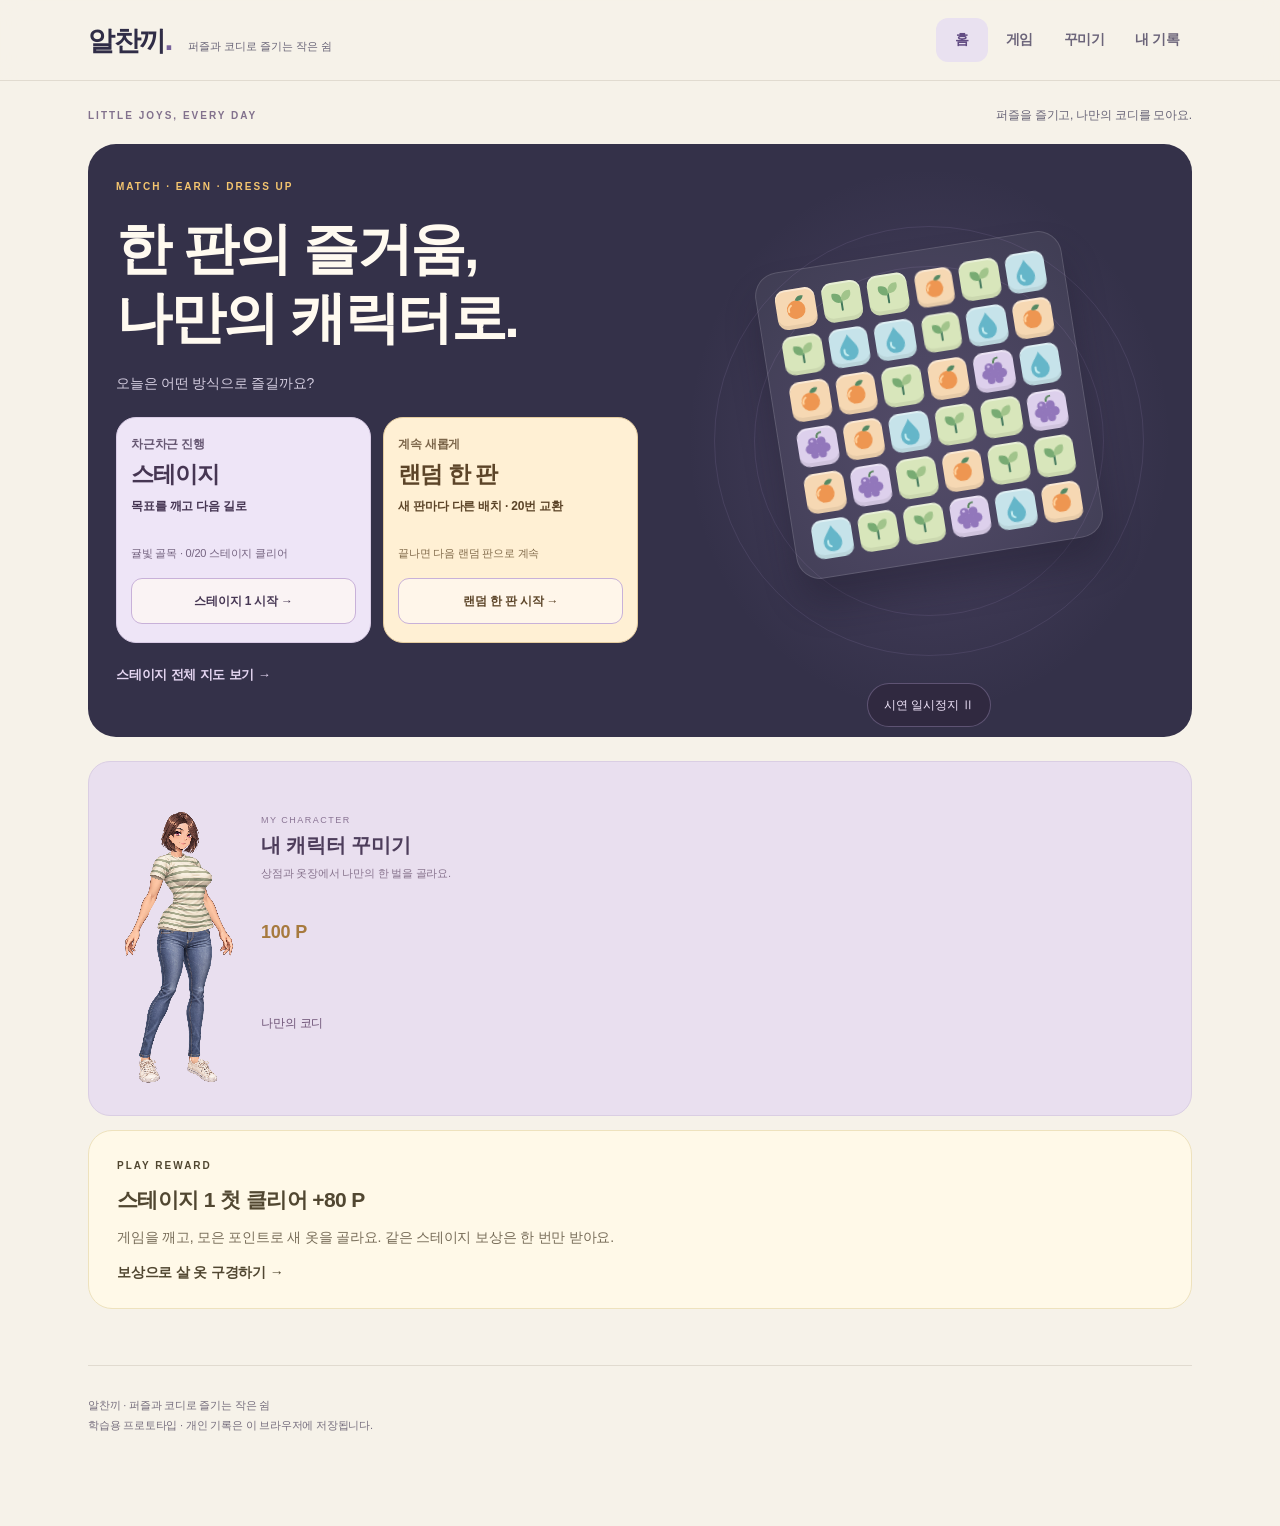
<file: docs/index.html>
<!doctype html>
<html lang="ko"><head><meta charset="utf-8"><meta name="viewport" content="width=device-width, initial-scale=1"><meta name="theme-color" content="#353047"><link rel="stylesheet" href="./avatar.css"><link rel="stylesheet" href="./avatar-cel.css"><link rel="stylesheet" href="./avatar-raster.css?canvas=20261122-shoes1"><link rel="stylesheet" href="./avatar-quality.css"><link rel="stylesheet" href="./journey.css"><link rel="stylesheet" href="./daily.css"><link rel="stylesheet" href="./playground.css"><meta name="description" content="알찬끼에서 별빛 배달 여행과 3매치 퍼즐을 즐기고, 모은 포인트로 나만의 캐릭터를 꾸며보세요."><title>알찬끼 · 퍼즐과 코디로 즐기는 작은 쉼</title>
<style>
:root{--bg:#f6f5ef;--ink:#203e34;--muted:#728078;--line:#dce1d6;--green:#ddebce;--orange:#edb979}*{box-sizing:border-box}html{scroll-behavior:smooth;scroll-padding-top:90px}body{margin:0;background:var(--bg);color:var(--ink);font-family:system-ui,-apple-system,'Segoe UI',sans-serif}button,input{font:inherit}button,a{-webkit-tap-highlight-color:transparent}button{cursor:pointer}a{color:inherit;text-decoration:none}header{position:sticky;top:0;z-index:5;background:#f6f5eff5;border-bottom:1px solid var(--line)}.bar{max-width:1160px;margin:auto;display:flex;justify-content:space-between;align-items:center;padding:19px 28px}.logo{font-size:29px;font-weight:900;letter-spacing:-2px}.logo span{font-size:11px;letter-spacing:2px;margin-left:12px;font-weight:500}nav{display:flex;gap:24px;font-size:14px}nav a:hover{color:#56834b}main{max-width:1160px;margin:auto;padding:0 28px}section{margin:48px 0 64px}.hero{display:grid;grid-template-columns:1.2fr 1fr;gap:40px;align-items:center;margin:50px 0}.eyebrow{font-size:11px;letter-spacing:2px;font-weight:700;color:#6c8268}.hero h1{font-size:clamp(38px,5.1vw,65px);line-height:1.22;letter-spacing:-3px;margin:20px 0}.hero p{color:var(--muted);line-height:1.9;font-size:15px}.hero-art{position:relative;overflow:hidden;border-radius:160px 160px 24px 24px;height:300px;background:#e7ead9;display:flex;align-items:flex-end;justify-content:center}.sun{width:95px;height:95px;border-radius:50%;background:#efbd7b;position:absolute;top:38px;right:70px}.hill{width:400px;height:250px;border-radius:50%;background:#a8bea0;position:absolute;bottom:-135px;left:-60px;transform:rotate(20deg)}.hill.second{background:#72977b;bottom:-165px;left:80px;width:450px}.plant{z-index:1;font-size:112px;filter:saturate(.6);margin-bottom:16px}.art-caption{position:absolute;left:24px;top:28px;font-size:12px;line-height:1.6}.pill{display:inline-block;background:white;border:1px solid var(--line);padding:8px 13px;border-radius:30px;font-size:12px}.section-head{display:flex;align-items:baseline;justify-content:space-between;gap:12px;margin-bottom:22px}h2{font-size:25px;letter-spacing:-1px;margin:0}h3{letter-spacing:-.6px}.small{font-size:12px;color:var(--muted)}.cards{display:grid;grid-template-columns:repeat(3,1fr);gap:16px}.card{background:#fff;border:1px solid var(--line);border-radius:18px;padding:24px}.card .icon{width:56px;height:56px;display:grid;place-items:center;font-size:29px;border-radius:15px;background:#f0f3e7;margin-bottom:22px}.tag{font-size:11px;color:#78886e}.card h3{font-size:19px;line-height:1.5;margin:12px 0}.card p,details{font-size:14px;color:#64766b;line-height:1.85}.card details{border-top:1px solid var(--line);padding-top:14px}.card summary{cursor:pointer;color:var(--ink);font-size:13px}.card details p{margin-bottom:0}.split{display:grid;grid-template-columns:1fr 1fr;gap:22px}.panel{background:#fff;border:1px solid var(--line);border-radius:22px;padding:28px}.goal{background:#eaf0e2}.fields{display:grid;grid-template-columns:1fr 1fr;gap:14px;margin:22px 0}label{font-size:12px;display:block}input{width:100%;border:1px solid #d1dccc;border-radius:9px;background:#ffffffbf;padding:12px;margin-top:7px;color:var(--ink);min-width:0}input:focus{outline:2px solid #648b55}.primary,.secondary{border:0;border-radius:10px;padding:12px 18px;font-size:13px;background:var(--ink);color:#fff}.secondary{background:#edf1e6;color:var(--ink)}.stats{display:grid;grid-template-columns:1fr 1fr;gap:16px;margin:25px 0}.stats strong{display:block;font-size:24px;margin-top:8px;letter-spacing:-1px}.progress{height:9px;background:#d4decc;border-radius:10px;overflow:hidden}.progress div{height:100%;background:#5b8153;transition:width .3s}.note{font-size:11px;line-height:1.8;color:#73816e}.game-panel{background:#203e34;color:#f7faee;display:flex;flex-direction:column}.game-panel .small,.game-panel .note{color:#b6c6ba}.game-stats{display:flex;justify-content:space-between;margin:20px 0 16px;font-size:12px}.game-stats b{font-size:21px;display:block;margin-top:5px}.board{touch-action:manipulation;display:grid;grid-template-columns:repeat(7,1fr);gap:5px;background:#163027;padding:10px;border-radius:15px;width:min(100%,350px);margin:auto}.tile{touch-action:manipulation;aspect-ratio:1;border:0;border-radius:9px;font-size:clamp(18px,3vw,27px);display:grid;place-items:center;padding:0;transition:transform .12s,opacity .15s;background:#e6edd8}.tile[data-v="1"]{background:#f8d5b1}.tile[data-v="2"]{background:#e4dcf5}.tile[data-v="3"]{background:#c2dfdd}.tile[data-v="4"]{background:#f3eab2}.tile.selected{outline:3px solid #f4ba64;outline-offset:0;transform:scale(.92)}.tile.pop{opacity:0;transform:scale(.4)}.tile:focus-visible{outline:3px solid #fbaf51}.game-actions{display:flex;gap:10px;justify-content:center;margin-top:12px}.game-actions button{padding:10px 14px;border:1px solid #607c6b;border-radius:8px;background:transparent;color:#fff;font-size:12px}#game-message{min-height:38px;text-align:center;font-size:12px;line-height:1.6;margin:13px 0 0}.strip{border-radius:18px;background:#efdfc9;padding:28px;display:flex;align-items:center;justify-content:space-between;gap:20px}.strip p{font-size:14px;line-height:1.8;margin-bottom:0}.strip strong{font-size:20px}footer{max-width:1104px;margin:0 auto;padding:28px 0 90px;border-top:1px solid var(--line);font-size:11px;color:var(--muted);line-height:1.8}.bottom-nav{display:none}button:focus-visible,a:focus-visible,summary:focus-visible{outline:3px solid #dc9a48;outline-offset:4px}@media(max-width:700px){.bar{padding:14px 20px}.logo{font-size:26px}.logo span{font-size:9px}nav{gap:15px;font-size:12px}main{padding:0 18px}.hero{grid-template-columns:1fr;gap:24px;margin:32px 0 40px}.hero h1{letter-spacing:-2px}.hero-art{height:180px;border-radius:90px 90px 18px 18px}.plant{font-size:85px;margin:0}.sun{width:65px;height:65px;top:20px}.hero p{font-size:14px}.cards,.split{grid-template-columns:1fr}.card{padding:22px}.card .icon{float:right;margin:0 0 10px 12px}.card h3{margin-top:10px}.panel{padding:23px}section{margin:36px 0 44px}.section-head{align-items:flex-start}h2{font-size:22px}.section-head .small{max-width:125px;text-align:right;line-height:1.6}.strip{padding:24px}.strip>span{display:none}.board{gap:5px}.tile{font-size:25px}footer{margin:0 18px}.bottom-nav{display:flex;position:fixed;bottom:0;left:0;right:0;z-index:6;justify-content:space-around;background:#fffef9f5;border-top:1px solid var(--line);padding:14px 5px calc(14px + env(safe-area-inset-bottom));font-size:12px}}@media(prefers-reduced-motion:reduce){html{scroll-behavior:auto}*{transition:none!important}}

/* Each navigation destination is a separate view; hidden panels keep their state. */
[hidden]{display:none!important}
body[data-view] .split{display:contents}
body[data-view] #fire,body[data-view] #play{max-width:650px;margin:38px auto 56px}
body[data-view] main{min-height:calc(100svh - 230px)}
nav a{padding:9px 12px;border-radius:22px;transition:background .15s}
nav a[aria-current="page"]{background:#ddebce;color:#203e34;font-weight:750}
.bottom-nav a[aria-current="page"]{background:#eaf0e2}
@media(max-width:700px){nav{gap:4px}nav a{padding:8px 10px}body[data-view] #fire,body[data-view] #play{margin-top:24px}.bottom-nav{gap:0}}

.feed-heading{margin:30px 0 18px}.feed-feature{background:#eaf0e2}.external-card{display:flex;flex-direction:column}.external-card h3{flex:1}.source-link{font-size:13px;font-weight:700;display:block;margin-top:18px}.feed-meta{font-size:11px;line-height:1.8;color:var(--muted)}.feed-status{font-size:12px;line-height:1.8;color:#63735e;margin:12px 0 24px}.external-card a:hover{text-decoration:underline}

#community{max-width:820px;margin:38px auto 56px}.community-notice{background:#eaf0e2;border:1px solid #d1dfc4;border-radius:14px;padding:18px;line-height:1.8;font-size:13px}.community-toolbar{display:flex;justify-content:space-between;gap:12px;margin:22px 0;align-items:center}.community-toolbar input{margin:0;max-width:420px}.post-list{display:grid;gap:12px}.post-row{text-align:left;width:100%;border:1px solid var(--line);border-radius:14px;padding:20px;background:white;color:var(--ink)}.post-row:hover{border-color:#7b9a68}.post-row strong{display:block;font-size:17px;line-height:1.6;margin:8px 0;overflow-wrap:anywhere}.post-meta{font-size:12px;color:var(--muted);line-height:1.8}.post-badge{font-size:10px;background:#edf1e6;border-radius:5px;padding:3px 7px;margin-right:8px}.community-form{display:grid;gap:16px}.community-form input,.community-form textarea,.community-form select{background:#fafbf6;border:1px solid var(--line);border-radius:9px;padding:12px;width:100%;color:var(--ink);font:inherit;margin-top:7px}.community-form textarea{resize:vertical;min-height:150px;line-height:1.7}.community-form .comment-text{min-height:80px}.community-actions{display:flex;gap:10px;flex-wrap:wrap;margin:18px 0}.post-body{white-space:pre-wrap;overflow-wrap:anywhere;line-height:1.9;font-size:15px;margin:24px 0 30px}.post-detail-title{overflow-wrap:anywhere;font-size:25px;line-height:1.5}.comment-row{padding:18px 0;border-bottom:1px solid var(--line)}.comment-row p{white-space:pre-wrap;overflow-wrap:anywhere;line-height:1.8;font-size:14px}.delete-small{border:0;background:transparent;color:#965640;font-size:12px;padding:8px}.empty-state{padding:30px;text-align:center;color:var(--muted);font-size:14px;line-height:1.8}#community-status{min-height:24px;line-height:1.7;color:#7d502c;font-size:13px}.community-title{margin:12px 0}.community-error{color:#8b3f2d}@media(max-width:700px){#community{margin-top:24px}.community-toolbar{align-items:stretch}.community-toolbar .primary{white-space:nowrap}.post-row{padding:17px}.community-detail{padding:20px}.bottom-nav a{font-size:11px;padding:9px 7px}}@media(max-width:450px){.logo span{display:none}.bar nav a{font-size:12px;padding:8px 9px}.bar{padding:14px 18px}}
.hero,.strip{display:none!important}</style><link rel="stylesheet" href="./mobile.css"><link rel="stylesheet" href="./meals.css"><link rel="stylesheet" href="./meal-solo.css"><link rel="stylesheet" href="./fire.css"><link rel="stylesheet" href="./fire-life.css"><link rel="stylesheet" href="./hub.css"><link rel="stylesheet" href="./cart.css"><link rel="stylesheet" href="./soft-theme.css"><link rel="stylesheet" href="./menu-focus.css"><link rel="stylesheet" href="./play-modes.css"><link rel="stylesheet" href="./puzzle-presentation.css"><link rel="stylesheet" href="./home-motion.css"><link rel="stylesheet" href="./collection.css"><link rel="stylesheet" href="./play-upgrades.css"><link rel="stylesheet" href="./puzzle-objectives.css"></head><body class="soft-theme" data-view="home">
<header><div class="bar"><a class="logo" href="#home">알찬끼<b class="brand-dot">.</b><span>퍼즐과 코디로 즐기는 작은 쉼</span></a><nav aria-label="메인 메뉴"><a href="#home">홈</a><a href="#arcade">게임</a><a href="#avatar">꾸미기</a><a href="#read">내 기록</a></nav></div></header>
<main>
<section id="home" class="meal-home" aria-labelledby="meal-home-heading">
<div class="soft-home-head"><span class="soft-kicker">LITTLE JOYS, EVERY DAY</span><p>퍼즐을 즐기고, 나만의 코디를 모아요.</p></div>
<div class="soft-game-hero"><div class="soft-game-copy"><span class="soft-kicker">MATCH · EARN · DRESS UP</span><h1 id="meal-home-heading">한 판의 즐거움,<br>나만의 캐릭터로.</h1><p class="play-choice-intro">오늘은 어떤 방식으로 즐길까요?</p><div class="play-mode-grid" aria-label="플레이 방식 선택">
<a class="play-mode-card play-mode-stage" data-menu-journey-action href="#challenge?journey=1"><span class="play-mode-eyebrow">차근차근 진행</span><strong>스테이지</strong><span class="play-mode-rule">목표를 깨고 다음 길로</span><span class="play-mode-status" data-menu-journey-summary>스테이지 1부터 시작해요.</span><span class="play-mode-action" data-menu-journey-label>스테이지 1 시작</span></a>
<a class="play-mode-card play-mode-random" data-menu-score-action href="#challenge?mode=score"><span class="play-mode-eyebrow">계속 새롭게</span><strong>랜덤 한 판</strong><span class="play-mode-rule">새 판마다 다른 배치 · 20번 교환</span><span class="play-mode-status" data-menu-score-summary>끝나면 다음 랜덤 판으로 계속</span><span class="play-mode-action" data-menu-score-label>랜덤 한 판 시작 →</span></a>
</div><a class="play-mode-map" href="#journey">스테이지 전체 지도 보기 →</a></div><div class="soft-game-visual"><div class="soft-orbit one" aria-hidden="true"></div><div class="soft-orbit two" aria-hidden="true"></div><div class="soft-preview" aria-hidden="true"></div><button class="home-demo-control" type="button" hidden>시연 일시정지 Ⅱ</button></div></div>
<div class="collection-wish" data-wish-target></div><div class="home-game-paths"><a class="avatar-entry" href="#avatar"><span data-home-avatar aria-hidden="true"></span><span><small>MY CHARACTER</small><strong>내 캐릭터 꾸미기</strong><span>상점과 옷장에서 나만의 한 벌을 골라요.</span></span><b data-avatar-balance>100 P</b><span class="collection-home-badge" id="home-region-badge"></span></a><a class="next-reward-card" href="#avatar"><span class="soft-kicker">PLAY REWARD</span><strong data-menu-reward>첫 스테이지를 깨면 +80 P</strong><p data-menu-reward-copy>모은 포인트로 상점에서 새 옷을 골라요.</p><span class="reward-link">보상으로 살 옷 구경하기 →</span></a></div></section>
<section id="saved-meals" class="meal-saved" hidden aria-labelledby="saved-meal-heading"><span class="meal-eyebrow">MY LITTLE TABLE</span><h1 id="saved-meal-heading" tabindex="-1">다음에 또 먹고 싶은 한 끼.</h1><p class="meal-form-info">저장한 아이디어, 먹어본 한 끼, 직접 쓴 기록을 모아봐요. 모두 이 브라우저에만 저장됩니다.</p><div id="solo-journal" class="solo-journal"></div><div class="record-context"><a href="#meal-archive">← 이전 식사 도구</a><a href="#meal-compose">＋ 내 레시피 쓰기</a></div><div class="meal-saved-tabs" role="group" aria-label="내 식탁 분류"><button id="meal-tab-saved" type="button" aria-pressed="true">저장한끼</button><button id="meal-tab-cooked" type="button" aria-pressed="false">먹어본 한끼</button><button id="meal-tab-mine" type="button" aria-pressed="false">내 기록</button></div><p id="meal-saved-count" class="meal-results" role="status"></p><div id="meal-saved-grid" class="meal-grid"></div><p id="meal-saved-status" class="meal-local-status" role="status" aria-live="polite"></p></section>
<section id="meal-archive" hidden class="meal-home" aria-labelledby="meal-archive-heading"><a class="back-home" href="#read">← 내 기록</a><h1 id="meal-archive-heading">이전 식사 도구</h1><p class="small">메인에서 제외한 도구입니다. 기존 개인 기록과 예시를 이곳에서만 확인합니다.</p><div class="hub-grid"><a class="hub-card food" href="#cart"><span class="hub-icon" data-soft-icon="bowl"></span><h2>장보기 조합 계산</h2><p id="hub-food-summary">포장 단위 구매비로 여러 끼 조합 계산</p><span class="hub-go">조합 계산하기 →</span></a></div><div class="home-progress"><p id="solo-home-summary"></p><a href="#saved-meals">내 식탁 보기 →</a></div><div class="home-food-actions"><button id="browse-meals" class="secondary" type="button">한끼 예시 구경 ↓</button><a href="#saved-meals">♡ 저장한 한끼</a><a href="#meal-compose">＋ 내 레시피 쓰기</a></div><details class="home-price-guide"><summary>식사 예시와 가격 기준</summary><p>밥·기름·양념을 포함한 사용량 원가입니다. 예시 단가는 시장 조사 가격이 아니며 실제 구매처·제품에 따라 달라집니다. 처음 포장 단위로 사는 비용은 상세에서 따로 확인할 수 있어요. 예시 이미지는 AI 일러스트입니다.</p></details><div id="meal-feed"><div class="meal-section-head"><h2>한 끼 아이디어 구경</h2><p>기획 예시 4개 · 가정 단가 · AI 일러스트. 내 레시피도 함께 모입니다.</p></div><div class="meal-filters"><label class="meal-search">어떤 재료가 남았나요?<input id="meal-search" type="search" maxlength="80" placeholder="두부, 계란, 참치… 재료나 메뉴 검색"></label><label class="meal-sort-label">둘러보는 순서<select id="meal-sort"><option value="recommended">기본순 (내 기록 먼저)</option><option value="cheap">1인분 비용 낮은순</option><option value="quick">조리시간 짧은순</option></select></label></div><div class="meal-chips" role="group" aria-label="한끼 필터"><button id="meal-filter-all" type="button" aria-pressed="true">전체 보기</button><button id="meal-filter-budget" type="button" aria-pressed="false">3천 원 이하</button><button id="meal-filter-fast" type="button" aria-pressed="false">10분 이내</button><button id="meal-filter-clear" type="button">검색·필터 초기화 ↻</button></div><p id="meal-result-count" class="meal-results" role="status"></p><div id="meal-feed-grid" class="meal-grid"></div><p id="meal-home-status" class="meal-local-status" role="status" aria-live="polite"></p></div></section>
<section id="meal" class="meal-detail" hidden aria-labelledby="meal-detail-title"><a id="meal-detail-back" class="meal-detail-back" href="#meal-archive">← 한끼 구경</a><div id="meal-missing" class="meal-empty" hidden>이 한끼를 찾지 못했어요. 직접 작성한 기록은 작성한 기기의 브라우저에서만 볼 수 있습니다.<br><a class="meal-button" href="#meal-archive">한끼 구경으로</a></div><div id="meal-detail-content"><div class="meal-detail-top"><div id="meal-detail-image" class="meal-detail-image"></div><div><span id="meal-detail-type" class="meal-eyebrow"></span><h1 id="meal-detail-title" class="meal-detail-title"></h1><p id="meal-detail-description" class="meal-detail-description"></p><div id="meal-detail-tags"></div><div id="meal-detail-price" class="meal-detail-price"></div><p id="meal-detail-source" class="meal-price-explanation"></p><div class="meal-actions"><button id="meal-detail-save" class="meal-button" type="button" aria-pressed="false">♡ 저장하기</button><button id="solo-log-trigger" class="meal-button solo-log-launch" type="button">오늘 식사 기록</button><button id="meal-detail-cooked" class="meal-button light" type="button" aria-pressed="false">먹어봤어요</button><button id="meal-detail-share" class="meal-button outline" type="button">한끼 정보 공유 ↗</button></div><p id="meal-detail-status" class="meal-local-status" role="status" aria-live="polite"></p></div></div><div class="meal-detail-grid"><article class="meal-panel"><h2>재료도, 계산도 펼쳐봐요.</h2><label class="meal-portion-control">준비할 분량<select id="meal-detail-portions" aria-label="준비할 인분"></select></label><table class="meal-cost-table"><thead><tr><th>재료</th><th>사용량</th><th>사용량 원가</th></tr></thead><tbody id="meal-ingredients"></tbody><tfoot id="meal-cost-total"></tfoot></table><p class="meal-price-explanation">재료별 비용은 1원, 합계·1인분 원가는 10원 단위 반올림한 추정값입니다. 조리 에너지·도구·배송비는 제외했습니다. 미리 지은 밥 기준 조리시간이며, 쌀은 조리 전 사용량으로 계산합니다.</p><div id="meal-purchase-cost" class="meal-purchase"></div></article><article class="meal-panel"><h2>이렇게 한 그릇.</h2><ol id="meal-detail-steps" class="meal-steps"></ol><div id="meal-detail-tip" class="meal-tip"></div><p class="meal-plain-small">재료와 제품에 따라 맛과 간이 달라집니다. 실제 사용할 제품의 성분을 확인해주세요.</p></article></div><p id="meal-detail-author" class="meal-plain-small"></p><button id="meal-detail-delete" type="button" class="meal-danger" hidden>내 기기에서 이 기록 삭제</button><p id="meal-share-status" class="meal-share-status" role="status"></p><div id="meal-share-copy" class="share-copy" hidden></div></div></section>
<section id="cart" class="cart-page" hidden aria-labelledby="cart-heading"><span class="meal-eyebrow">MY REAL SHOPPING PLAN</span><h1 id="cart-heading">몇 끼를 먹을지 정하면,<br>살 포장까지 계산해요.</h1><p class="cart-lead">재료를 함께 쓰는 식사 조합을 비교해 장보기 상품 합계와 남는 양을 계산합니다.</p><div class="cart-tools"><a href="#meal-lab">메뉴 하나만 가볍게 고르기</a><a href="#saved-meals">내 식탁</a></div><p class="cart-provenance">기획 예시 10개 · 예시 포장 가격 · 실제 매장 최저가/직접 조리 검증 자료가 아닙니다. 가격과 보유 수량을 맞추면 내 기준으로 계산할 수 있어요.</p><div id="cart-active" class="cart-active" hidden></div><form id="cart-form" class="cart-form" novalidate><div class="cart-main-fields"><label>이번 장보기 한도 (원)<input id="cart-budget" type="number" min="0" max="10000000" step="1" value="50000" inputmode="numeric"></label><label>준비할 저녁 식사 (끼)<input id="cart-meals" type="number" min="1" max="7" step="1" value="7" inputmode="numeric"></label></div><details id="cart-settings" class="cart-settings"><summary>인원·조리시간·반복·추가 비용</summary><div class="fields"><label>한 끼 인원 (명)<input id="cart-people" type="number" min="1" max="4" step="1" value="1"></label><label>같은 메뉴 최대 (번)<input id="cart-repeat" type="number" min="1" max="7" step="1" value="2"></label><label>레시피 기준 조리시간 상한 (분)<input id="cart-minutes" type="number" min="1" max="120" step="1" value="20"></label><label>배송·장보기 추가 비용 (원)<input id="cart-fee" type="number" min="0" max="1000000" step="1" value="0"></label></div><p class="cart-note">추가 비용은 구매할 포장이 있을 때 한 번 더합니다. 조리시간은 미리 지은 밥을 쓰는 예시이며 인원 증가 시간은 반영하지 않습니다.</p></details><details id="cart-inventory" class="cart-settings"><summary>집에 있는 재료 · 포장 가격 바꾸기 <span id="cart-owned-summary"></span></summary><p class="cart-note">쌀은 조리 전 g, 기름·간장은 ml 기준입니다. 개·봉은 정수, g·ml는 소수 한 자리까지 입력하세요. 같은 단위로 비교하며 임의로 변환하지 않습니다.</p><label class="cart-search-label">재료 찾기<input id="cart-search" type="search" placeholder="쌀, 두부, 계란…" maxlength="40"></label><div id="cart-item-rows" class="cart-item-rows"></div><p class="cart-note">‘빼기’를 켜면 그 재료가 들어간 예시를 모두 제외합니다. 실제 제품의 성분·알레르기 표시는 별도로 확인해주세요.</p></details><button id="cart-solve" type="submit" class="primary">식사 조합과 장바구니 계산</button><p class="cart-note">쌀·기름·양념도 재고가 0이면 포장 구매비에 포함합니다. 영양 균형·보관 안전·재료의 신선도를 판정하는 도구는 아닙니다.</p></form><p id="cart-status" class="cart-status" role="status" aria-live="polite"></p><div id="cart-results" class="cart-results" hidden></div><div id="cart-history" class="cart-history"></div><p class="cart-note">설정·진행 중인 계획·이전 계획 6개는 이 브라우저에만 저장합니다. 계산은 기기 안에서 실행하며 재료·가격을 외부로 보내지 않습니다.</p></section><section id="meal-lab" class="solo-lab" hidden aria-labelledby="solo-heading"><div class="cart-tools"><a href="#cart">← 여러 끼 장보기 조합 계산</a></div><span class="meal-eyebrow">MY SMALL KITCHEN</span><h1 id="solo-heading" tabindex="-1">오늘 뭐 먹지?<br>내 재료에서 시작해요.</h1><p class="solo-intro">고민은 짧게, 식탁은 알차게. 예시 4개와 직접 만든 레시피 안에서 골라요. 새로운 레시피를 생성하는 AI 기능은 아닙니다.</p><div class="solo-layout"><form id="solo-picker-form" class="solo-panel"><h2>지금 내 부엌은요.</h2><label>있는 재료 이름 (쉼표로 구분)<input id="solo-pantry" maxlength="1200" placeholder="두부, 계란, 양배추"></label><label class="solo-check"><input id="solo-staples" type="checkbox"><span>쌀·식용유·간장·소금·설탕·참깨는 있어요</span></label><div class="solo-settings-row"><label>1인분 사용량 원가<select id="solo-budget"><option value="2000">2천 원 이하</option><option value="2500">2,500원 이하</option><option value="3000" selected>3천 원 이하</option><option value="5000">5천 원 이하</option><option value="0">제한 없음</option></select></label><label>조리시간<select id="solo-minutes"><option value="10">10분 이내</option><option value="15" selected>15분 이내</option><option value="30">30분 이내</option><option value="0">제한 없음</option></select></label></div><label class="solo-check"><input id="solo-only-saved" type="checkbox"><span>저장한 한끼에서만 고르기</span></label><button class="meal-button" type="submit">오늘 한끼 골라보기 🎲</button><p class="solo-hint">재료는 이름으로만 비교해요. 수량·신선도는 직접 확인해주세요. 있는 재료도 사용량 원가에 포함합니다. 예시 가격은 실제 매장 조사 가격이 아닙니다.</p></form><div class="solo-pick-stage"><div class="solo-pick-header"><span class="meal-eyebrow">TODAY’S LITTLE CHOICE</span><h2>이런 한 끼는 어때요?</h2></div><div id="solo-pick" class="solo-pick-body"></div></div></div><p id="solo-status" class="solo-status" role="status"></p><div class="solo-panel solo-plan"><h2>다음 세 끼, 미리 챙겨두기</h2><p class="solo-hint">뽑은 메뉴를 최대 3개 담아요. 정해진 날짜나 출석 없이, 내 속도로 준비하세요.</p><div id="solo-plan-list" class="solo-plan-list"></div><div id="solo-plan-summary"></div></div><p class="solo-hint">재료·계획·식사 일지는 이 브라우저에만 저장됩니다. 브라우저 데이터를 지우면 사라집니다. 메뉴가 부족하면 <a href="#meal-compose">내 레시피를 추가</a>해보세요.</p></section><section id="meal-compose" class="meal-compose" hidden aria-labelledby="meal-compose-heading"><span class="meal-eyebrow">MY PROUD LITTLE MEAL</span><h1 id="meal-compose-heading">이 한 끼, 꽤 알찼어요.</h1><p class="meal-form-info">가격만큼 맛과 만족도도 함께 남겨요. 현재는 내 브라우저에만 저장되는 기록이며 다른 사용자에게 공개되지 않습니다.</p><form id="meal-form" class="meal-form"><div class="meal-panel"><h2>어떤 한 끼였나요?</h2><div class="meal-form-grid"><label class="full">한끼 이름<input id="meal-form-title" maxlength="60" placeholder="예: 남은 두부로 만든 든든한 덮밥" required></label><label>기록할 이름<input id="meal-form-author" maxlength="20" placeholder="예: 알찬 새싹"></label><label>식사 종류<select id="meal-form-category"><option>집밥</option><option>간편식</option><option>도시락</option></select></label><label>총 몇 인분인가요?<input id="meal-form-servings" type="number" min="1" max="20" step="1" value="1" required></label><label>조리시간 (분)<input id="meal-form-minutes" type="number" min="1" max="240" step="1" value="10" required></label><label class="full">비용 기준일<input id="meal-form-date" type="date" required></label><label class="full">이 한 끼의 뿌듯한 점<textarea id="meal-form-note" maxlength="500" placeholder="남은 재료를 썼다거나, 생각보다 맛있었다거나. 작은 자랑도 좋아요."></textarea></label><label class="full">사진 (선택)<input id="meal-form-photo" type="file" accept="image/jpeg,image/png,image/webp"></label></div><p class="meal-form-info">JPG·PNG·WebP, 최대 4MB. 사진은 브라우저에서 크기를 줄여 이 기기에 저장합니다. 외부 서버로 보내지 않습니다.</p><img id="meal-photo-preview" class="meal-photo-preview" alt="선택한 식사 사진 미리보기" hidden><button id="meal-photo-clear" type="button" class="meal-button light" hidden>사진 빼기</button><p id="meal-photo-status" class="meal-form-status" role="status"></p></div>
<div class="meal-panel"><h2>먹은 만큼의 재료비를 적어요.</h2><p class="meal-form-info">아래 비용은 위에 적은 <strong>총 인분 전체</strong>에 사용한 금액입니다. 포장 가격 전체가 아니라 사용한 양으로 환산해 주세요. 집에 있던 밥·기름·양념도 넣으면 비교하기 좋아요. 무료로 받은 재료의 0원 표기는 메모에 이유를 남겨주세요.</p><div id="meal-ingredient-rows" class="ingredient-rows"></div><button id="meal-add-ingredient" type="button" class="meal-button light" style="margin-top:15px">재료 한 줄 추가 ＋</button><div id="meal-form-total" class="meal-form-total" aria-live="polite"></div></div>
<div class="meal-panel"><h2>따라 먹는 방법도 알려주세요.</h2><label>조리법 · 한 줄에 한 단계<textarea id="meal-form-steps" maxlength="4000" placeholder="밥을 준비하고 두부를 썰어요.&#10;팬에 기름을 두르고 두부를 구워요." required></textarea></label><label style="display:block;margin-top:18px">내가 찾은 작은 팁 (선택)<textarea id="meal-form-tip" maxlength="300" placeholder="다음에 만들 때 기억하고 싶은 팁을 남겨주세요."></textarea></label></div><p id="meal-form-status" class="meal-form-status" role="status" aria-live="polite"></p><div class="meal-actions"><button id="meal-submit" type="submit" class="meal-button">내 기기에 한끼 저장하기</button><a href="#meal-archive" class="meal-button outline">구경으로 돌아가기</a></div><p class="meal-form-info">최대 20개 기록을 저장할 수 있습니다. 브라우저 데이터를 지우면 사진·기록도 사라집니다. 아직 계정·공유 데이터베이스는 연결하지 않았어요.</p></form></section>
<p id="view-announcement" class="screen-reader-only" role="status" aria-live="polite"></p>
<section id="arcade" class="playground" hidden aria-labelledby="arcade-heading">
<div class="play-intro"><span class="play-brand">PLAY YOUR WAY</span><h1 id="arcade-heading">게임</h1><p>차근차근 스테이지 · 계속 즐기는 랜덤 한 판</p></div>
<div class="play-mode-grid" aria-label="플레이 방식 선택">
<a class="play-mode-card play-mode-stage" data-menu-journey-action href="#challenge?journey=1"><span class="play-mode-eyebrow">차근차근 진행</span><strong>스테이지</strong><span class="play-mode-rule">목표를 깨고 다음 길로</span><span class="play-mode-status" data-menu-journey-summary>스테이지 1부터 시작해요.</span><span class="play-mode-action" data-menu-journey-label>스테이지 1 시작</span></a>
<a class="play-mode-card play-mode-random" data-menu-score-action href="#challenge?mode=score"><span class="play-mode-eyebrow">계속 새롭게</span><strong>랜덤 한 판</strong><span class="play-mode-rule">새 판마다 다른 배치 · 20번 교환</span><span class="play-mode-status" data-menu-score-summary id="score-hub-record">끝나면 다음 랜덤 판으로 계속</span><span class="play-mode-action" data-menu-score-label>랜덤 한 판 시작 →</span></a>
</div><a class="play-mode-map" href="#journey">스테이지 전체 지도 보기 →</a><details id="game-more-modes" class="game-options"><summary>다른 도전 · 오늘의 퍼즐과 연습</summary><p class="menu-option-note">날짜별 같은 판에 도전하거나, 원하는 규칙을 골라 연습해요.</p><div class="feature-game"><div class="feature-copy"><span class="eyebrow">TODAY’S LITTLE CHALLENGE</span><h2>오늘의 퍼즐</h2><p>오렌지를 모으고, 번개를 만들고, 얼음을 깨고.<br>읽어야 할 설명 대신, 바로 해보는 한 판.</p><a id="home-daily-start" class="primary" href="#challenge?stage=1">오늘의 퍼즐 바로 하기 →</a><p id="home-daily-status" class="home-daily-status" role="status"></p><a id="home-continue" class="home-continue" href="#challenge" hidden>마지막 판 이어하기 →</a><div class="feature-meta"><span>🍊 3매치</span><span>❄ 목표 수집</span><span>⏱ 시간 제한 없음</span></div></div><div class="feature-art" role="img" aria-label="과일과 별, 번개가 놓인 컬러 퍼즐 보드"><div class="mini-board" aria-hidden="true"><span class="mini-piece">🍊</span><span class="mini-piece">⭐</span><span class="mini-piece">🍇</span><span class="mini-piece">🌱</span><span class="mini-piece">💧</span><span class="mini-piece spark">⚡</span><span class="mini-piece">🍊</span><span class="mini-piece">🍇</span><span class="mini-piece">🌱</span><span class="mini-piece">💧</span><span class="mini-piece">⭐</span><span class="mini-piece">🍊</span><span class="mini-piece">🍇</span><span class="mini-piece">🌱</span><span class="mini-piece">💧</span><span class="mini-piece">⭐</span></div><span class="art-label">A LITTLE MATCH. A BIG LITTLE WIN.</span></div></div>
<div class="home-cards"><article class="panel"><span class="eyebrow">FIVE LITTLE STOPS</span><h2 style="margin-top:14px">다섯 정거장, 다른 한 수.</h2><p class="small" style="line-height:1.8">처음이라면 1번부터. 원하는 곳에서 바로 시작해도 좋아요.</p><div id="home-stage-list" class="home-stage-list"></div><p id="home-puzzle-progress" class="home-progress"></p></article></div>
<article class="panel challenge-history" aria-labelledby="history-heading"><div class="section-head"><h2 id="history-heading">최근 7일 도전</h2><span class="small">놓친 날도 언제든</span></div><p>날짜를 골라 한 판 더. 오늘 못 했어도 괜찮아요.</p><div id="challenge-history" class="history-days"></div><p id="challenge-history-summary" class="history-note"></p><p class="history-note">별과 진행은 내 브라우저의 개인 기록입니다. 다른 사용자와 비교하지 않습니다.</p></article></details><details class="lab-experiments"><summary>다른 규칙도 체험해 보기 · 기믹 도전</summary><div class="lab-feature"><div><span class="soft-kicker">NEW SPECIAL PLAYGROUND</span><h2>로켓이 날고,<br>판이 움직이는 20수.</h2><p>회오리·성장 폭탄·충전 스킬과 포털을 한 판에.</p></div><a class="soft-play-button" href="#lab">기믹 도전 시작 →</a></div></details><div class="record-context"><a href="#avatar">모은 포인트로 캐릭터 꾸미기 →</a></div><p class="play-test-note">로그인 없이 바로 즐겨요. 스테이지별 진행과 별 기록은 이 브라우저에만 저장됩니다. 오늘의 도전은 한국 날짜별로 같은 시작 보드와 채움 순서를 사용하며 자유롭게 재도전할 수 있습니다.</p>
</section>
<section id="avatar" class="avatar-screen" hidden aria-labelledby="avatar-title"><div class="avatar-heading"><a class="back-home" href="#arcade">← 게임</a><span class="soft-kicker">MY LITTLE CHARACTER</span></div><div class="avatar-title-row"><div><h1 id="avatar-title">내 코디 · 옷장</h1><p id="avatar-title-copy">가만히 있어도, 오래 보고 싶은 캐릭터.</p></div><div class="avatar-wallet"><small>꾸미기 포인트</small><strong><span id="avatar-points">100</span> <span>P</span></strong></div></div><div id="avatar-quality" class="avatar-quality"><div class="avatar-quality-canvas"><span class="avatar-quality-badge">정지 원화 · 기본 코디</span><img data-quality-master class="avatar-quality-full" alt="라일락 여행자 기본 코디 원화" width="1024" height="1536" loading="lazy" decoding="async"><button id="avatar-quality-zoom" type="button" aria-haspopup="dialog">원본 크게 보기 ⛶</button></div><div class="avatar-quality-details"><span class="soft-kicker">LILAC TRAVELER · ART MASTER 01</span><h2>라일락 여행자</h2><p class="avatar-quality-lead">섬세한 눈빛과 머릿결,<br>옷의 주름과 소재까지.</p><div class="avatar-quality-face"><img data-quality-master alt="기본 캐릭터 얼굴 디테일" width="1024" height="1536" loading="lazy" decoding="async"></div><p class="avatar-quality-caption">AI 제작 원화 · 얼굴과 머릿결 확대</p><div class="avatar-quality-note"><strong>초기 디자인을 확인하는 원화입니다.</strong><p>디자인 참고용 원화로, 현재 저장된 착장과 별도입니다. 실제 착장은 내 코디·옷장에서 확인할 수 있습니다.</p><a href="#avatar?view=wardrobe">구매한 옷과 저장된 착장 열기 →</a></div><p id="avatar-quality-status" role="status"></p></div></div><dialog id="avatar-quality-dialog" class="avatar-quality-dialog" aria-labelledby="avatar-quality-dialog-title"><div class="avatar-quality-dialog-head"><h2 id="avatar-quality-dialog-title">기본 코디 · 정지 원화</h2><button id="avatar-quality-close" type="button" autofocus aria-label="원화 확대 닫기">닫기 ✕</button></div><img data-quality-master alt="기본 코디 전신 정지 원화" width="1024" height="1536" loading="lazy" decoding="async"><p>원화 품질 확인용 기본 코디 · 보유 의상 적용과는 별도입니다.</p></dialog><div id="avatar-legacy" hidden><div id="avatar-layout-anchor" aria-hidden="true"></div><div class="avatar-layout"><div class="avatar-dressing"><div class="avatar-room"><span class="avatar-room-window" aria-hidden="true">✦</span><span id="avatar-preview-label" class="avatar-preview-label">저장된 내 모습</span><button id="avatar-zoom" class="avatar-zoom" type="button" aria-haspopup="dialog">확대 ⛶</button><div id="avatar-stage" class="avatar-stage"></div><span class="avatar-podium" aria-hidden="true"></span></div><div class="avatar-motion-controls" role="group" aria-label="캐릭터 동작"><button type="button" data-avatar-pose="idle" aria-pressed="true">자연스럽게</button><button type="button" data-avatar-pose="wave" aria-pressed="false">인사</button><button type="button" data-avatar-pose="victory" aria-pressed="false">승리</button></div><p class="avatar-art-credit">AI 제작 일러스트 · 의상별 원화 레이어 합성</p><div class="avatar-stage-actions"><button id="avatar-preview-cancel" type="button" hidden>미리보기 취소</button><button id="avatar-remove" type="button" hidden>벗기</button></div><details class="avatar-base-look"><summary>기본 모습 바꾸기 · 무료</summary><p>피부 톤</p><div id="avatar-skins" class="avatar-look-options"></div><p>표정</p><div id="avatar-faces" class="avatar-look-options"></div></details></div><div class="avatar-shopping"><div class="avatar-tabs" aria-label="상점과 옷장 선택"><button type="button" data-avatar-tab="shop" aria-pressed="true">상점</button><button type="button" data-avatar-tab="wardrobe" aria-pressed="false">내 옷장</button><span id="avatar-owned-count"></span></div><div id="avatar-slots" class="avatar-slots" aria-label="꾸미기 부위"></div><div class="avatar-shop-tools"><label>이 부위에서 검색<input id="avatar-search" type="search" maxlength="60" placeholder="이름으로 찾기"></label><label>보여줄 의상<select id="avatar-availability"><option value="all">전체</option><option value="affordable">지금 구매 가능</option><option value="unowned">미보유</option></select></label><label>정렬<select id="avatar-sort"><option value="catalog">기본 순서</option><option value="price-up">낮은 가격순</option><option value="price-down">높은 가격순</option><option value="name">이름순</option></select></label></div><h2 id="avatar-list-title">꾸미기 상점</h2><div id="avatar-items" class="avatar-items"></div><div id="avatar-empty" class="avatar-empty" hidden><p>조건에 맞는 의상이 없어요. 검색어나 필터를 바꿔보세요.</p><button id="avatar-empty-shop" type="button">상점에서 구경하기 →</button></div><p id="avatar-status" role="status" aria-live="polite"></p><div id="avatar-item-detail" class="avatar-item-detail"><div><h3 id="avatar-item-name"></h3><p id="avatar-item-description"></p></div><div class="collection-item-actions"><button id="avatar-wish" type="button">♡ 목표 의상으로 찜</button><button id="avatar-item-action" type="button">아이템 선택</button></div></div></div></div><section class="outfit-export" aria-labelledby="outfit-export-title"><h2 id="outfit-export-title">내 코디 카드</h2><label>카드에 넣을 이름<input id="outfit-card-name" maxlength="20" placeholder="나의 별빛 코디"></label><button id="outfit-export-button" type="button">저장된 코디 이미지 만들기</button><p id="outfit-export-status" role="status"></p><div id="outfit-export-preview" hidden></div></section><div class="collection-management"><details class="collection-looks"><summary>내 코디 저장 · 불러오기</summary><p id="collection-look-note">보유한 옷으로 만든 코디를 3개까지 저장해요.</p><label>코디 이름<input id="collection-look-name" maxlength="30" placeholder="예: 산책하는 날"></label><div id="collection-looks"></div></details><details class="collection-prizes"><summary>여행 기념 배경 · 장식</summary><div id="collection-backgrounds"></div></details></div><dialog id="avatar-zoom-dialog" class="avatar-zoom-dialog" aria-labelledby="avatar-zoom-title"><div class="avatar-zoom-heading"><h2 id="avatar-zoom-title">내 코디 크게 보기</h2><button id="avatar-zoom-close" type="button" autofocus aria-label="확대 보기 닫기">닫기 ✕</button></div><div id="avatar-zoom-stage" class="avatar-stage avatar-zoom-stage"></div><p>원화 레이어를 합성한 코디 · 미리보기는 구매나 저장이 아닙니다.</p></dialog></div><details class="avatar-earning"><summary>포인트는 어떻게 모으나요?</summary><p>첫 꾸미기 선물 100P · 여행 스테이지 첫 통과 80P · 일반 스테이지와 날짜별 도전 첫 통과 50P · 새로운 랜덤 판 완주 40~80P(점수에 따라) · 기믹 판 완주 50P.</p><p>같은 판 보상은 한 번만 받아요. 같은 판 재시작·새로고침으로 중복 지급되지 않습니다. 새 랜덤 판·기믹 판으로 계속 모을 수 있어요. 이전에 끝낸 판은 저장된 완료 결과를 다시 열면 처음 한 번 보상을 받을 수 있어요.</p></details><p id="avatar-save-note" class="small"></p><p class="small">이 브라우저에서만 쓰는 게임용 포인트입니다. 현금 구매·환전·다른 사용자와의 거래는 없습니다.</p><details id="avatar-reference-menu" class="avatar-reference-menu"><summary>캐릭터 디자인 참고</summary><nav class="avatar-view-switch" aria-label="캐릭터 화면 선택"><a href="#avatar?view=reference" data-avatar-view="reference">디자인 원화</a><a href="#avatar?view=wardrobe" data-avatar-view="wardrobe">내 코디 · 옷장</a><a href="./avatar-3d.html">3D 제작 시안</a></nav></details></section>
<section id="journey" class="journey-screen" hidden aria-labelledby="journey-title">
<a class="avatar-journey-link" href="#avatar"><span data-avatar-mini aria-hidden="true"></span><span>내 캐릭터 꾸미기</span><b data-avatar-balance>100 P</b></a><div class="journey-topline"><a class="back-home" href="#arcade">← 게임</a><span class="journey-series-label">STORY JOURNEY</span></div>
<div class="journey-cover"><div class="journey-cover-copy"><span class="soft-kicker">A LETTER, A LITTLE LIGHT</span><h1 id="journey-title">별빛 배달 여행</h1><p>한 번의 매치, 한 걸음의 여행.</p><p id="journey-progress" role="status"></p></div><img class="journey-cover-art" src="./journey-art.svg" alt="모아와 두리가 편지를 배달하는 창작 일러스트" width="640" height="240"></div>
<a id="journey-continue" class="journey-continue" href="#challenge?journey=1"><span><small id="journey-current-label">다음 배달</small><strong id="journey-current-title">첫 번째 편지</strong><span id="journey-current-copy">이어서 여행하기</span></span><b aria-hidden="true">→</b></a>
<div class="journey-browser"><div class="journey-region-picker"><label for="journey-region-select">지역 둘러보기<select id="journey-region-select"></select></label><a id="journey-current" href="#journey">현재 위치 ↗</a></div><div class="journey-region-nav"><a id="journey-region-prev" aria-label="이전 지역">←</a><span id="journey-region-position"></span><a id="journey-region-next" aria-label="다음 지역">→</a></div></div>
<div id="journey-region-prize" class="collection-region-prize"></div><div id="journey-map"></div><div id="journey-page-nav" class="journey-page-nav" hidden><a id="journey-page-prev">← 앞 구간</a><span id="journey-page-label"></span><a id="journey-page-next">다음 구간 →</a></div>
<div id="journey-level-preview" class="journey-level-preview" aria-live="polite"></div>
<p id="journey-save-status" class="small"></p><p id="journey-catalog-note" class="small"></p></section>
<section id="challenge" class="puzzle-screen" hidden aria-labelledby="puzzle-title"><div class="puzzle-top"><div><h1 id="puzzle-title">오렌지 급행</h1><p id="puzzle-subtitle" class="small"></p></div></div><div id="puzzle-restart-notice" class="restart-notice" role="status" aria-live="polite" hidden><span>새 판을 열었어요. 잘못 누르셨나요?</span><button id="puzzle-cancel-restart" type="button" class="secondary">다시 시작 취소 ↶</button></div><div class="puzzle-box"><div id="puzzle-goals" class="puzzle-goals"><div id="puzzle-collection-goal"><span class="puzzle-goal-label" id="puzzle-target-icon">수집 목표</span><strong id="puzzle-collected">0 / 9</strong><div class="goal-track"><div id="puzzle-goal-fill"></div></div></div><div class="ice-stat" id="puzzle-ice-wrap"><span class="puzzle-goal-label">❄ 얼음 깨기</span><strong id="puzzle-ice">0 / 0</strong></div><div><span class="puzzle-goal-label">남은 이동</span><strong id="puzzle-moves">12</strong></div></div><div id="puzzle-mission" class="puzzle-mission" hidden></div><p id="puzzle-turn-note" class="puzzle-turn-note" hidden></p><div id="score-chase" class="score-chase" hidden><span></span><div><i></i></div></div><div id="puzzle-board" class="puzzle-board" aria-label="6행 6열 목표 수집 퍼즐"></div><p id="puzzle-live" class="puzzle-live" role="status" aria-live="polite">두 이웃 조각을 눌러 바꿔보세요.</p><button id="puzzle-reopen-result" type="button" hidden>결과 다시 보기</button><div class="puzzle-controls"><button id="puzzle-hint" type="button">힌트 ↗</button><button id="puzzle-undo" type="button" disabled>한 수 되돌리기 ↶</button><button id="puzzle-new-round" type="button" hidden>새 랜덤 판 ↗</button><button id="puzzle-restart" type="button">같은 판 다시 ↻</button><span id="puzzle-score" class="pill" style="background:transparent;border-color:#667989">0점</span></div></div>
<div id="puzzle-result" class="puzzle-result" hidden><span id="puzzle-result-icon" style="font-size:35px"></span><h2 id="puzzle-result-title" tabindex="-1"></h2><div id="puzzle-stars" class="puzzle-stars" aria-label="이번 판 별 기록"></div><p id="puzzle-result-copy"></p><div id="puzzle-result-objectives" class="puzzle-result-objectives" hidden><ul aria-label="이번 판 목표"></ul><p></p></div><div id="puzzle-avatar-reward" class="avatar-game-reward" hidden></div><div class="collection-wish" data-wish-target></div><div id="puzzle-region-prize" class="collection-finish-prize" hidden></div><p id="puzzle-best" class="puzzle-best"></p><details class="score-history-details" id="puzzle-score-history" hidden><summary>최근 점수 변화</summary><div data-score-history></div></details><div class="result-actions"><button id="puzzle-result-undo" type="button" class="primary" hidden>마지막 한 수 다시 고르기 ↶</button><a id="puzzle-next" class="primary" href="#challenge?stage=2">다음 정거장 →</a><button id="puzzle-retry" type="button" class="secondary">다른 수로 다시</button><button id="puzzle-share" type="button" class="secondary">결과·퍼즐 링크 공유</button></div><p id="puzzle-share-status" class="small" role="status"></p><div id="puzzle-share-copy" class="share-copy" hidden></div></div>
<div class="puzzle-context"><a class="back-home" href="#arcade">← 게임</a><p id="journey-scene" class="journey-scene" hidden></p><div id="puzzle-stages" class="stage-pills" aria-label="퍼즐 선택"></div></div><details class="puzzle-help"><summary>조작 방법과 특수 조각 조합 보기</summary><div class="special-recipes" aria-label="특수 조각 만드는 법"><span><b>4개 직선</b>가로·세로 번개</span><span><b>T·L자</b>주변 폭탄</span><span><b>5개 직선</b>무지개 구슬</span></div><p>랜덤 한 판은 유효한 교환 20번의 합계 점수를 겨룹니다. 매치 없는 교환은 이동을 쓰지 않고, 목표 조각을 모아도 일찍 끝나지 않습니다. 새 판은 4종 조각과 연쇄 친화적인 채움 규칙을 사용합니다. 저장된 이전 판은 기존 규칙을 유지합니다. 점수·진행·최고 기록은 내 브라우저에만 저장됩니다. 새로운 판의 배치에 따라 얻기 쉬운 점수는 달라질 수 있어요.</p><p>이웃한 조각 둘을 누르거나 조각을 옆으로 밀어 바꾸고 같은 모양 3개 이상을 이어요. 매치가 없으면 이동을 쓰지 않습니다. 키보드는 방향키로 이동하고 Enter로 선택할 수 있어요.</p><p>4개 가로·세로 매치 → ↔·↕ 해당 방향 번개 / T·L자 교차 매치 → ✦ 3×3 폭탄 / 5개 이상 직선 → ◎ 무지개 구슬. 무지개를 일반 조각과 바꾸면 그 색을 모두 지워요. 다른 폭발에 맞으면 가장 많은 색을 지웁니다. 특수 조각은 옆 조각과 바꾸거나 다른 매치에 휘말리면 발동해요. 얼음은 그 자리에 있는 조각을 지우면 깨집니다.</p><p>번개+번개 → 십자 / 번개+폭탄 → 3행·3열 십자 / 폭탄+폭탄 → 5×5 / 무지개+번개·폭탄 → 같은 색 전체를 특수 조각으로 바꿔 연속 발동 / 무지개+무지개 → 보드 전체 제거. 가장자리의 범위는 보드 안에서만 적용됩니다.</p><p>목표 조각을 모으고 얼음까지 모두 깨면 통과! 한 수 되돌리기는 바로 전 이동 1회만 복원하며 통과한 판에는 사용할 수 없어요. 남은 이동이 절반 이상이면 별 3개, 1/4 이상이면 2개, 그보다 적으면 1개예요. 시간 제한은 없습니다. 같은 스테이지는 같은 시작 보드로 재도전할 수 있어요.</p></details><p id="puzzle-save-status" class="puzzle-save-status" role="status"></p></section>
<section id="lab" class="puzzle-screen lab-screen" hidden aria-labelledby="lab-title">
<a class="back-home" href="#arcade">← 게임 선택</a><div class="puzzle-top"><div><span class="eyebrow">SPECIAL PLAYGROUND</span><h1 id="lab-title">특수 기믹 도전</h1><p class="small">20수 · 로켓과 회오리, 충전 스킬까지 · 시간 제한 없음</p></div></div>
<div class="lab-route-links"><a href="#challenge?mode=score">랜덤 한 판 →</a><a href="#challenge?stage=1">스테이지 연습 →</a></div>
<div id="lab-restart-notice" class="restart-notice" hidden><span>같은 판으로 다시 시작했어요.</span><button id="lab-cancel-restart" type="button" class="secondary">다시 시작 취소 ↶</button></div>
<div class="puzzle-box"><div class="puzzle-goals"><div><span class="puzzle-goal-label">이번 점수</span><strong id="lab-puzzle-collected">0점</strong></div><div><span class="puzzle-goal-label">장애물 내구도 제거</span><strong id="lab-puzzle-ice">0 / 10</strong></div><div><span class="puzzle-goal-label">남은 수</span><strong id="lab-puzzle-moves">20</strong></div></div>
<div class="lab-charge"><div><strong>스킬 에너지</strong><span id="lab-charge-value">0 / 100</span></div><div id="lab-charge-track" class="goal-track" role="progressbar" aria-label="스킬 에너지" aria-valuenow="0" aria-valuemin="0" aria-valuemax="100"><div id="lab-charge-fill"></div></div><div class="lab-skills"><button type="button" data-lab-tool="link" disabled aria-pressed="false">⌁ 연결 빔</button><button type="button" data-lab-tool="vortex" disabled aria-pressed="false">◉ 회오리</button><button type="button" data-lab-tool="growth" disabled aria-pressed="false">✹ 성장 폭탄</button></div><button id="lab-cancel-tool" type="button" class="lab-cancel-tool" hidden>스킬 선택 취소</button></div>
<div id="lab-puzzle-board" class="puzzle-board" aria-label="기믹 도전 6행 6열 게임판"></div><p id="lab-puzzle-live" class="puzzle-live" role="status" aria-live="polite"></p>
<div class="puzzle-controls"><button id="lab-hint" type="button">힌트 ↗</button><button id="lab-undo" type="button" disabled>한 행동 되돌리기 ↶</button><button id="lab-restart" type="button">같은 판 다시 ↻</button><button id="lab-new" type="button">새로운 판 ↗</button><span id="lab-puzzle-score" class="pill" style="background:transparent;border-color:#667989">0점</span></div></div>
<div id="lab-result" class="puzzle-result" hidden><span class="soft-kicker">ROUND COMPLETE</span><h2 id="lab-result-title" tabindex="-1"></h2><p id="lab-result-copy"></p><div id="lab-avatar-reward" class="avatar-game-reward" hidden></div><div class="collection-wish" data-wish-target></div><p id="lab-result-best" class="puzzle-best"></p><div class="result-actions"><button id="lab-next" type="button" class="primary">새로운 기믹 판 →</button><button id="lab-share" type="button" class="secondary">내 결과 공유</button></div><p id="lab-share-status" role="status" class="small"></p><div id="lab-share-copy" class="share-copy" hidden></div></div>
<details class="puzzle-help"><summary>새 조각과 기믹 사용법</summary><p>2×2 정사각형 매치로 ➤ 유도 로켓을 만듭니다. 이웃과 교환하거나 폭발에 맞으면 장애물·특수 조각을 우선 찾아 타격합니다. 6개 직선 매치는 ⌁ 연결 폭탄: 조각을 누른 뒤 원하는 다른 칸을 고르면 두 점 사이를 지웁니다.</p><p>6칸 이상이 연결된 T·L자 매치는 ◉ 회오리: 주변 8칸의 배치를 회전시킵니다. 2연쇄 이후의 4개 직선 매치는 ✹ 성장 폭탄: 옆에서 매치할 때마다 1~3단계로 커지고, 교환·폭발로 발동하면 3×3·5×5·7×7 범위를 지웁니다. 범위는 보드 안으로 제한됩니다. 기존 번개·폭탄·무지개 조각도 함께 사용할 수 있어요. 여러 모양이 겹치면 6개·5개 직선과 정사각형을 우선합니다.</p><p>상자는 내구도 2이며 옆 매치나 직접 폭발로 부숩니다. 사슬은 해당 조각의 교환과 낙하를 막고 매치·폭발로 끊습니다. 상자와 사슬은 이동하지 않습니다. 화살표 줄의 컨베이어와 한 쌍의 포털은 유효한 교환마다 한 번 조각을 이동시켜 새 매치를 만들 수 있습니다.</p><p>매치·특수 발동으로 에너지 100을 모으면 연결 빔(시작·끝 두 칸), 회오리(중심 한 칸), 성장 폭탄 설치(일반 조각 한 칸) 중 하나를 직접 고릅니다. 스킬은 이동을 쓰지 않지만 해당 스킬의 연쇄로 에너지가 다시 차지는 않습니다. 잘못된 위치나 선택 취소에는 에너지를 쓰지 않습니다.</p><p>20수를 마치면 남은 특수 조각이 차례로 터지며 보너스 점수를 정산합니다. 도중에 화면을 나가거나 새로고침해도 정산된 점수가 중복 지급되지 않습니다. 새로운 판과 기믹 최고 기록은 일반 점수 모드와 별도이며 이 브라우저에만 저장됩니다.</p></details><p id="lab-save-status" class="puzzle-save-status" role="status"></p>
</section>
<section id="story" class="story-screen" hidden aria-labelledby="story-heading"><a class="back-home" href="#arcade">← 쉬는 틈</a><div class="story-cover"><span class="eyebrow">틈 / 1분 선택극</span><h1 id="story-heading">퇴사를 결심했더니<br>재택 제안이 왔다.</h1><div class="story-badges"><span>1화 완결</span><span>선택 2번</span><span>결말 4개</span></div><p class="small">정답은 없어요. 나라면 어떻게 할지 골라보세요.</p></div><article id="story-scene" class="story-scene"><div class="scene-caption" id="story-scene-time"></div><div class="scene-person"><span class="scene-avatar" id="story-avatar"></span><strong id="story-speaker"></strong><span class="small" id="story-step" tabindex="-1"></span></div><p id="story-text" class="scene-text"></p><div class="scene-message" id="story-message"></div><div id="story-choices" class="story-choices"></div><button id="story-previous" class="story-back" type="button">← 이전 선택으로</button><div id="story-ending" hidden><h2 id="story-ending-title" class="story-ending"></h2><span id="story-ending-badge" class="ending-badge"></span><p id="story-punch" class="ending-punch"></p><div class="result-actions"><button id="story-replay" type="button" class="primary">다른 선택 해보기 ↻</button><button id="story-share" type="button" class="secondary">내 결말 공유</button></div><p id="story-share-status" class="small" role="status"></p><div id="story-share-copy" class="share-copy" hidden></div></div></article><aside class="ending-collection"><h3 id="ending-count">발견한 결말 0 / 4</h3><p class="small">발견한 결말을 누르면 바로 다시 볼 수 있어요.</p><div id="ending-items" class="ending-items"></div></aside><p id="story-save-status" class="story-save-status" role="status"></p><p class="play-test-note">직접 쓴 창작 이야기입니다. 실제 인물·회사와 무관합니다. 다음 회차 공개 일정은 아직 정해지지 않았어요.</p></section>
<section id="read" hidden aria-labelledby="record-hub-heading"><span class="meal-eyebrow">MY LITTLE RECORDS</span><h1 id="record-hub-heading" tabindex="-1">내 기록</h1><p class="hub-lead">스테이지와 꾸미기, 이 브라우저에 쌓인 나의 기록이에요.</p><div class="record-hub home-tools"><a href="#avatar"><span>✦</span><div><h2>내 캐릭터와 옷장</h2><p data-menu-outfit-summary="">모은 포인트와 구매한 옷, 저장한 착장</p></div></a><a href="#journey"><span>✉</span><div><h2>스테이지 진행</h2><p data-menu-progress="">완료한 스테이지와 다음 여행 이어가기</p></div></a><a href="#arcade"><span>🎮</span><div><h2>다시 게임하기</h2><p>스테이지 · 랜덤 한 판</p></div></a></div><details class="score-history-details"><summary>내 최근 10판 점수</summary><div data-score-history></div></details><details class="home-secondary" id="life-tools"><summary>생활 도구 · 읽을거리</summary><div class="soft-section-head"><h2>생활도 내 속도로</h2><span>필요할 때 꺼내 쓰는 도구</span></div><div class="hub-grid" aria-label="생활 도구"><a class="hub-card goal" href="#fire"><span class="hub-icon" data-soft-icon="leaf"></span><h2>나의 FIRE 목표</h2><p id="hub-fire-summary">세 금액으로 목표까지 남은 시간 확인</p><span class="hub-go">목표 계산 →</span></a><a class="hub-card living" href="#fire-life"><span class="hub-icon" data-soft-icon="wallet"></span><h2>월 예산으로 살기</h2><p id="hub-life-summary">생활비 기준표와 가상 한 달</p><span class="hub-go">생활 그려보기 →</span></a></div><div class="soft-section-head"><h2>가볍게 둘러보기</h2><span>놀이 너머의 작은 즐거움</span></div><div class="soft-discover"><a class="soft-journal-card" href="./journal/"><span data-soft-icon="book"></span><div><span class="soft-kicker">LITTLE JOURNAL</span><h2>덜 쓰고도,<br>좋아하는 하루.</h2><p>식사와 여가, 소비에 관한 짧은 생활 이야기</p></div><span class="soft-arrow" aria-hidden="true">↗</span></a></div>
<a href="#fire-life" data-journal-target="life-journal" class="life-record-link"><span>🏡</span><div><h2>가상 생활 기록</h2><p id="hub-life-records">내가 살아본 가상 한 달</p></div></a></details><details class="record-storage"><summary>내 기록은 어디에 저장되나요?</summary><p>모든 개인 기록은 현재 브라우저에 저장됩니다. 로그인·기기 간 동기화는 없으며 브라우저 데이터를 지우면 사라집니다.</p></details></section>
<section id="fire-life" class="fire-life" hidden aria-labelledby="life-heading"><span class="eyebrow">A MONTH OF LITTLE FREEDOMS</span><h1 id="life-heading" tabindex="-1">월 200만 원,<br>이렇게 나눠 써볼까요?</h1><p class="fire-intro">월 예산 하나로 생활비 기준표를 보고, 그 안에서 한 달을 살아보세요.</p><div class="fire-switch"><a href="#fire">← 목표 계산</a><a href="#fire-life" aria-current="page">가상 한 달 살기</a></div><p class="life-fiction">창작 생활 시뮬레이션 · 성인 1인 · 실제 시세/생활비 조사가 아닙니다.</p><div class="life-layout"><div class="life-budget-panel"><label for="life-budget">이번 달 쓸 수 있는 돈 (세후 · 만 원)</label><input id="life-budget" type="number" min="1" max="10000" step="0.01" value="200"><button id="life-start" type="button" class="secondary life-start">이 예산으로 한 달 살기 ↓</button><div class="life-presets" role="group" aria-label="월 예산 예시"><button type="button" data-budget="100">100만</button><button type="button" data-budget="150">150만</button><button type="button" data-budget="200">200만</button><button type="button" data-budget="300">300만</button></div><div id="life-allocation" class="life-allocation"></div><h2 class="life-wallet-heading">이 기준으로 살아보면</h2><div id="life-wallet" class="life-wallet" aria-live="polite"></div><p class="life-wallet-note">추가 지출은 예비비부터 사용해요. 예비비와 지출을 두 번 더하지 않습니다.</p></div><div><div id="life-stage" class="life-stage"></div><p id="life-status" class="fire-status" role="status"></p></div></div><div id="life-journal" class="life-journal"></div><p class="fire-note">가상 생활 기록은 최근 12개를 이 브라우저에 보관합니다. 실제 가계부·건강/생활 수준 평가가 아닙니다.</p></section><section class="split"><div class="panel goal fire-panel" id="fire" hidden><span class="eyebrow">MY SMALL FREEDOM</span><h1>내 자산으로,<br>언제쯤 자유로워질까?</h1><p class="fire-intro">세 금액만 넣고, 목표까지 남은 시간을 보세요.</p><div class="fire-switch"><a href="#fire" aria-current="page">목표 계산</a><a href="#fire-life">가상 한 달 살기 →</a></div><form id="fire-quick-form" class="fire-quick-form"><label>지금 투자 가능한 자산 <span>만 원</span><input id="quick-assets" type="number" min="0" max="100000000" step="any" placeholder="예: 10000 = 1억 원" required></label><label>매달 더 투자할 돈 <span>만 원</span><input id="quick-saving" type="number" min="0" max="1000000" step="any" placeholder="예: 150" required></label><label>FIRE 후 월 생활비 (오늘 기준) <span>만 원</span><input id="quick-expense" type="number" min="1" max="1000000" step="any" value="200" required></label><p id="quick-assumptions" class="fire-note"></p><details id="quick-settings" class="fire-method"><summary>수익률·계산 가정 바꾸기</summary><div class="fields"><label>가정 연 수익률 (%)<input id="quick-return" type="number" min="-99" max="100" step="any" value="5" required></label><label>생활비 물가 상승률 (%)<input id="quick-inflation" type="number" min="0" max="20" step="any" value="2" required></label><label>연 인출률 (%)<input id="quick-withdrawal" type="number" min="1" max="10" step="any" value="4" required></label></div><p class="fire-note">월말 추가 투자·환율 고정·세금/수수료 제외, 최대 60년 계산. 인출률은 수익률이 아니며 목표 도달은 은퇴 가능 보장이 아닙니다.</p></details><button type="submit" class="primary">목표까지 얼마나 남았을까?</button></form><div id="quick-result" class="quick-result" hidden><span>지금 가정대로라면</span><strong id="quick-years"></strong><p id="quick-summary"></p><div class="quick-track"><div id="quick-progress"></div></div><p id="quick-target"></p><small>세금·수수료 제외. 미래 수익·은퇴 가능을 보장하지 않습니다.</small><a id="quick-life-link" class="secondary" href="#fire-life">그 생활비로 한 달 살아보기 →</a></div><p id="quick-status" class="fire-status" role="status"></p><details id="fire-advanced" class="fire-advanced"><summary>내 주식·ETF로 더 정확히 계산하기 <span>선택</span></summary><p class="fire-note">티커별 수익률을 따로 적용합니다. 간편 계산과 각각 저장되며, 같은 돈을 현금과 주식에 중복 입력하지 마세요.</p><form id="goal-form"><div class="fields"><label>목표 월 생활비 · 오늘 기준 (만 원)<input id="expense" type="number" min="1" max="1000000" step="1" value="200" required></label><label>연 인출률 (%)<input id="rate" type="number" min="1" max="10" step="0.1" value="4" required></label><label>연 생활비 물가 상승률 (%)<input id="fire-inflation" type="number" min="0" max="20" step="0.1" value="2" required></label><label>계산 기간 (년)<input id="fire-horizon" type="number" min="1" max="60" step="1" value="40" required></label></div><h2>주식·ETF 포트폴리오</h2><p class="fire-note">로그인 없이 티커를 등록하고 <b>종목 정보 조회</b>를 눌러보세요. 종목명·참고 가격·최대 30년 과거 CAGR을 가져옵니다. 국내 코스피는 005930 또는 005930.KS, 코스닥은 247540.KQ처럼 입력하세요. 현재 원화·달러 종목을 지원합니다.</p><p class="fire-note">조회 시 공개 중계 서비스 <a href="https://cors.dev/" target="_blank" rel="noopener noreferrer">cors.dev</a>를 통해 Yahoo Finance에 티커만 보냅니다. 보유 수량·평가액·생활비는 보내지 않습니다. 비공식 공개 조회라 연결 실패·지연이 있을 수 있습니다.</p><p class="fire-note">모든 금액은 현재 환율로 바꾼 <b>원화 만 원</b> 단위예요. 거주 주택 등 인출할 수 없는 자산과 부채는 제외한 투자 가능 순자산을 넣으세요. 종목과 현금에 같은 돈을 중복 입력하지 마세요.</p><div id="fire-holdings"></div><button id="fire-add" type="button" class="secondary">＋ 티커 추가 (최대 10개)</button><details class="fire-method"><summary>어떤 과거 수익률을 쓰나요?</summary><p>배당·분할 조정주가의 시작·끝 값으로 CAGR = (끝 값 ÷ 시작 값)^(1 ÷ 실제 연수) − 1을 계산합니다. 최근 최대 30년이며 이력이 짧으면 실제 기간만 사용합니다. 단순 연 수익률 평균이나 지수 대체 수익률을 자동 적용하지 않습니다.</p><p>기본 저장 자료는 SPY, QQQ, VTI, VOO, SCHD, AAPL, MSFT, 005930.KS, 069500.KS입니다. 다른 티커도 종목 정보 조회로 가져올 수 있어요. 자료가 없거나 1년 미만이면 직접 연 수익률을 입력하거나 해당 티커의 Date·Adj Close 열이 있는 CSV를 가져오세요. CSV의 진위·배당 조정 여부는 직접 확인해야 합니다. 파일은 외부로 보내지 않습니다.</p><p><a href="https://help.yahoo.com/kb/SLN28256.html" target="_blank" rel="noopener noreferrer">Yahoo 조정주가 기준 ↗</a> · <a href="https://www.investor.gov/financial-tools-calculators/calculators/compound-interest-calculator" target="_blank" rel="noopener noreferrer">Investor.gov 복리 계산 ↗</a></p></details><h2>현금·그 밖의 투자 가능 자산</h2><div class="fields"><label>현재 평가액 (만 원)<input id="assets" type="number" min="0" max="100000000" step="1" value="10000" required></label><label>월 추가 금액 (만 원)<input id="saving" type="number" min="0" max="1000000" step="1" value="150" required></label><label>가정 연 수익률 (%)<input id="fire-cash-rate" type="number" min="-99" max="100" step="0.01" value="0" required></label></div><p id="fire-totals" class="fire-totals"></p><button class="primary" type="submit">복리 계산하고 내 기기에 저장</button><p id="fire-status" class="fire-status" role="status"></p></form><div id="fire-results" hidden><div class="stats"><div><span class="small">현재 생활비 기준 목표</span><strong id="target">—</strong></div><div><span class="small">기본 가정 최초 목표 도달</span><strong id="years">—</strong></div></div><div class="progress" role="progressbar" aria-label="FIRE 목표 달성률" aria-valuemin="0" aria-valuemax="100" aria-valuenow="0"><div id="progress"></div></div><p id="goal-message" class="small" role="status"></p><div id="fire-scenarios" class="fire-scenarios"></div><h2 id="fire-chart-title">시간에 따른 자산 경로</h2><div id="fire-chart"></div><p id="fire-end-summary" class="fire-note"></p><details class="fire-method"><summary>연도별 계산표 보기</summary><div class="fire-table-wrap"><table class="fire-table"><thead><tr><th>경과</th><th>자산</th><th>누적 원금</th><th>물가 반영 목표</th><th>오늘 구매력 자산</th></tr></thead><tbody id="fire-annual"></tbody></table></div></details></div><p class="fire-note">종목별 매월 말 추가 투자, 연 수익률을 유효 월 수익률로 환산, 배당 재투자·환율 고정·리밸런싱 없음 가정입니다. 생활비와 목표는 물가에 따라 함께 늘어나고 월 투자액은 고정됩니다. 세금·매매 수수료·환전 비용·연금·인출 후 잔고는 계산하지 않습니다. 과거 ETF 수익률에는 운용 비용이 이미 반영되어 있을 수 있습니다.</p><p class="fire-note">과거 수익률은 미래 수익을 보장하지 않습니다. 세 경로는 일정한 수익률의 가정 비교이며 확률·예측 범위가 아닙니다. ±3%p는 주식·ETF 항목에만 적용하며 연 수익률은 −99~100% 범위로 제한합니다. 급락과 은퇴 후 인출 순서 위험을 계산하지 않아 목표 도달이 은퇴 가능 판정은 아닙니다. 인출률은 투자 수익률이 아닙니다. 입력은 이 브라우저에만 저장됩니다.</p></details></div>
<div class="panel game-panel" id="play" hidden><span class="eyebrow" style="color:#a8c18d">TAKE A LITTLE BREAK</span><h2 style="margin-top:12px">한 정거장 매치</h2><p class="small">이웃한 두 조각을 눌러 바꾸고, 같은 모양 3개를 모아요.</p><div class="game-stats"><div>점수<b id="score">0</b></div><div>남은 이동<b id="moves">20</b></div><div>내 최고 기록<b id="best">0</b></div></div><div class="board" id="board" aria-label="7행 7열 매치 게임"></div><p id="game-message" role="status" aria-live="polite">20번의 이동, 얼마나 모을 수 있을까요?</p><div class="game-actions"><button id="hint" type="button">힌트 보기</button><button id="restart" type="button">새 게임 ↻</button></div><p class="note" style="text-align:center">시간 제한 없이 천천히 · 매치가 없으면 이동은 그대로</p></div></section>
<section id="community" hidden aria-labelledby="community-heading">
<span class="eyebrow">SHARE A LITTLE FREEDOM</span><h2 id="community-heading" class="community-title">함께 가는 FIRE</h2><p class="small">오늘의 절약, 작은 고민, 나만의 자유를 나눠요.</p>
<div class="community-notice"><strong>체험용 게시판 · 이 기기에만 저장됩니다</strong><br>다른 사용자에게 글과 댓글이 공유되지 않습니다. 같은 브라우저에서만 볼 수 있고, 브라우저 데이터를 지우면 사라집니다. 예시 글은 실제 사용자의 글이 아닙니다.</div>
<p id="community-status" role="status" aria-live="polite"></p>
<div id="community-list-view"><div class="community-toolbar"><input id="post-search" type="search" placeholder="제목·내용 검색" aria-label="게시글 검색" maxlength="100"><button id="open-compose" class="primary" type="button">글쓰기 ＋</button></div><p id="post-count" class="small"></p><div id="post-list" class="post-list"></div></div>
<div id="community-compose" class="panel" hidden><h3 tabindex="-1" id="compose-heading">나의 이야기 쓰기</h3><p class="small">개인정보는 적지 말아주세요. 글은 최대 30개까지 저장할 수 있어요.</p><form id="post-form" class="community-form"><label>닉네임<input id="post-author" required maxlength="20" placeholder="예: 느긋한 새싹"></label><label>주제<select id="post-category"><option>일상·고민</option><option>절약 팁</option><option>FIRE 기록</option></select></label><label>제목<input id="post-title" required maxlength="80" placeholder="어떤 이야기를 나누고 싶나요?"></label><label>내용<textarea id="post-body" required maxlength="3000" placeholder="작은 경험도 좋아요. (최대 3,000자)"></textarea></label><div class="community-actions"><button class="primary" type="submit">이 기기에 저장</button><button id="cancel-compose" class="secondary" type="button">취소</button></div></form></div>
<div id="community-detail" class="panel community-detail" hidden><button id="back-posts" class="secondary" type="button">← 글 목록</button><h3 id="detail-title" class="post-detail-title" tabindex="-1"></h3><div id="detail-meta" class="post-meta"></div><div id="detail-body" class="post-body"></div><button id="delete-post" class="secondary" type="button">내 글 삭제</button><h3 id="comment-heading">댓글</h3><div id="comment-list"></div><form id="comment-form" class="community-form" style="margin-top:24px"><label>닉네임<input id="comment-author" required maxlength="20" placeholder="닉네임"></label><label>댓글<textarea id="comment-body" class="comment-text" required maxlength="500" placeholder="응원과 경험을 남겨주세요. (최대 500자)"></textarea></label><button class="primary" type="submit">이 기기에 댓글 저장</button></form></div>
</section>
</main>
<dialog id="solo-log-dialog" class="solo-dialog" aria-labelledby="solo-log-title"><button id="solo-log-close" type="button" class="solo-dialog-close" aria-label="닫기">×</button><span class="meal-eyebrow">I ATE WELL TODAY</span><h2 id="solo-log-title">오늘의 식탁</h2><p class="solo-hint">먹은 뒤에 남기는 개인 식사 일지예요. 같은 메뉴·날짜·끼니는 한 기록으로 갱신합니다.</p><form id="solo-log-form"><div class="solo-form-grid"><label>먹은 날짜<input id="solo-log-date" type="date" required></label><label>끼니<select id="solo-log-slot"><option value="breakfast">아침</option><option value="lunch">점심</option><option value="dinner" selected>저녁</option><option value="snack">간식</option></select></label><label>함께 먹은 인분<input id="solo-log-portions" type="number" min="1" max="20" step="1" required value="1"></label><label>1인분 사용량 원가 (원)<input id="solo-log-cost" type="number" min="0" max="1000000" step="1" required></label><p id="solo-log-source" class="solo-hint wide"></p><label class="wide">먹어보니<select id="solo-log-rating"><option value="again">또 먹고 싶어요</option><option value="good">좋았어요</option><option value="change">다음엔 바꿔볼래요</option></select></label><label class="wide">다음 식탁을 위한 메모<textarea id="solo-log-note" maxlength="200" placeholder="다음엔 대파를 조금 더. 간장은 적게."></textarea></label></div><p id="solo-log-status" class="solo-dialog-status" role="status"></p><button type="submit" class="meal-button">내 식탁에 남기기</button></form></dialog><footer>알찬끼 · 퍼즐과 코디로 즐기는 작은 쉼<br>학습용 프로토타입 · 개인 기록은 이 브라우저에 저장됩니다.</footer><nav class="bottom-nav" aria-label="모바일 메뉴"><a href="#home"><span data-soft-icon="home"></span><span>홈</span></a><a href="#arcade"><span data-soft-icon="game"></span><span>게임</span></a><a href="#avatar"><span aria-hidden="true" class="dress-nav-icon">✦</span><span>꾸미기</span></a><a href="#read"><span data-soft-icon="bookmark"></span><span>내 기록</span></a></nav>
<script>
'use strict';
const $=id=>document.getElementById(id);

const storage={get(k,f){try{const x=localStorage.getItem(k);return x===null?f:JSON.parse(x)}catch{return f}},set(k,v){try{localStorage.setItem(k,JSON.stringify(v));return true}catch{return false}}};

// Local repository boundary: replace these read/save operations when a shared backend is added.
const communityKey='teum-community-v1';
const examplePosts=[
{id:'example-1',example:true,author:'예시 · 느긋한 새싹',category:'절약 팁',title:'안 쓰는 구독 두 개를 정리했어요',body:'체험용 예시 글입니다.\n\n지난달 결제 내역을 살펴보니 잘 쓰지 않는 구독이 있더라고요. 무조건 아끼기보다는 내가 좋아하는 것에 쓸 돈을 남겨두기로 했어요. 여러분은 어떤 고정비를 먼저 살펴보고 싶나요?',created:'',comments:[]},
{id:'example-2',example:true,author:'예시 · 한 정거장',category:'일상·고민',title:'여러분이 원하는 은퇴 후 평일은 어떤 모습인가요?',body:'체험용 예시 글입니다.\n\n저는 아침에 서두르지 않고 산책하는 시간을 갖고 싶어요. 완전한 은퇴보다 일하는 시간을 조금 줄이는 게 먼저일 수도 있겠다는 생각이 듭니다.',created:'',comments:[]}
];
function validComment(c){return c&&typeof c.id==='string'&&typeof c.author==='string'&&typeof c.body==='string'&&typeof c.created==='string'&&c.author.length<=20&&c.body.length<=500;}
function validPost(p){return p&&typeof p.id==='string'&&typeof p.author==='string'&&typeof p.category==='string'&&typeof p.title==='string'&&typeof p.body==='string'&&typeof p.created==='string'&&p.author.length<=30&&p.title.length<=80&&p.body.length<=3000&&Array.isArray(p.comments)&&p.comments.length<=20&&p.comments.every(validComment);}
let posts=examplePosts,activePost=null,communityInvalid=false;
try{const raw=localStorage.getItem(communityKey);if(raw!==null){const parsed=JSON.parse(raw);if(!Array.isArray(parsed)||parsed.length>32||!parsed.every(validPost))throw new Error('Invalid data');posts=parsed;}}catch{communityInvalid=true;}
const uuid=()=>crypto.randomUUID?crypto.randomUUID():Date.now().toString(36)+Math.random().toString(36).slice(2);
function persistPosts(next){if(communityInvalid){$('community-status').textContent='기존 게시판 데이터를 읽지 못해 저장을 중단했어요. 브라우저 저장소 설정을 확인해주세요.';return false;}if(!storage.set(communityKey,next)){$('community-status').textContent='저장 공간이 부족하거나 브라우저 저장이 차단되어 있어요. 입력 내용은 유지됩니다.';return false;}posts=next;return true;}
function postDate(value){const d=new Date(value);return Number.isNaN(d.getTime())?'예시 글':d.toLocaleString('ko-KR',{timeZone:'Asia/Seoul',month:'numeric',day:'numeric',hour:'2-digit',minute:'2-digit'});}
function communityView(view){$('community-list-view').hidden=view!=='list';$('community-compose').hidden=view!=='compose';$('community-detail').hidden=view!=='detail';}
function renderPosts(){const query=$('post-search').value.trim().toLocaleLowerCase();const visible=posts.filter(p=>(p.title+' '+p.body).toLocaleLowerCase().includes(query));$('post-count').textContent=`내 기기의 글 ${posts.filter(p=>!p.example).length}개 · 체험 예시 ${posts.filter(p=>p.example).length}개`;$('post-list').replaceChildren();for(const p of visible){const row=document.createElement('button');row.type='button';row.className='post-row';const badge=document.createElement('span');badge.className='post-badge';badge.textContent=(p.example?'체험 예시 · ':'내 기기 · ')+p.category;const title=document.createElement('strong');title.textContent=p.title;const meta=document.createElement('span');meta.className='post-meta';meta.textContent=`${p.author} · ${postDate(p.created)} · 댓글 ${p.comments.length}`;row.append(badge,title,meta);row.addEventListener('click',()=>openPost(p.id));$('post-list').append(row);}if(!visible.length){const e=document.createElement('p');e.className='empty-state';e.textContent=query?'검색 결과가 없어요. 다른 단어로 찾아보세요.':'아직 글이 없어요. 첫 이야기를 남겨보세요.';$('post-list').append(e);}}
function openPost(id,focus=true){const p=posts.find(p=>p.id===id);if(!p)return;activePost=id;communityView('detail');$('detail-title').textContent=p.title;$('detail-meta').textContent=`${p.example?'체험용 예시':'내 기기에 저장한 글'} · ${p.category} · ${p.author} · ${postDate(p.created)}`;$('detail-body').textContent=p.body;$('delete-post').hidden=!!p.example;$('comment-heading').textContent=`댓글 ${p.comments.length}`;$('comment-list').replaceChildren();for(const c of p.comments){const row=document.createElement('div');row.className='comment-row';const meta=document.createElement('span');meta.className='post-meta';meta.textContent=c.author+' · '+postDate(c.created);const body=document.createElement('p');body.textContent=c.body;const remove=document.createElement('button');remove.type='button';remove.className='delete-small';remove.textContent='내 댓글 삭제';remove.addEventListener('click',()=>{if(!confirm('이 기기에 저장한 댓글을 삭제할까요?'))return;const next=posts.map(x=>x.id===id?{...x,comments:x.comments.filter(y=>y.id!==c.id)}:x);if(persistPosts(next)){openPost(id,false);$('community-status').textContent='댓글을 삭제했어요.';}});row.append(meta,body,remove);$('comment-list').append(row);}if(!p.comments.length){const e=document.createElement('p');e.className='small';e.textContent='첫 댓글로 응원을 남겨보세요. 댓글도 이 기기에만 저장됩니다.';$('comment-list').append(e);}if(focus)$('detail-title').focus();}
$('open-compose').addEventListener('click',()=>{communityView('compose');$('community-status').textContent='';$('compose-heading').focus();});
function backToPosts(){activePost=null;communityView('list');renderPosts();$('open-compose').focus();}
$('cancel-compose').addEventListener('click',backToPosts);$('back-posts').addEventListener('click',backToPosts);$('post-search').addEventListener('input',renderPosts);
$('post-form').addEventListener('submit',e=>{e.preventDefault();const author=$('post-author').value.trim(),title=$('post-title').value.trim(),body=$('post-body').value.trim();if(!author||!title||!body){$('community-status').textContent='닉네임·제목·내용을 공백 없이 입력해주세요.';return;}if(posts.filter(p=>!p.example).length>=30){$('community-status').textContent='글은 최대 30개까지 저장할 수 있어요. 기존 글을 삭제한 뒤 다시 시도해주세요.';return;}const p={id:uuid(),author,title,body,category:$('post-category').value,created:new Date().toISOString(),comments:[]};if(!validPost(p))return;if(persistPosts([p,...posts])){$('post-form').reset();$('comment-author').value=author;$('community-status').textContent='이 기기에 저장했어요. 다른 사용자에게는 보이지 않습니다.';renderPosts();openPost(p.id);}});
$('comment-form').addEventListener('submit',e=>{e.preventDefault();const p=posts.find(p=>p.id===activePost);if(!p)return;const author=$('comment-author').value.trim(),body=$('comment-body').value.trim();if(!author||!body){$('community-status').textContent='닉네임과 댓글 내용을 입력해주세요.';return;}if(p.comments.length>=20){$('community-status').textContent='글당 댓글은 최대 20개까지 저장할 수 있어요.';return;}const c={id:uuid(),author,body,created:new Date().toISOString()};if(!validComment(c))return;const next=posts.map(x=>x.id===p.id?{...x,comments:[...x.comments,c]}:x);if(persistPosts(next)){$('comment-body').value='';openPost(p.id,false);$('community-status').textContent='댓글을 이 기기에 저장했어요.';}});
$('delete-post').addEventListener('click',()=>{const p=posts.find(p=>p.id===activePost);if(!p||p.example||!confirm('이 글과 댓글을 이 기기에서 삭제할까요?'))return;if(persistPosts(posts.filter(x=>x.id!==activePost))){backToPosts();$('community-status').textContent='글과 댓글을 삭제했어요.';}});
renderPosts();if(communityInvalid)$('community-status').textContent='저장된 게시판 데이터를 읽지 못했어요. 기존 데이터 보호를 위해 저장을 중단했습니다.';

const N=7,icons=['🌱','🍊','🍇','💧','⭐'],names=['새싹','오렌지','포도','물방울','별'];let board=[],selected=-1,score=0,moves=20,busy=false,generation=0;let best=Number(storage.get('teum-best',0));if(!Number.isFinite(best)||best<0)best=0;
function matches(b){const hit=new Set();for(let r=0;r<N;r++)for(let c=0;c<N;c++){const i=r*N+c,v=b[i];if(v===null)continue;if(c<N-2&&v===b[i+1]&&v===b[i+2]){let j=c;while(j<N&&b[r*N+j]===v)hit.add(r*N+j++);}if(r<N-2&&v===b[i+N]&&v===b[i+2*N]){let j=r;while(j<N&&b[j*N+c]===v)hit.add(j++*N+c);}}return [...hit];}
function adjacent(a,b){return Math.abs(Math.floor(a/N)-Math.floor(b/N))+Math.abs(a%N-b%N)===1;}
function findMove(b){for(let i=0;i<b.length;i++)for(const j of [i+1,i+N]){if(j>=b.length||!adjacent(i,j))continue;[b[i],b[j]]=[b[j],b[i]];const ok=matches(b).length>0;[b[i],b[j]]=[b[j],b[i]];if(ok)return [i,j];}return null;}
function fresh(){let b;do{b=[];for(let i=0;i<N*N;i++){let v;do{v=Math.floor(Math.random()*5)}while((i%N>=2&&v===b[i-1]&&v===b[i-2])||(i>=N*2&&v===b[i-N]&&v===b[i-2*N]));b.push(v);}}while(!findMove(b));return b;}
function collapse(b){for(let c=0;c<N;c++){const col=[];for(let r=N-1;r>=0;r--)if(b[r*N+c]!==null)col.push(b[r*N+c]);for(let r=N-1;r>=0;r--)b[r*N+c]=col[N-1-r]??Math.floor(Math.random()*5);}}
function render(){const focus=document.activeElement?.dataset?.i;$('board').replaceChildren(...board.map((v,i)=>{const b=document.createElement('button');b.type='button';b.className='tile'+(i===selected?' selected':'');b.dataset.v=v;b.dataset.i=i;b.textContent=icons[v];b.setAttribute('aria-label',`${Math.floor(i/N)+1}행 ${i%N+1}열 ${names[v]}`);b.setAttribute('aria-pressed',String(i===selected));b.disabled=busy||moves===0;b.addEventListener('click',()=>pick(i));return b}));if(focus!==undefined)$('board').children[Number(focus)]?.focus({preventScroll:true});$('score').textContent=score;$('moves').textContent=moves;$('best').textContent=best;$('hint').disabled=busy||moves===0;}
const pause=ms=>new Promise(resolve=>setTimeout(resolve,ms));
async function pick(i){if(busy||moves===0)return;if(selected<0){selected=i;render();return}if(selected===i){selected=-1;render();return}if(!adjacent(selected,i)){selected=i;render();return}const j=selected;selected=-1;[board[i],board[j]]=[board[j],board[i]];let hit=matches(board);if(!hit.length){[board[i],board[j]]=[board[j],board[i]];$('game-message').textContent='3개 이상 이어지는 이웃 조각을 찾아보세요. 이동은 차감되지 않아요.';render();return}busy=true;moves--;const token=generation;let combo=0;while(hit.length){combo++;score+=hit.length*10*combo;render();hit.forEach(k=>$('board').children[k].classList.add('pop'));await pause(220);if(token!==generation)return;hit.forEach(k=>board[k]=null);collapse(board);render();await pause(140);if(token!==generation)return;hit=matches(board);}if(score>best){best=score;storage.set('teum-best',best);}let message=combo>1?`${combo}연쇄! 잘 쉬고 있네요 ✨`:'좋아요! 작은 조각이 모였어요 🌱';if(moves===0)message=`이번 쉼표는 ${score}점! 새 게임으로 다시 즐겨요.`;else if(!findMove(board)){board=fresh();message='가능한 매치가 없어 새 보드를 준비했어요. 이동은 그대로예요.';}busy=false;render();$('game-message').textContent=message;if(moves===0)window.dispatchEvent(new CustomEvent('teum-game-finished',{detail:{score}}));}
function restart(){generation++;busy=false;selected=-1;score=0;moves=20;board=fresh();render();$('game-message').textContent='20번의 이동, 얼마나 모을 수 있을까요?';}
$('restart').addEventListener('click',restart);$('hint').addEventListener('click',()=>{if(busy||moves===0)return;const pair=findMove(board);if(pair){selected=pair[0];render();$('game-message').textContent=`선택한 조각과 ${Math.floor(pair[1]/N)+1}행 ${pair[1]%N+1}열 조각을 바꿔보세요.`;}});restart();
</script><script type="module" src="./navigation.mjs"></script><script type="module" src="./playground.mjs"></script><script type="module" src="./puzzle.mjs?canvas=20261122-detail2"></script><script type="module" src="./story.mjs"></script><script type="module" src="./meals.mjs"></script><script type="module" src="./meal-solo.mjs"></script><script type="module" src="./fire.mjs"></script><script type="module" src="./fire-quick.mjs"></script><script type="module" src="./fire-life.mjs"></script><script type="module" src="./hub.mjs"></script><script type="module" src="./cart.mjs"></script><script type="module" src="./soft-theme.mjs"></script><script type="module" src="./home-motion.mjs"></script><script type="module" src="./lab.mjs?canvas=20261122-detail2"></script><script type="module" src="./journey.mjs"></script><script type="module" src="./game-focus.mjs"></script><script type="module" src="./avatar.mjs?canvas=20261122-detail2"></script><script type="module" src="./avatar-quality.mjs"></script>
<script type="module" src="./menu-focus.mjs"></script><script type="module" src="./collection-ui.mjs?canvas=20261122-detail2"></script><script type="module" src="./outfit-export.mjs?canvas=20261122-detail2"></script></body></html>
</file>
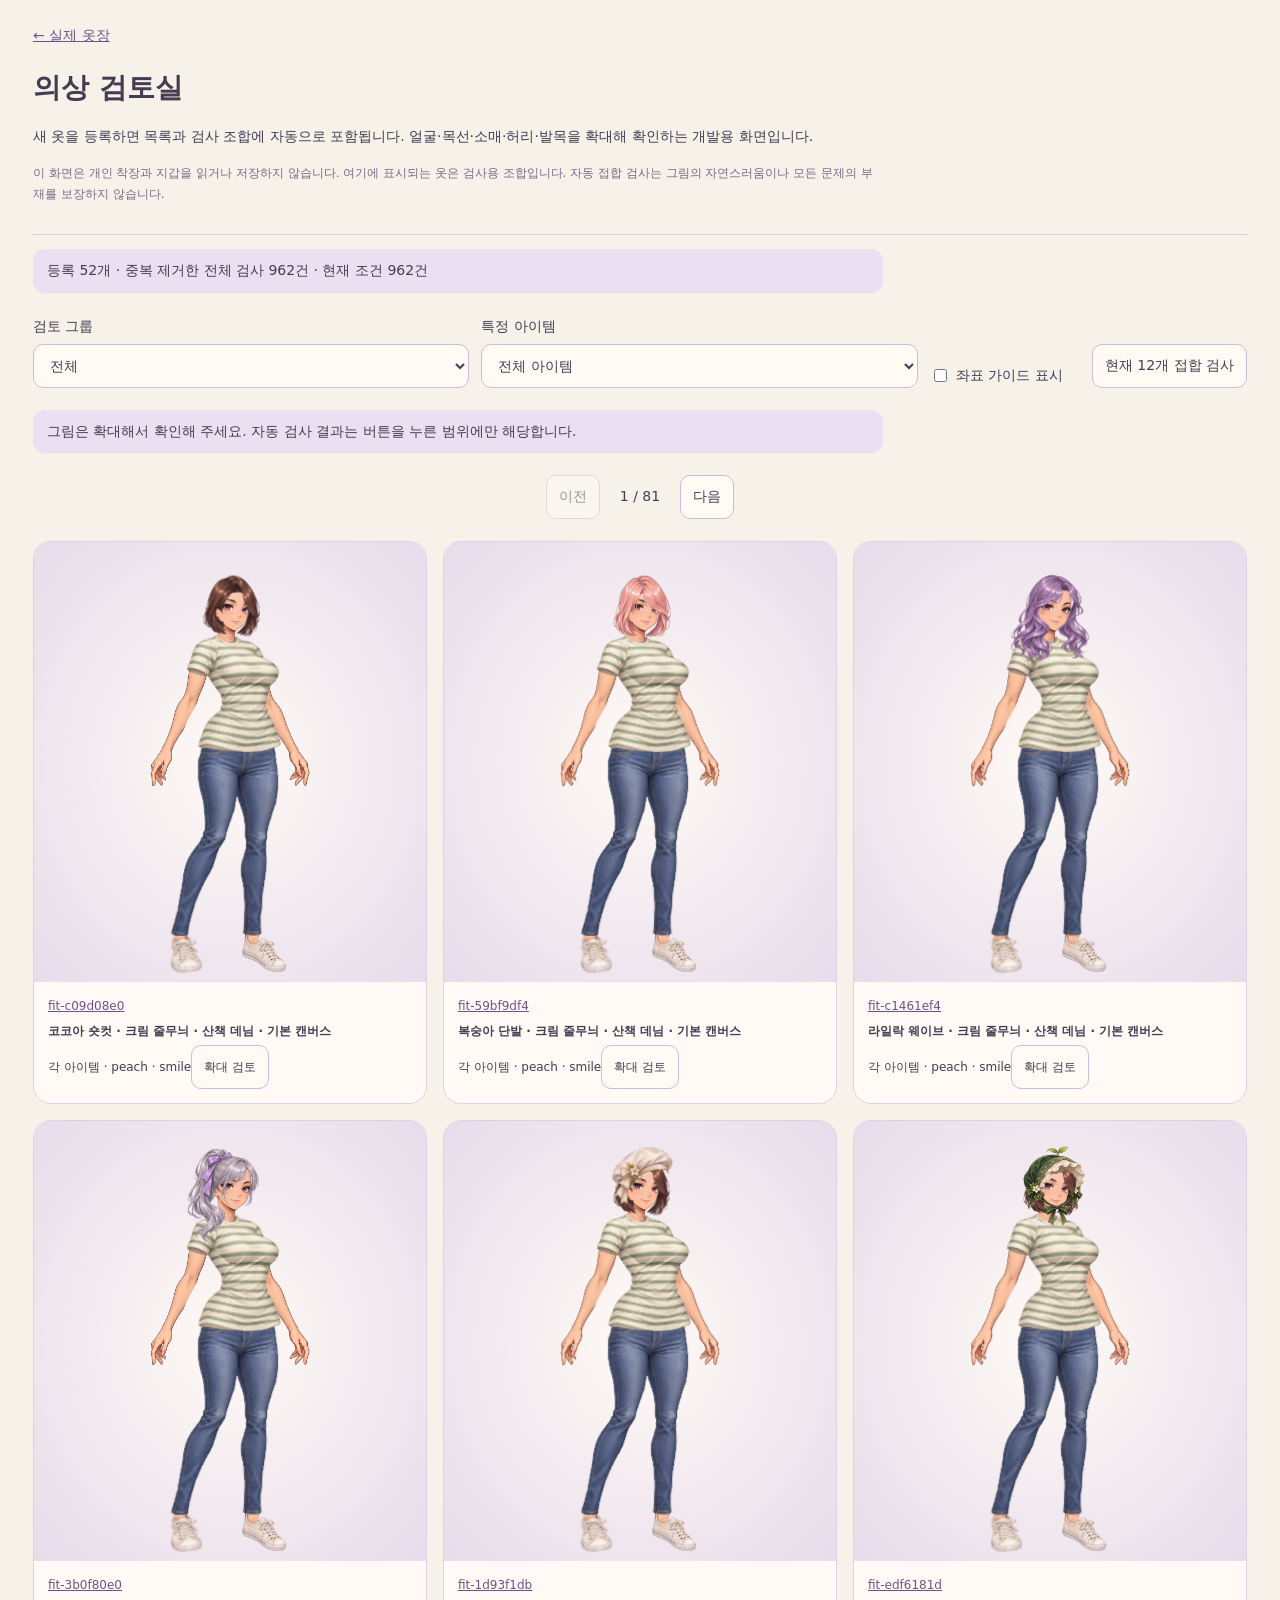
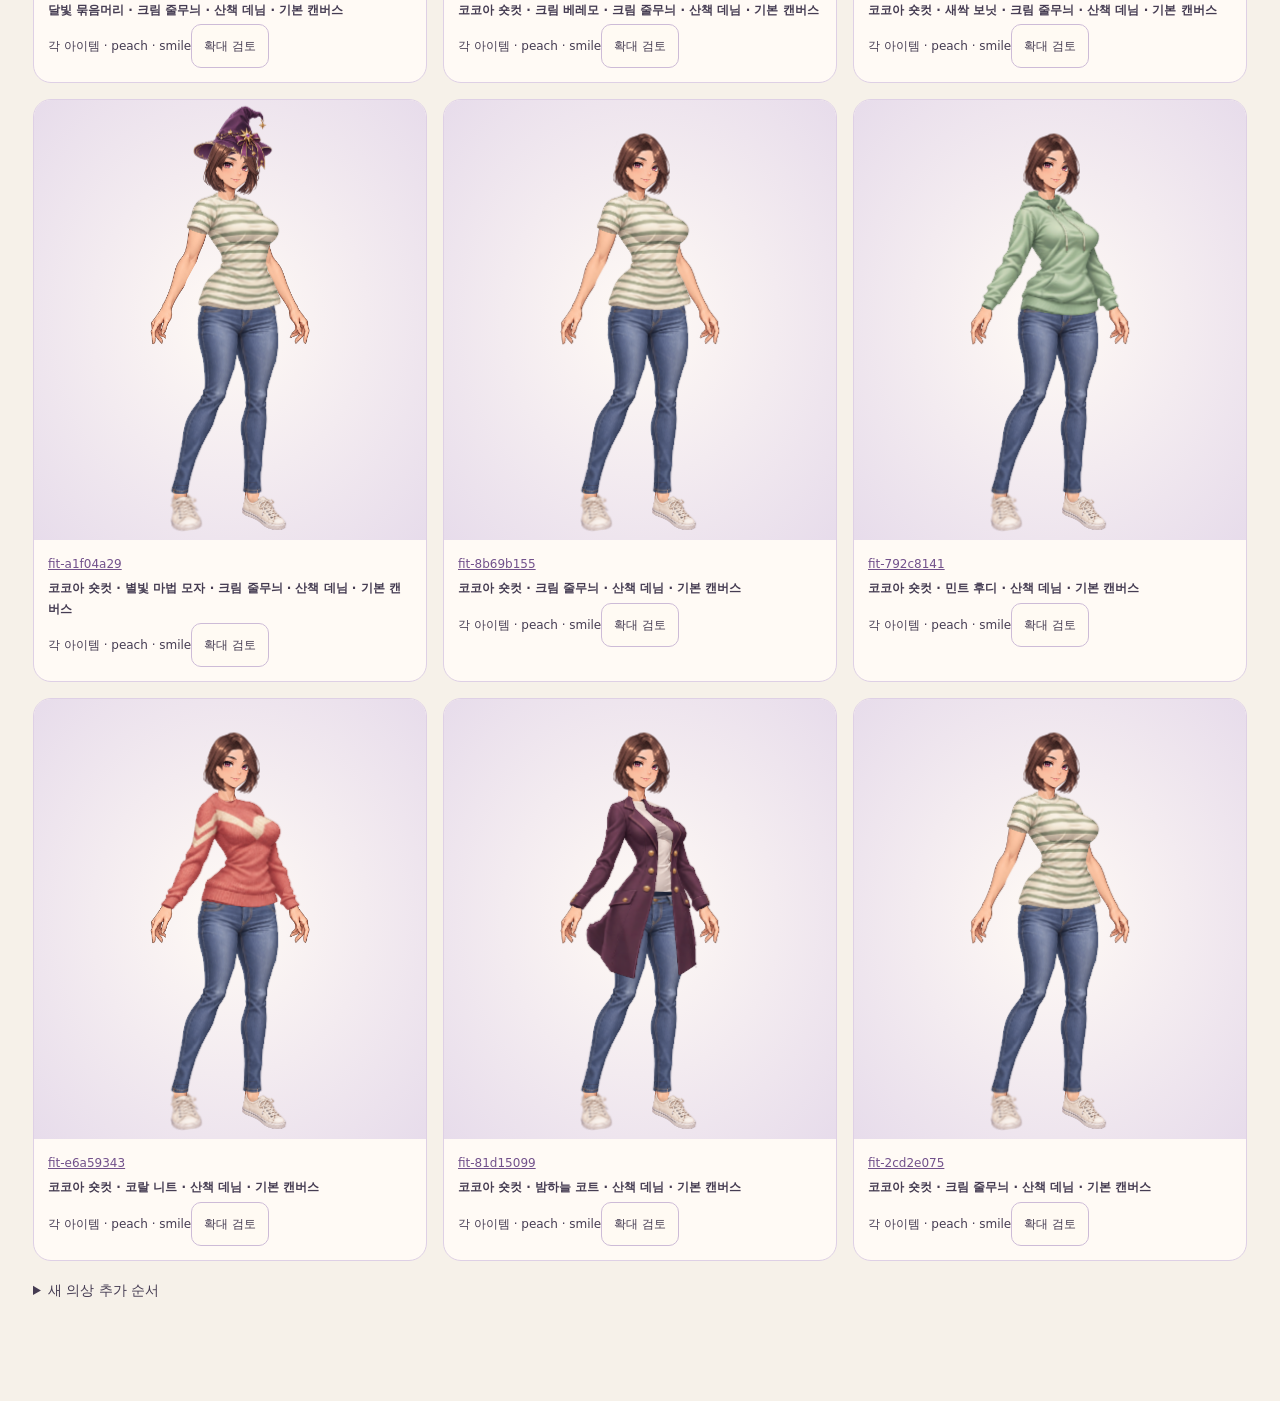
<file: docs/avatar-review/index.html>
<!doctype html><html lang="ko"><head><meta charset="utf-8"><meta name="viewport" content="width=device-width,initial-scale=1"><base href="../"><title>의상 검토실 · 알찬끼</title><style>
*{box-sizing:border-box}body{margin:0;background:#f6f1e9;color:#453c52;font:14px/1.7 system-ui,sans-serif}main{max-width:1250px;margin:auto;padding:24px 18px 60px}h1{font-size:28px;margin:16px 0 8px}a{color:#72518b}p{max-width:850px}header{padding-bottom:18px;border-bottom:1px solid #d9cce0}.controls{display:flex;gap:12px;flex-wrap:wrap;align-items:end;margin:22px 0}.controls label{display:grid;gap:5px;flex:1;min-width:180px}select,button{font:inherit;min-height:44px;border:1px solid #cdbbd7;border-radius:10px;padding:8px 12px;background:#fffaf3;color:inherit;touch-action:manipulation}button:disabled{opacity:.5}.controls .guide{display:flex;align-items:center;gap:6px;flex:0 1 auto;min-width:150px}#summary,#status{padding:10px 14px;border-radius:12px;background:#e9e1f1;white-space:pre-line}#status[data-failed=true]{background:#f7d9d9}#cases{display:grid;grid-template-columns:repeat(3,minmax(0,1fr));gap:16px}.case{margin:0;background:#fffaf5;border:1px solid #ded0e5;border-radius:18px;overflow:hidden;min-width:0}.art{height:440px;background:radial-gradient(ellipse,#fffaf5,#e7dceb)}.art>svg{width:100%;height:100%;display:block}.caption{padding:14px;font-size:12px;overflow-wrap:anywhere}.caption strong{display:block;margin:4px 0}.pager{display:flex;align-items:center;justify-content:center;gap:20px;margin:22px 0}.note{font-size:12px;color:#7c6a86}details{margin:18px 0}summary{min-height:44px;cursor:pointer}@media(max-width:700px){#cases{grid-template-columns:repeat(2,minmax(0,1fr));gap:10px}.art{height:300px}.caption{padding:10px;font-size:11px}.controls label{min-width:140px}h1{font-size:24px}}@media(max-width:380px){#cases{grid-template-columns:1fr}.art{height:420px}}dialog{width:min(94vw,850px);max-height:96dvh;border:1px solid #cdbbd7;border-radius:18px;background:#f3ebf4;color:inherit;padding:18px}dialog::backdrop{background:#30233dbb}dialog .art{height:74dvh}dialog:not([open]){display:none}.zoom-head{display:flex;align-items:center;justify-content:space-between;gap:10px;flex-wrap:wrap}[hidden]{display:none!important}:focus-visible{outline:3px solid #ac7bb9;outline-offset:3px}
</style><script type="module" src="./avatar-review/review.mjs"></script></head><body><main><header><a href="./#avatar">← 실제 옷장</a><h1>의상 검토실</h1><p>새 옷을 등록하면 목록과 검사 조합에 자동으로 포함됩니다. 얼굴·목선·소매·허리·발목을 확대해 확인하는 개발용 화면입니다.</p><p class="note">이 화면은 개인 착장과 지갑을 읽거나 저장하지 않습니다. 여기에 표시되는 옷은 검사용 조합입니다. 자동 접합 검사는 그림의 자연스러움이나 모든 문제의 부재를 보장하지 않습니다.</p></header><p id="summary" role="status">등록 규격 확인 중…</p><div class="controls"><label>검토 그룹<select id="group"><option value="">전체</option></select></label><label>특정 아이템<select id="item"><option value="">전체 아이템</option></select></label><label class="guide"><input id="guide" type="checkbox">좌표 가이드 표시</label><button id="inspect" type="button">현재 12개 접합 검사</button></div><p id="status" role="status" aria-live="polite">그림은 확대해서 확인해 주세요. 자동 검사 결과는 버튼을 누른 범위에만 해당합니다.</p><nav class="pager" aria-label="검토 페이지"><button id="prev" type="button">이전</button><span id="page"></span><button id="next" type="button">다음</button></nav><div id="cases"></div><details><summary>새 의상 추가 순서</summary><ol><li>카탈로그와 원화·좌표·피팅 프로필, 허리의 왼쪽·앞중심·오른쪽 기준점을 함께 등록합니다.</li><li>등록 규격 검사와 자동 조합 검사를 실행합니다.</li><li>이 화면에서 새 아이템을 선택하고 서로 맞닿는 조합을 확대 검토합니다.</li><li>GitHub Actions의 검사 결과와 실패 좌표·확대 시트를 확인합니다.</li></ol><p class="note">자세한 등록·검사·실패 처리 규칙은 저장소의 team/briefs/AVATAR-QA.md에 있습니다. 이 페이지는 GitHub Actions 실행 결과를 자동 조회하거나 배포 승인을 표시하지 않습니다.</p></details></main><dialog id="zoom" aria-labelledby="zoom-title"><div class="zoom-head"><strong id="zoom-title">확대 검토</strong><select id="zoom-focus" aria-label="확대 부위"><option value="full">전신</option><option value="head">얼굴·머리·모자</option><option value="neck">목선·옷깃</option><option value="torso">상의·팔</option><option value="leftWrist">왼쪽 손목·소매</option><option value="rightWrist">오른쪽 손목·소매</option><option value="waist">허리·손</option><option value="pelvis">골반·하의 각도</option><option value="feet">발목·신발</option></select><button id="zoom-close" type="button" autofocus>닫기 ✕</button></div><div id="zoom-art" class="art"></div></dialog></body></html>
</file>
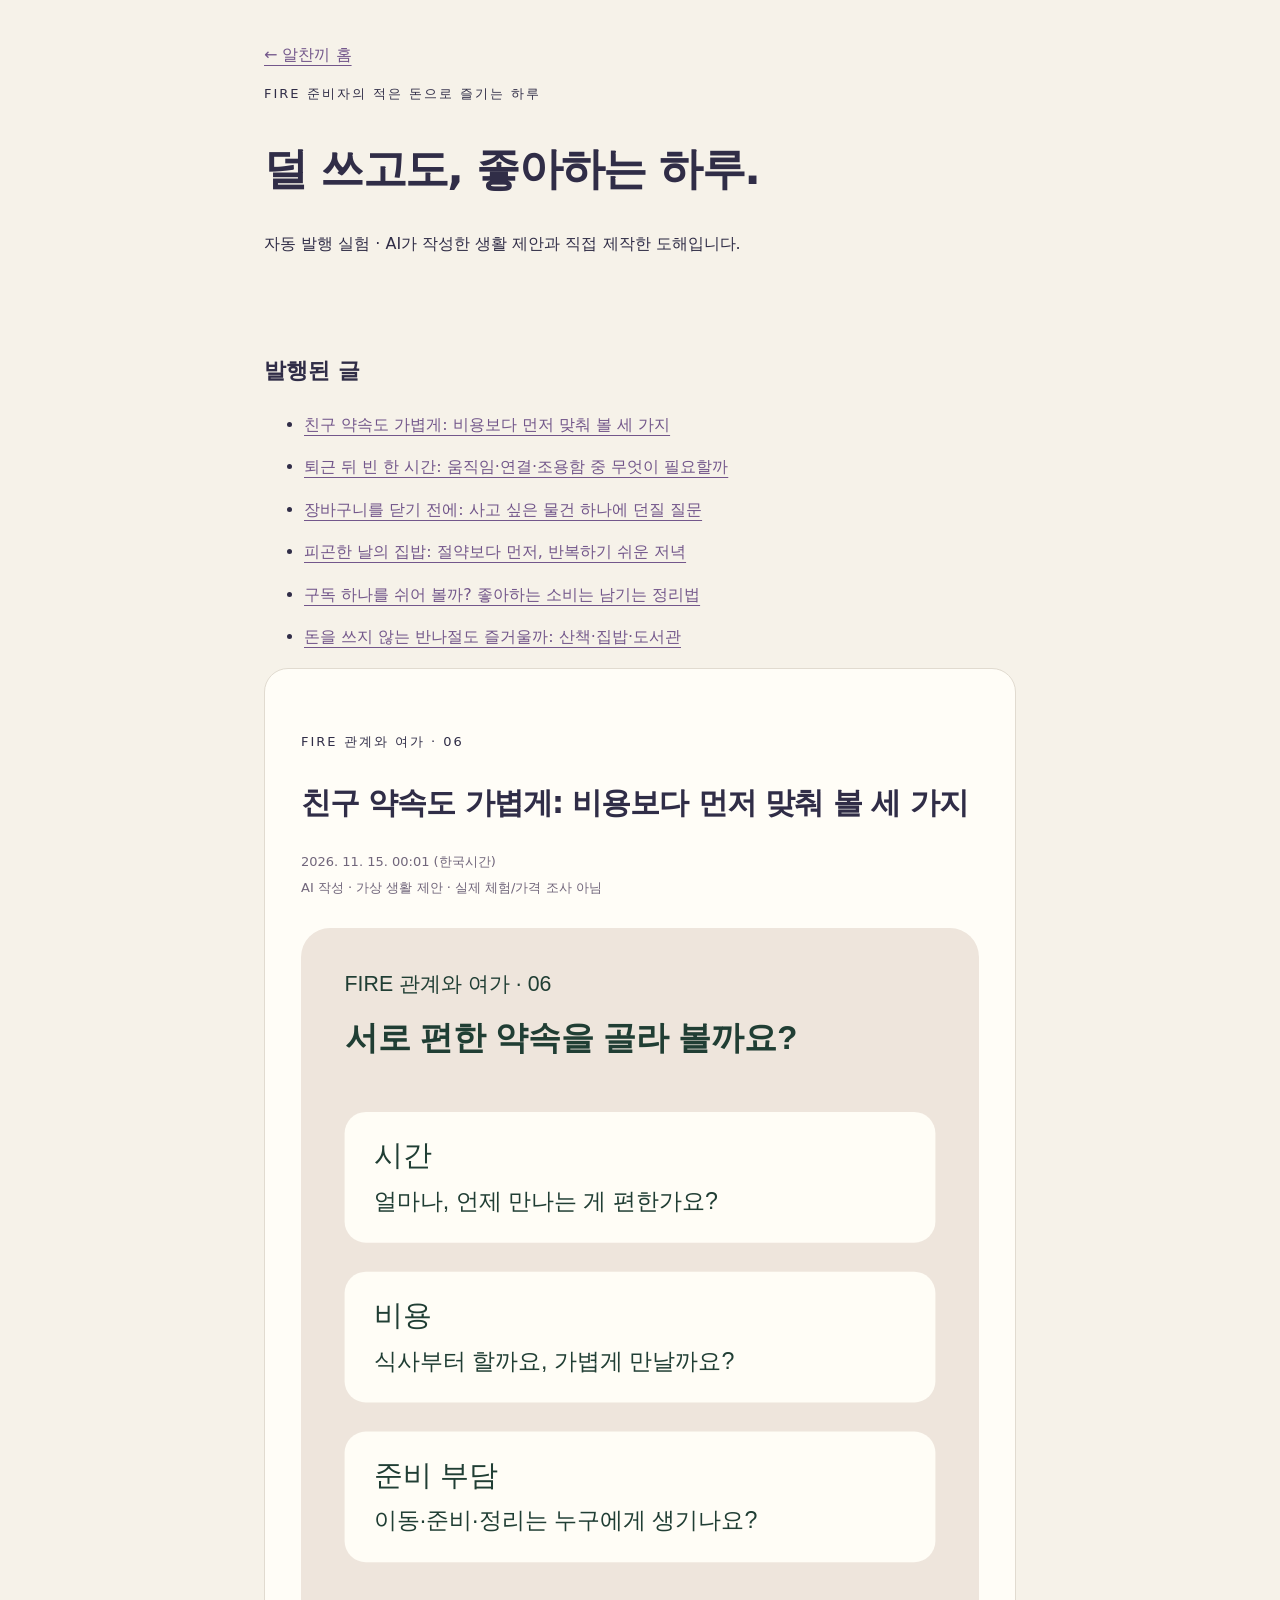
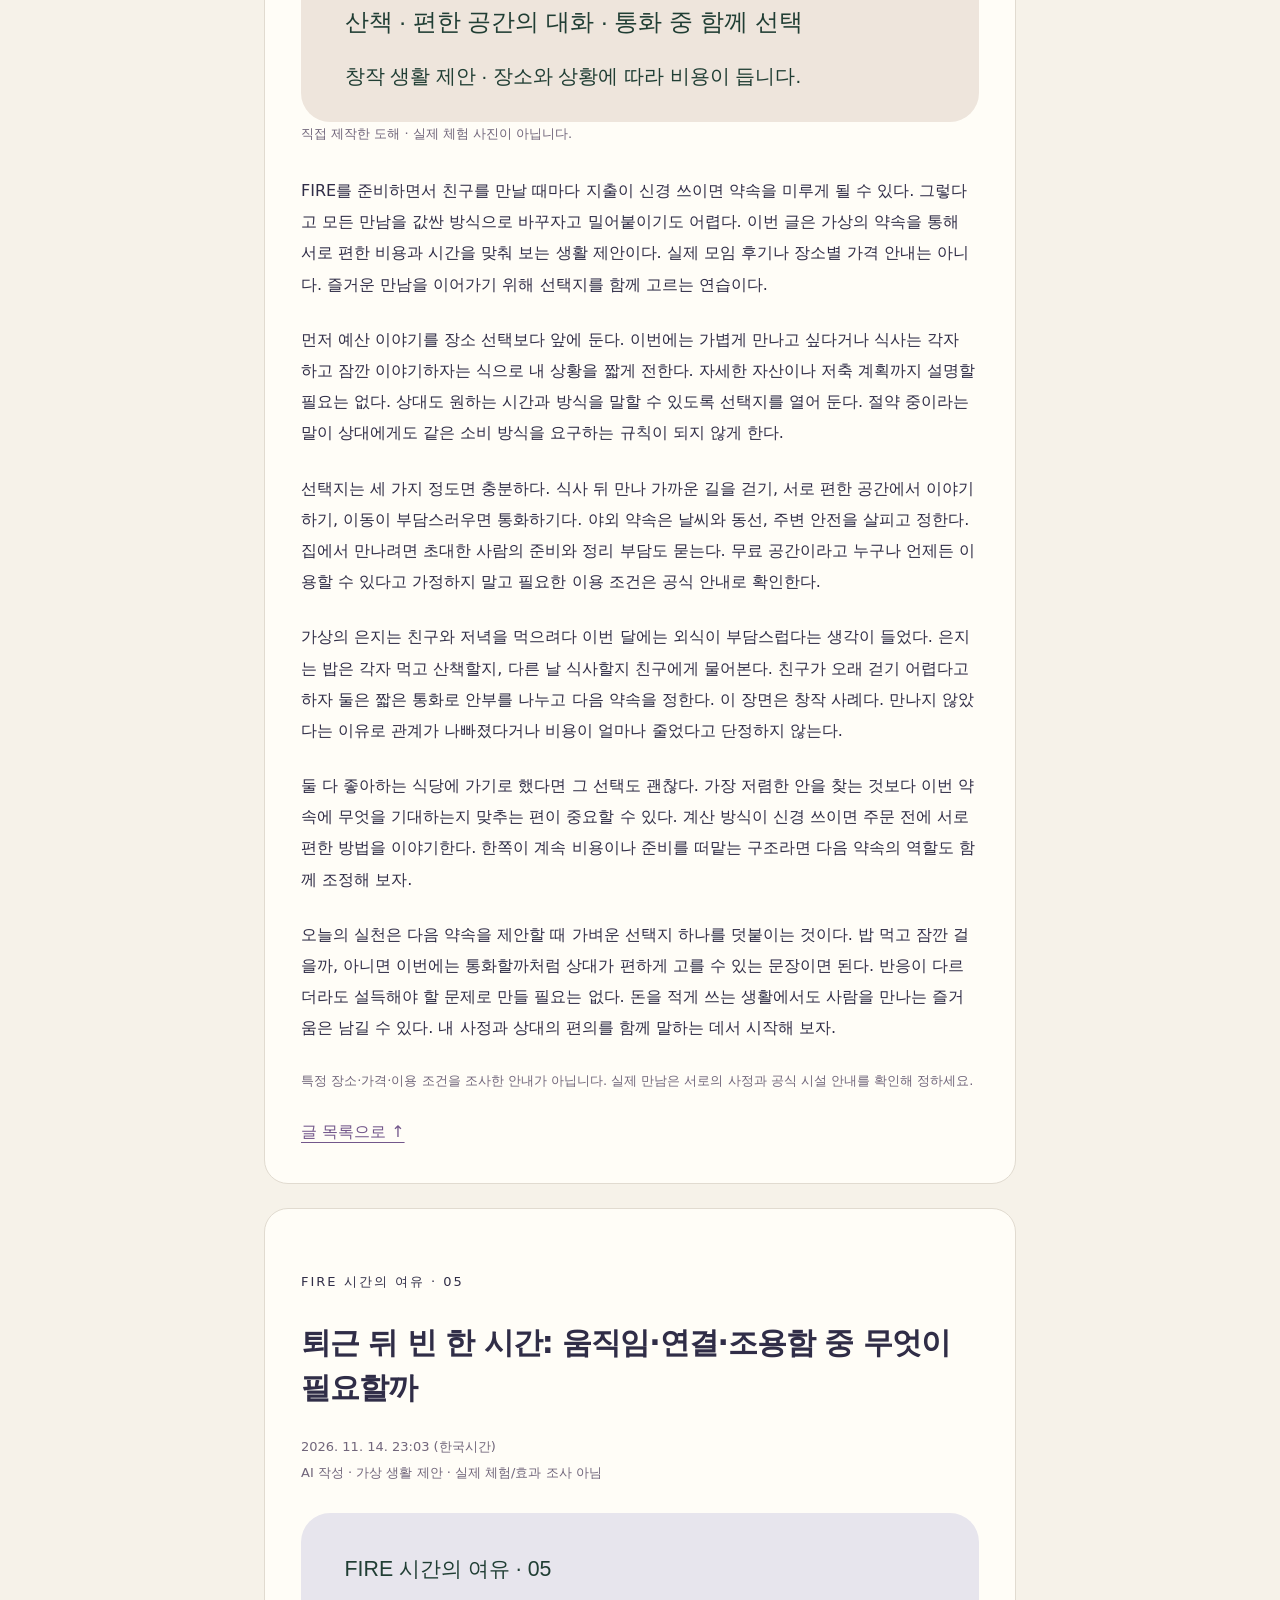
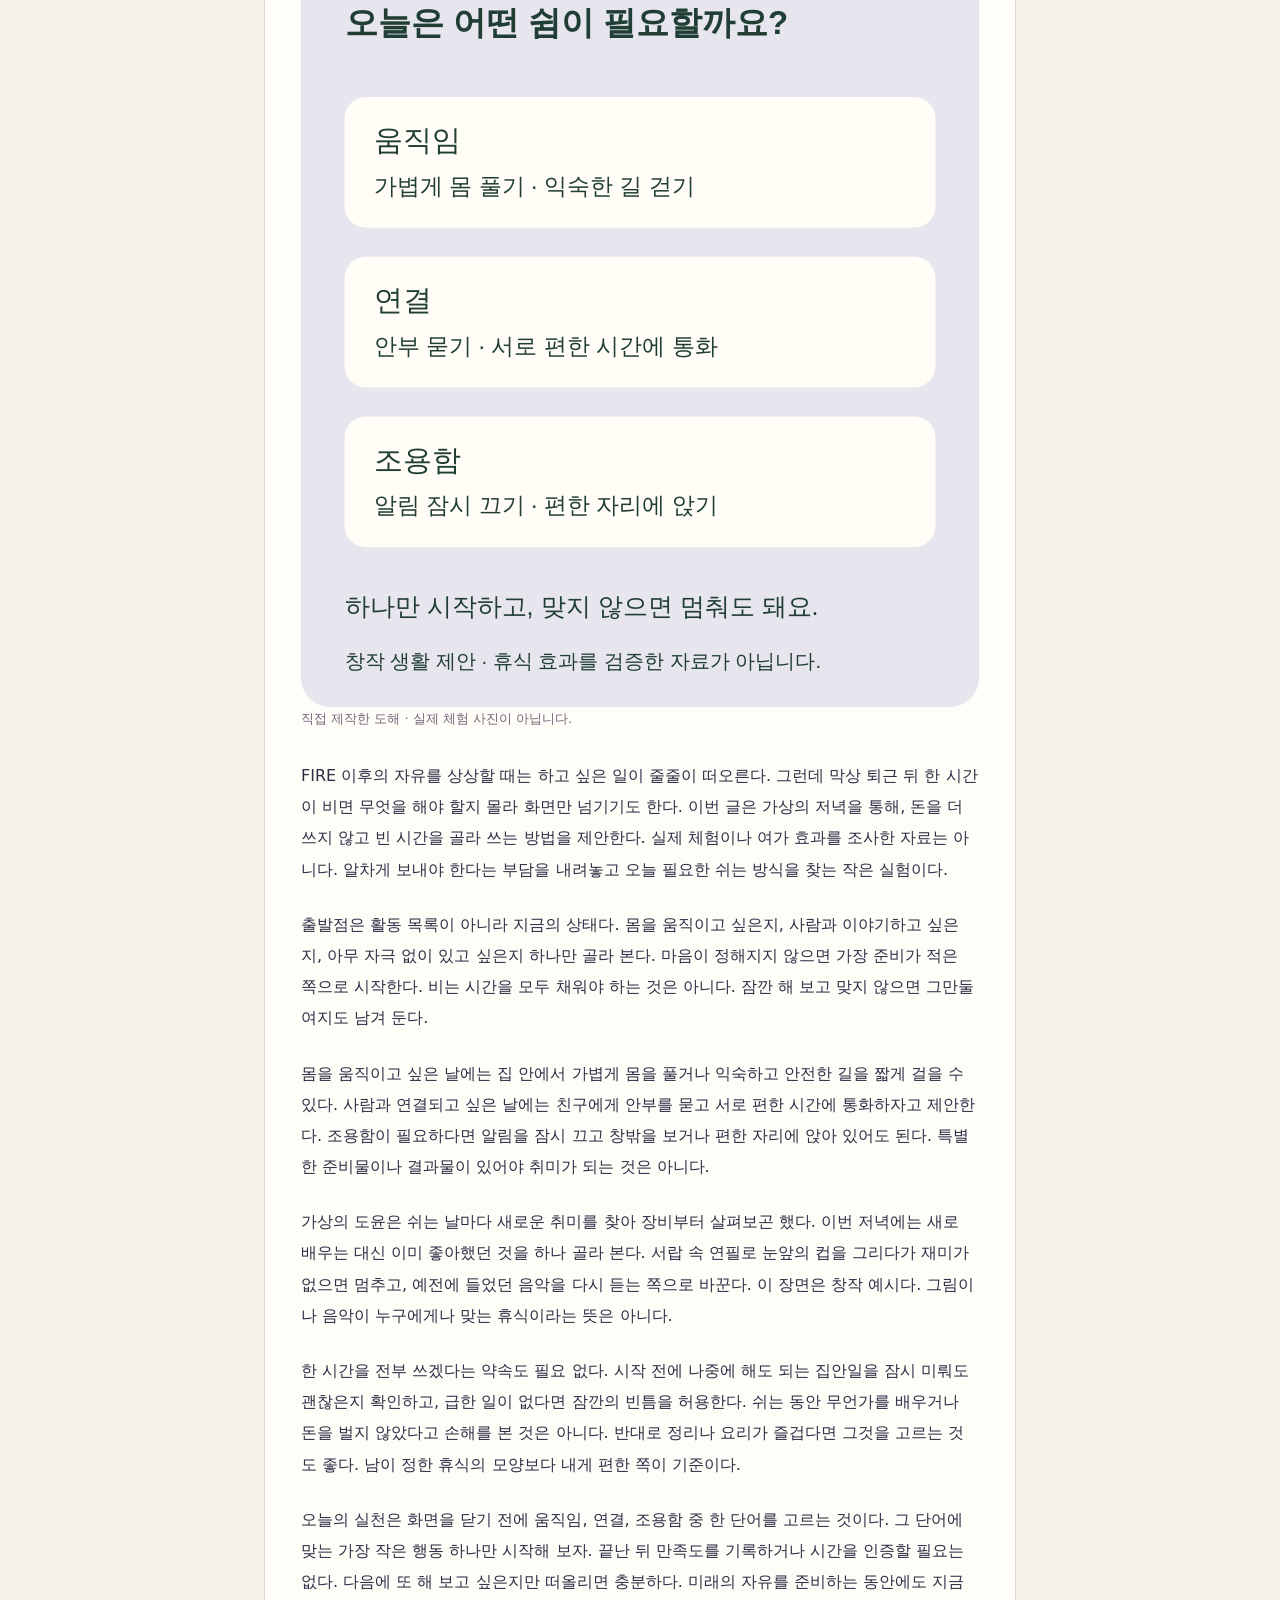
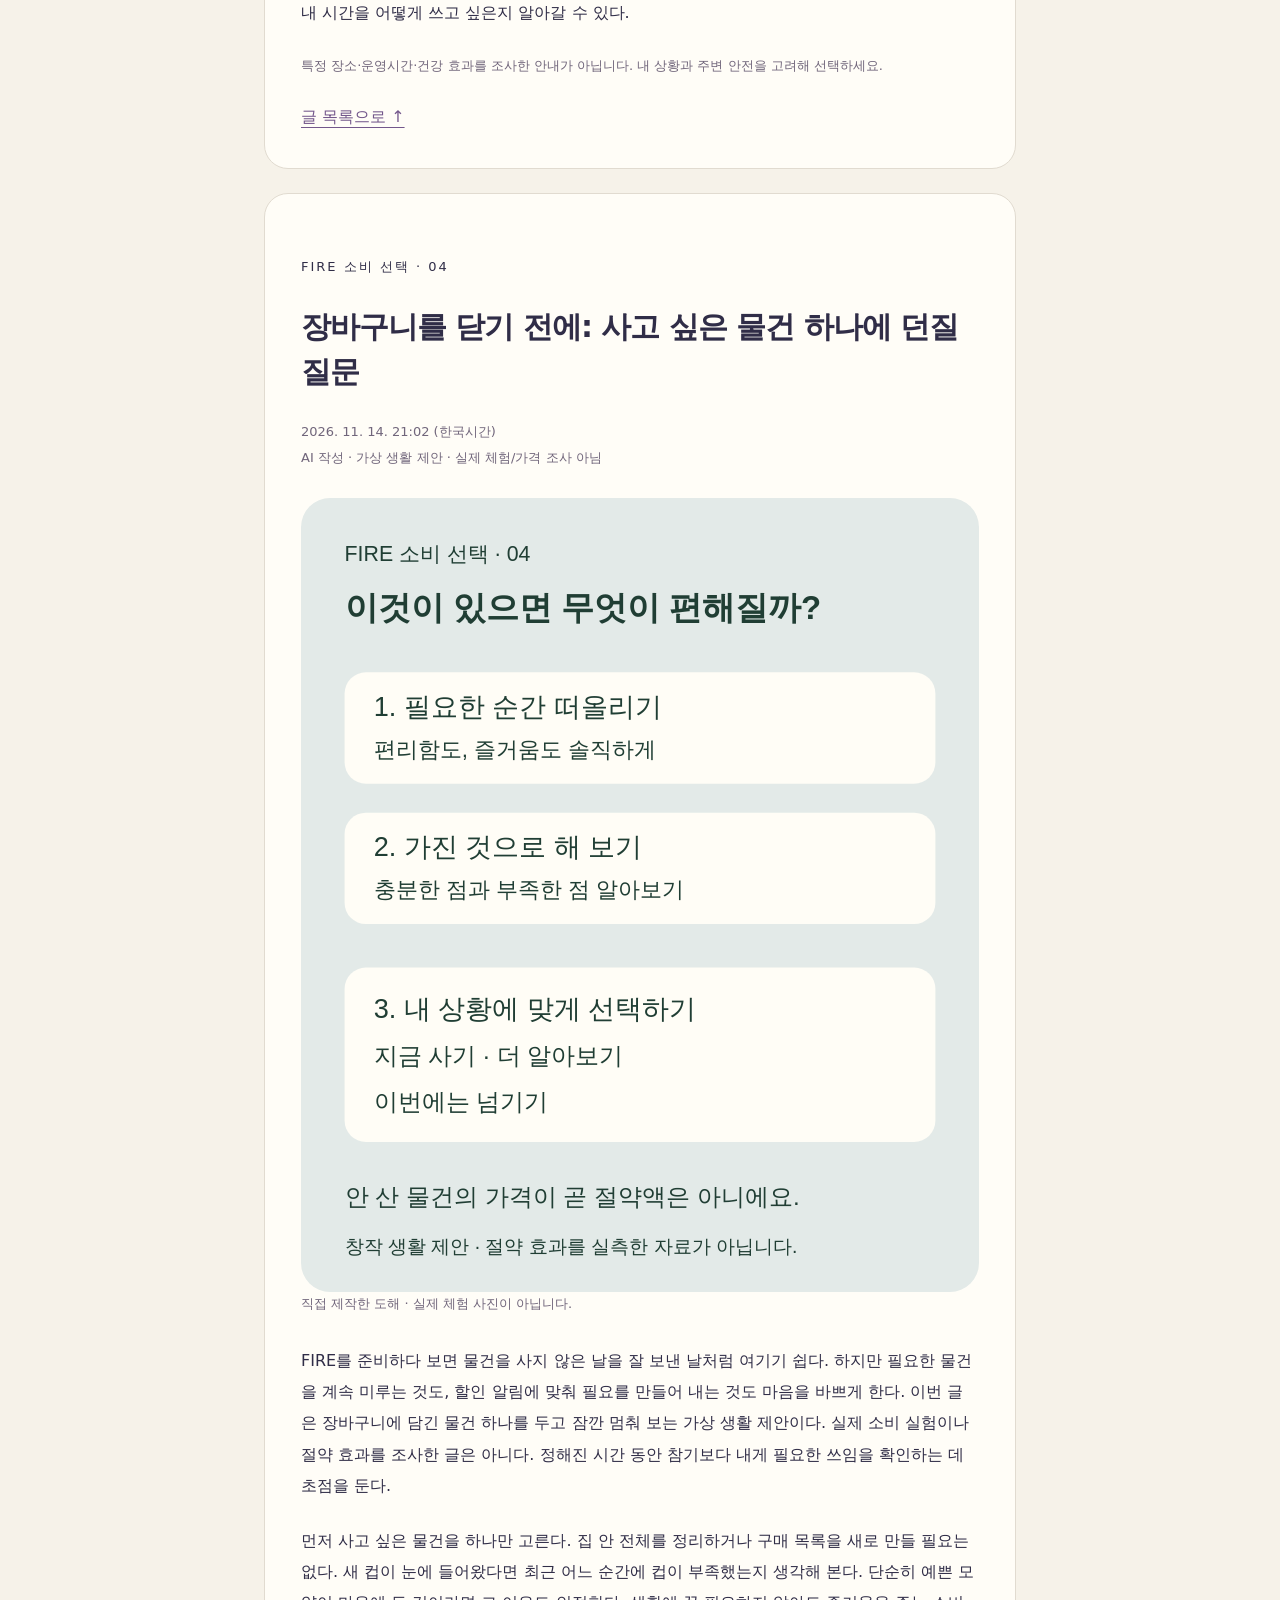
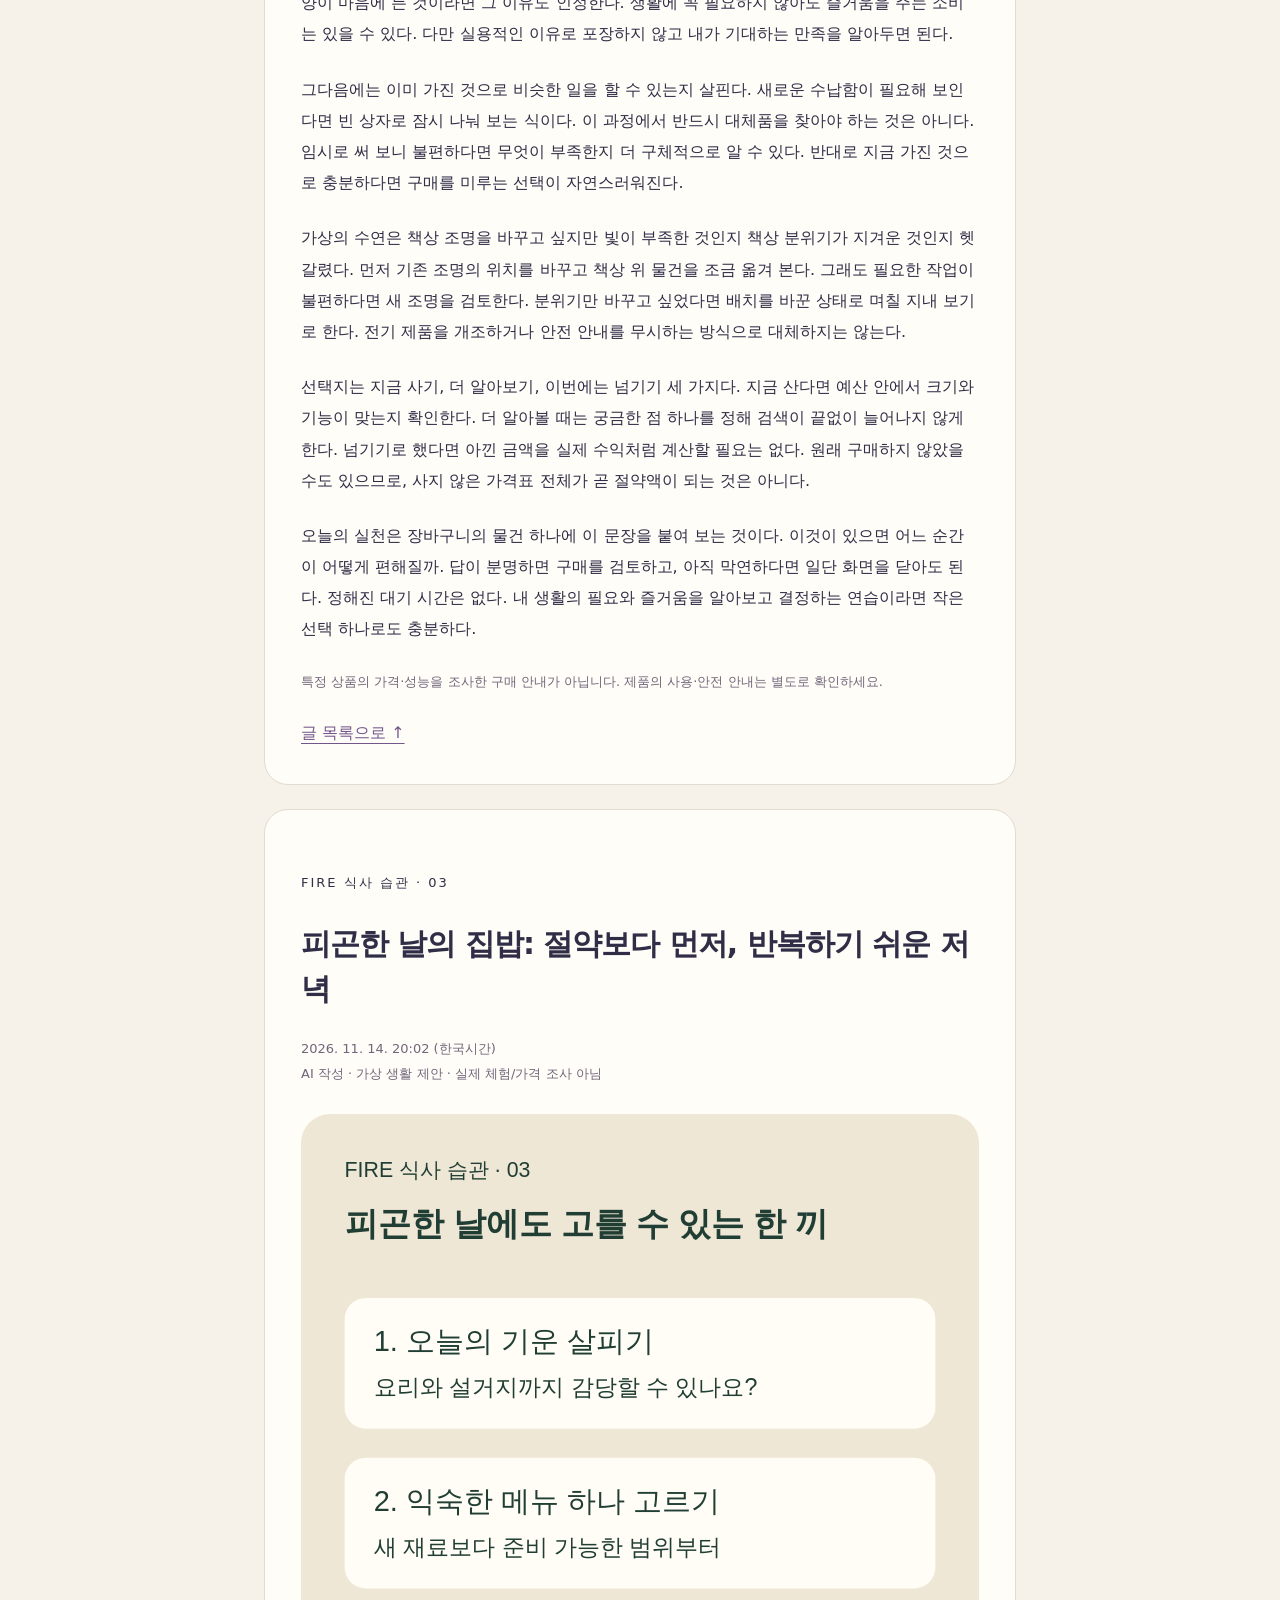
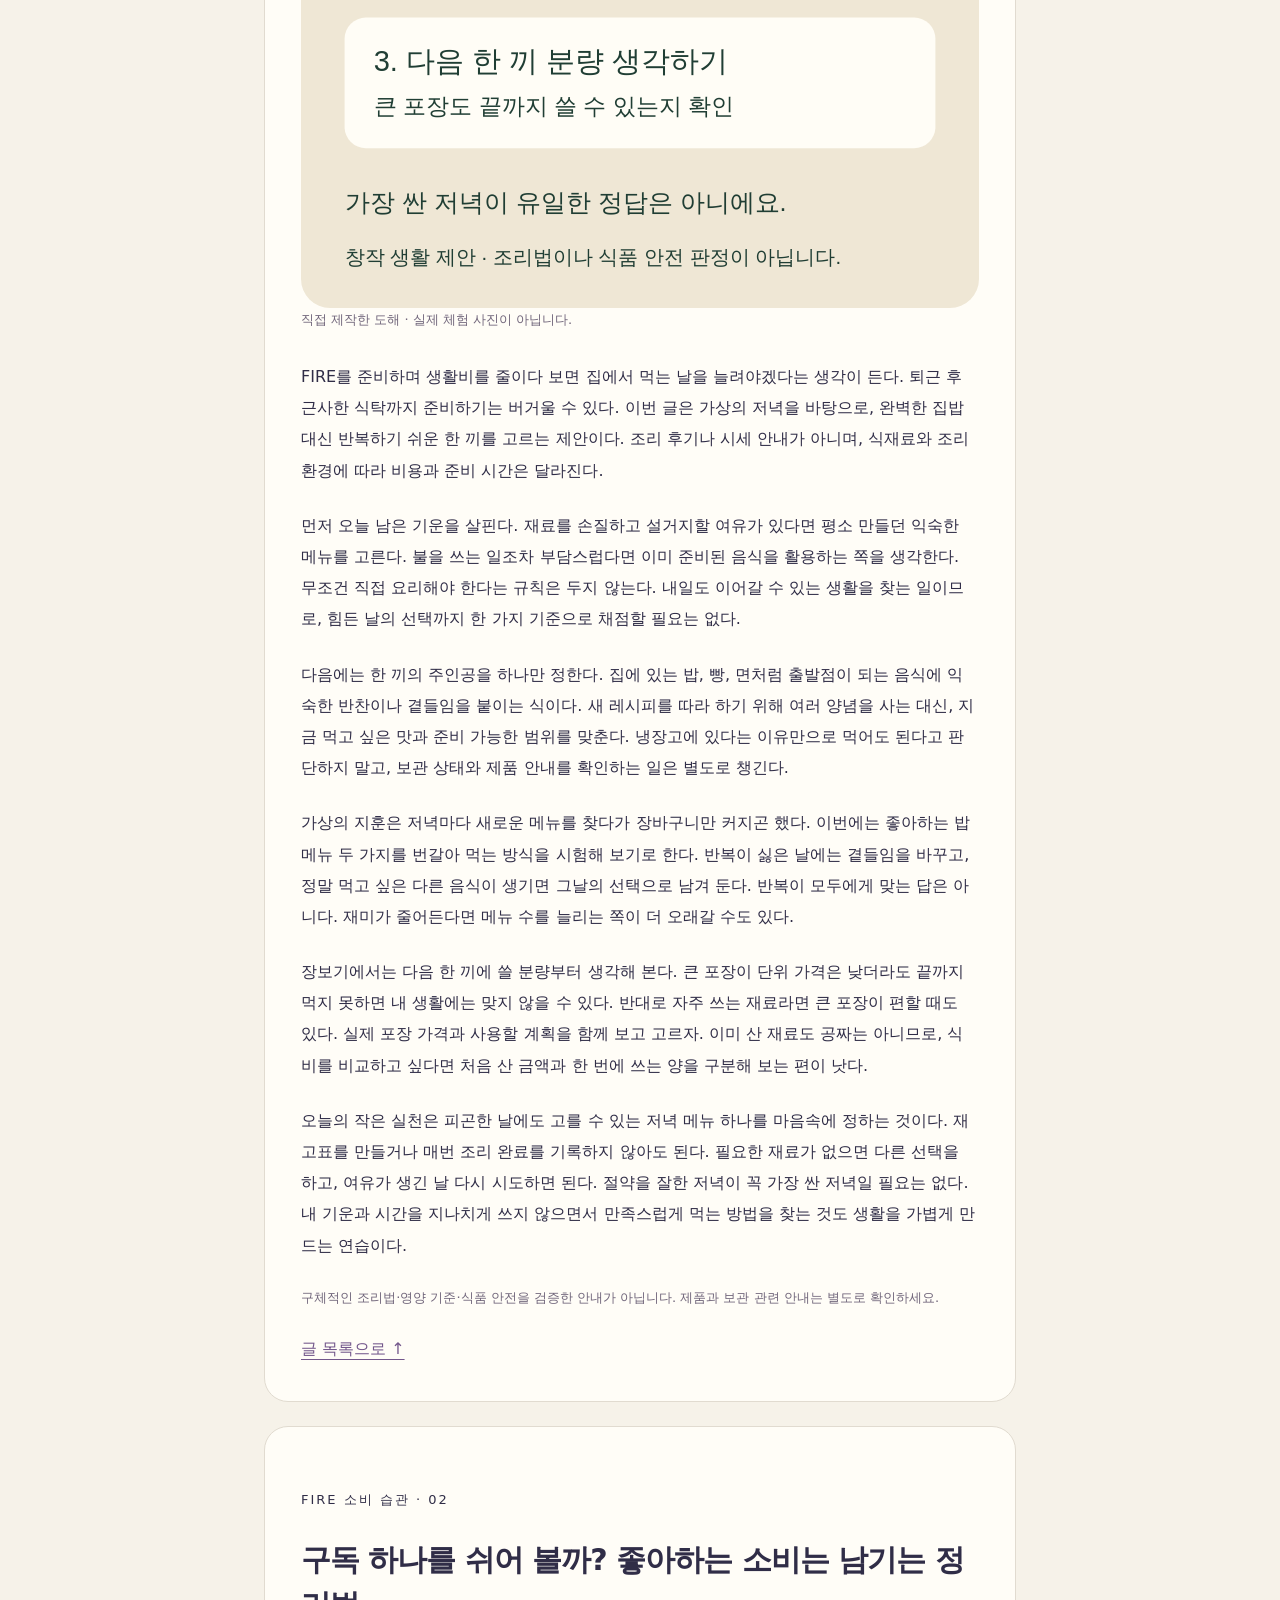
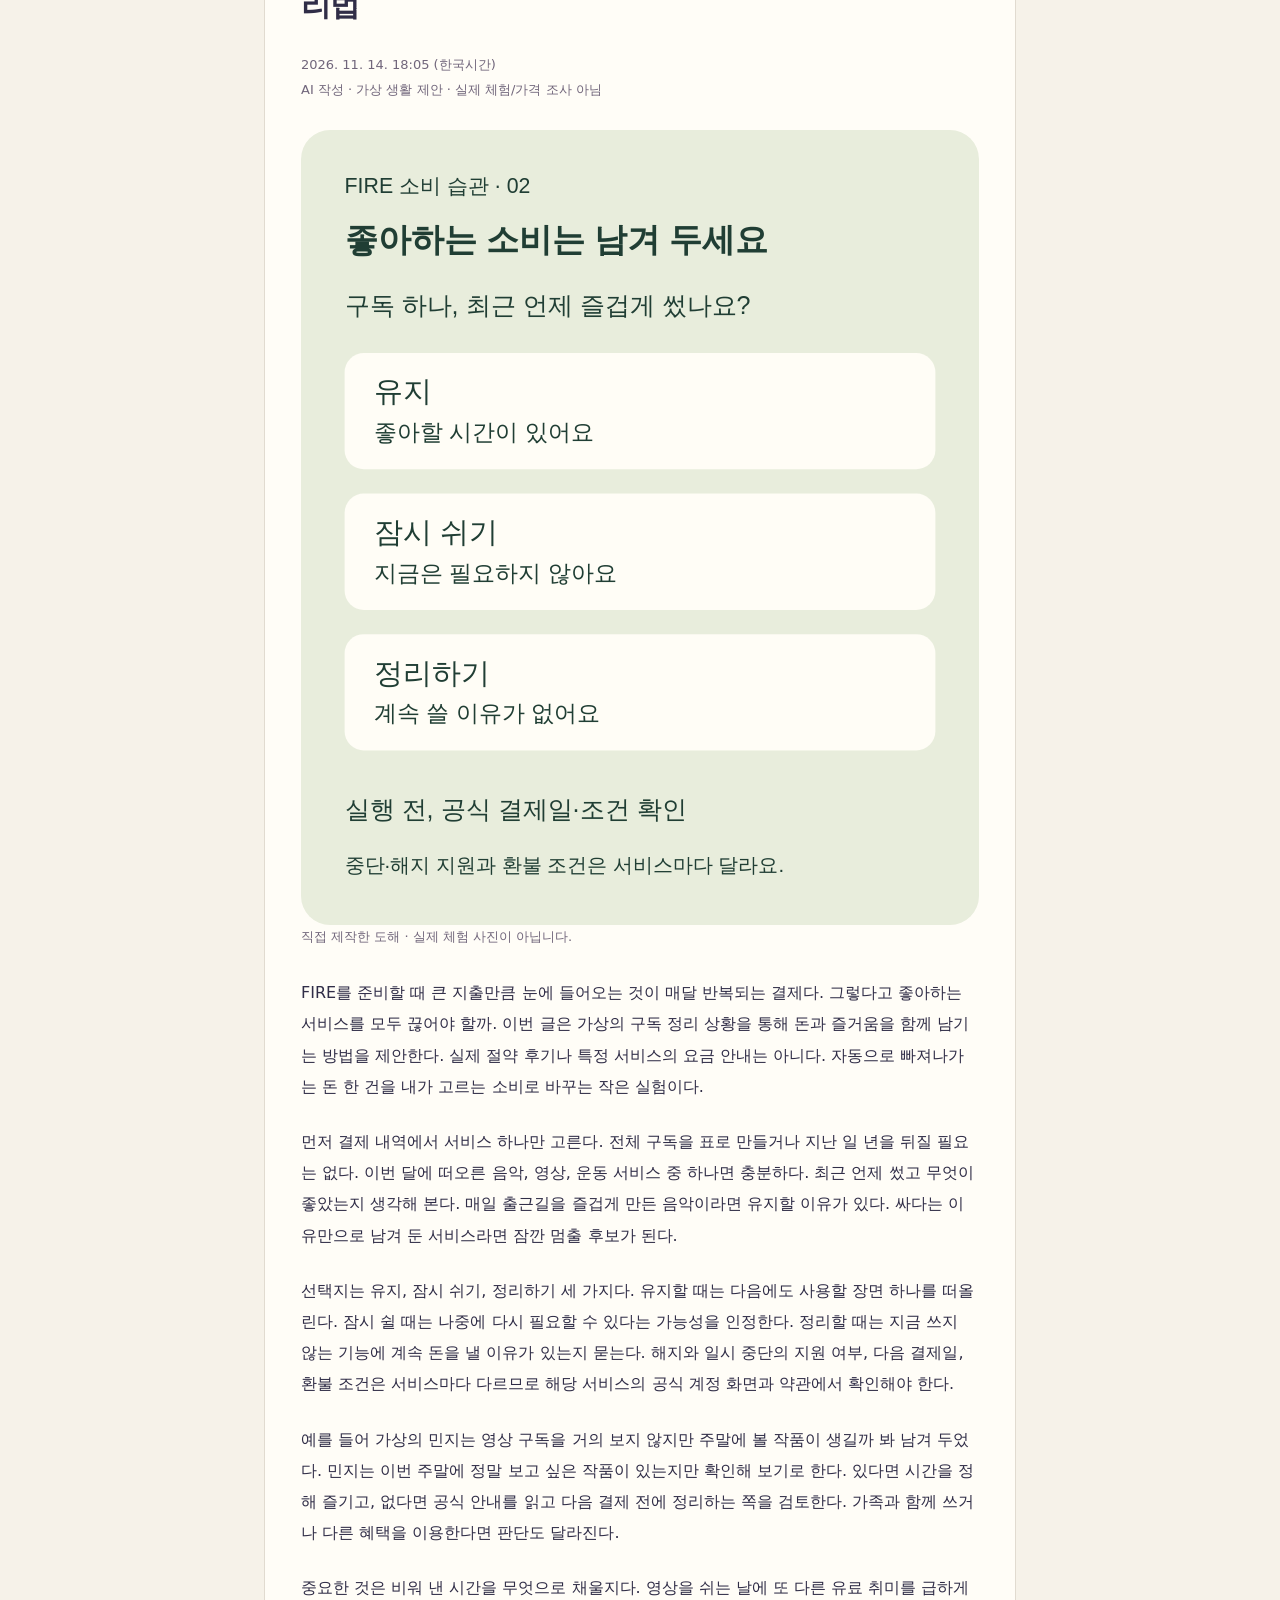
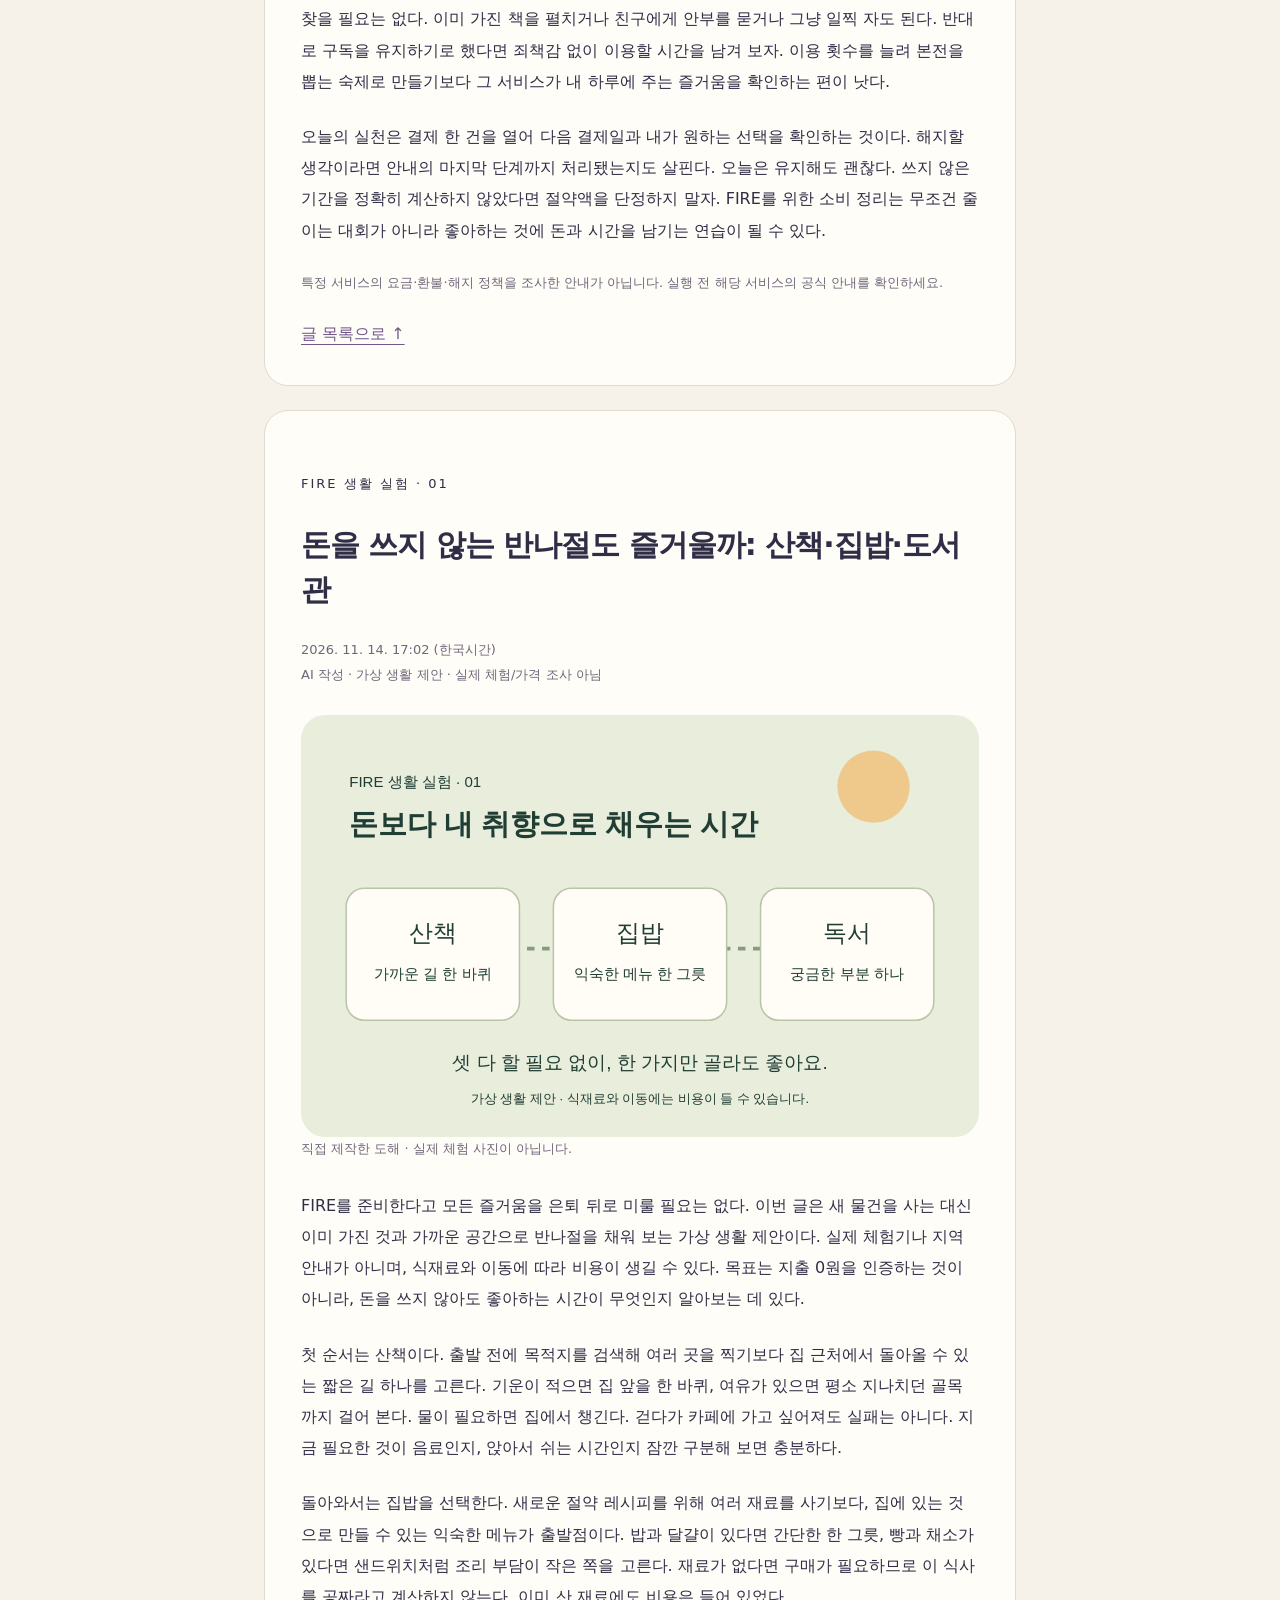
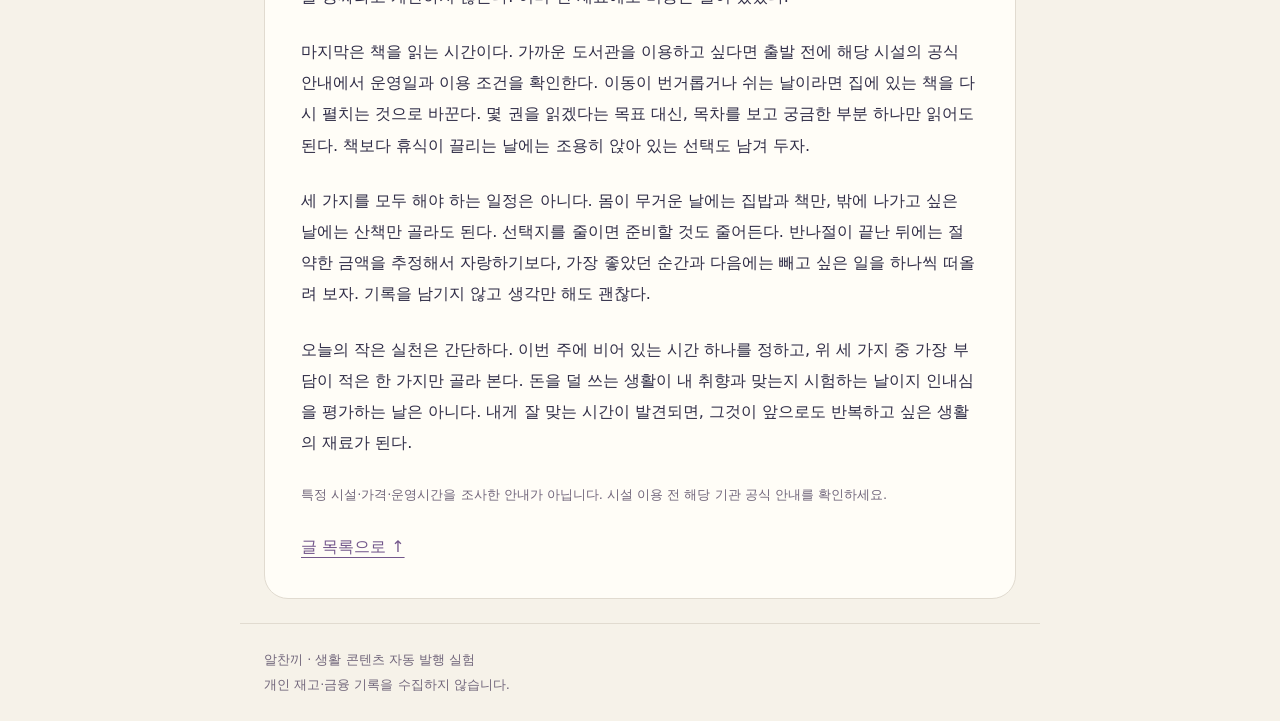
<file: docs/journal/index.html>
<!doctype html><html lang="ko"><head><meta charset="utf-8"><meta name="viewport" content="width=device-width, initial-scale=1"><meta name="description" content="FIRE 준비자의 적은 돈으로 즐기는 하루. 관리할 것 없이 읽는 짧은 생활 제안."><title>FIRE 생활 글 · 알찬끼</title><link rel="stylesheet" href="./journal.css"></head><body><header><nav aria-label="돌아가기"><a href="../#home">← 알찬끼 홈</a></nav><span class="label">FIRE 준비자의 적은 돈으로 즐기는 하루</span><h1>덜 쓰고도, 좋아하는 하루.</h1><p>자동 발행 실험 · AI가 작성한 생활 제안과 직접 제작한 도해입니다.</p></header><main><section aria-labelledby="list"><h2 id="list">발행된 글</h2><ul><li><a href="#2026-11-14-15-simple-meetup">친구 약속도 가볍게: 비용보다 먼저 맞춰 볼 세 가지</a></li><li><a href="#2026-11-14-14-one-free-hour">퇴근 뒤 빈 한 시간: 움직임·연결·조용함 중 무엇이 필요할까</a></li><li><a href="#2026-11-14-12-before-buying">장바구니를 닫기 전에: 사고 싶은 물건 하나에 던질 질문</a></li><li><a href="#2026-11-14-11-easy-dinner">피곤한 날의 집밥: 절약보다 먼저, 반복하기 쉬운 저녁</a></li><li><a href="#2026-11-14-09-one-subscription">구독 하나를 쉬어 볼까? 좋아하는 소비는 남기는 정리법</a></li><li><a href="#2026-11-14-08-free-half-day">돈을 쓰지 않는 반나절도 즐거울까: 산책·집밥·도서관</a></li></ul></section><article id="2026-11-14-15-simple-meetup"><p class="label">FIRE 관계와 여가 · 06</p><h2>친구 약속도 가볍게: 비용보다 먼저 맞춰 볼 세 가지</h2><p class="meta"><time datetime="2026-11-14T15:01:25Z">2026. 11. 15. 00:01 (한국시간)</time><br>AI 작성 · 가상 생활 제안 · 실제 체험/가격 조사 아님</p><figure><img src="./images/2026-11-14-15-simple-meetup.svg" alt="친구와 약속하기 전 시간, 비용, 준비 부담을 맞추고 산책, 대화, 통화 중 함께 고르는 도해" width="700" height="820"><figcaption>직접 제작한 도해 · 실제 체험 사진이 아닙니다.</figcaption></figure><p>FIRE를 준비하면서 친구를 만날 때마다 지출이 신경 쓰이면 약속을 미루게 될 수 있다. 그렇다고 모든 만남을 값싼 방식으로 바꾸자고 밀어붙이기도 어렵다. 이번 글은 가상의 약속을 통해 서로 편한 비용과 시간을 맞춰 보는 생활 제안이다. 실제 모임 후기나 장소별 가격 안내는 아니다. 즐거운 만남을 이어가기 위해 선택지를 함께 고르는 연습이다.</p><p>먼저 예산 이야기를 장소 선택보다 앞에 둔다. 이번에는 가볍게 만나고 싶다거나 식사는 각자 하고 잠깐 이야기하자는 식으로 내 상황을 짧게 전한다. 자세한 자산이나 저축 계획까지 설명할 필요는 없다. 상대도 원하는 시간과 방식을 말할 수 있도록 선택지를 열어 둔다. 절약 중이라는 말이 상대에게도 같은 소비 방식을 요구하는 규칙이 되지 않게 한다.</p><p>선택지는 세 가지 정도면 충분하다. 식사 뒤 만나 가까운 길을 걷기, 서로 편한 공간에서 이야기하기, 이동이 부담스러우면 통화하기다. 야외 약속은 날씨와 동선, 주변 안전을 살피고 정한다. 집에서 만나려면 초대한 사람의 준비와 정리 부담도 묻는다. 무료 공간이라고 누구나 언제든 이용할 수 있다고 가정하지 말고 필요한 이용 조건은 공식 안내로 확인한다.</p><p>가상의 은지는 친구와 저녁을 먹으려다 이번 달에는 외식이 부담스럽다는 생각이 들었다. 은지는 밥은 각자 먹고 산책할지, 다른 날 식사할지 친구에게 물어본다. 친구가 오래 걷기 어렵다고 하자 둘은 짧은 통화로 안부를 나누고 다음 약속을 정한다. 이 장면은 창작 사례다. 만나지 않았다는 이유로 관계가 나빠졌다거나 비용이 얼마나 줄었다고 단정하지 않는다.</p><p>둘 다 좋아하는 식당에 가기로 했다면 그 선택도 괜찮다. 가장 저렴한 안을 찾는 것보다 이번 약속에 무엇을 기대하는지 맞추는 편이 중요할 수 있다. 계산 방식이 신경 쓰이면 주문 전에 서로 편한 방법을 이야기한다. 한쪽이 계속 비용이나 준비를 떠맡는 구조라면 다음 약속의 역할도 함께 조정해 보자.</p><p>오늘의 실천은 다음 약속을 제안할 때 가벼운 선택지 하나를 덧붙이는 것이다. 밥 먹고 잠깐 걸을까, 아니면 이번에는 통화할까처럼 상대가 편하게 고를 수 있는 문장이면 된다. 반응이 다르더라도 설득해야 할 문제로 만들 필요는 없다. 돈을 적게 쓰는 생활에서도 사람을 만나는 즐거움은 남길 수 있다. 내 사정과 상대의 편의를 함께 말하는 데서 시작해 보자.</p><p class="meta">특정 장소·가격·이용 조건을 조사한 안내가 아닙니다. 실제 만남은 서로의 사정과 공식 시설 안내를 확인해 정하세요.</p><a href="#list">글 목록으로 ↑</a></article><article id="2026-11-14-14-one-free-hour"><p class="label">FIRE 시간의 여유 · 05</p><h2>퇴근 뒤 빈 한 시간: 움직임·연결·조용함 중 무엇이 필요할까</h2><p class="meta"><time datetime="2026-11-14T14:03:41Z">2026. 11. 14. 23:03 (한국시간)</time><br>AI 작성 · 가상 생활 제안 · 실제 체험/효과 조사 아님</p><figure><img src="./images/2026-11-14-14-one-free-hour.svg" alt="오늘 필요한 휴식을 움직임, 연결, 조용함 중 고르고 가장 작은 행동 하나를 시작하는 선택 도해" width="700" height="820"><figcaption>직접 제작한 도해 · 실제 체험 사진이 아닙니다.</figcaption></figure><p>FIRE 이후의 자유를 상상할 때는 하고 싶은 일이 줄줄이 떠오른다. 그런데 막상 퇴근 뒤 한 시간이 비면 무엇을 해야 할지 몰라 화면만 넘기기도 한다. 이번 글은 가상의 저녁을 통해, 돈을 더 쓰지 않고 빈 시간을 골라 쓰는 방법을 제안한다. 실제 체험이나 여가 효과를 조사한 자료는 아니다. 알차게 보내야 한다는 부담을 내려놓고 오늘 필요한 쉬는 방식을 찾는 작은 실험이다.</p><p>출발점은 활동 목록이 아니라 지금의 상태다. 몸을 움직이고 싶은지, 사람과 이야기하고 싶은지, 아무 자극 없이 있고 싶은지 하나만 골라 본다. 마음이 정해지지 않으면 가장 준비가 적은 쪽으로 시작한다. 비는 시간을 모두 채워야 하는 것은 아니다. 잠깐 해 보고 맞지 않으면 그만둘 여지도 남겨 둔다.</p><p>몸을 움직이고 싶은 날에는 집 안에서 가볍게 몸을 풀거나 익숙하고 안전한 길을 짧게 걸을 수 있다. 사람과 연결되고 싶은 날에는 친구에게 안부를 묻고 서로 편한 시간에 통화하자고 제안한다. 조용함이 필요하다면 알림을 잠시 끄고 창밖을 보거나 편한 자리에 앉아 있어도 된다. 특별한 준비물이나 결과물이 있어야 취미가 되는 것은 아니다.</p><p>가상의 도윤은 쉬는 날마다 새로운 취미를 찾아 장비부터 살펴보곤 했다. 이번 저녁에는 새로 배우는 대신 이미 좋아했던 것을 하나 골라 본다. 서랍 속 연필로 눈앞의 컵을 그리다가 재미가 없으면 멈추고, 예전에 들었던 음악을 다시 듣는 쪽으로 바꾼다. 이 장면은 창작 예시다. 그림이나 음악이 누구에게나 맞는 휴식이라는 뜻은 아니다.</p><p>한 시간을 전부 쓰겠다는 약속도 필요 없다. 시작 전에 나중에 해도 되는 집안일을 잠시 미뤄도 괜찮은지 확인하고, 급한 일이 없다면 잠깐의 빈틈을 허용한다. 쉬는 동안 무언가를 배우거나 돈을 벌지 않았다고 손해를 본 것은 아니다. 반대로 정리나 요리가 즐겁다면 그것을 고르는 것도 좋다. 남이 정한 휴식의 모양보다 내게 편한 쪽이 기준이다.</p><p>오늘의 실천은 화면을 닫기 전에 움직임, 연결, 조용함 중 한 단어를 고르는 것이다. 그 단어에 맞는 가장 작은 행동 하나만 시작해 보자. 끝난 뒤 만족도를 기록하거나 시간을 인증할 필요는 없다. 다음에 또 해 보고 싶은지만 떠올리면 충분하다. 미래의 자유를 준비하는 동안에도 지금 내 시간을 어떻게 쓰고 싶은지 알아갈 수 있다.</p><p class="meta">특정 장소·운영시간·건강 효과를 조사한 안내가 아닙니다. 내 상황과 주변 안전을 고려해 선택하세요.</p><a href="#list">글 목록으로 ↑</a></article><article id="2026-11-14-12-before-buying"><p class="label">FIRE 소비 선택 · 04</p><h2>장바구니를 닫기 전에: 사고 싶은 물건 하나에 던질 질문</h2><p class="meta"><time datetime="2026-11-14T12:02:31Z">2026. 11. 14. 21:02 (한국시간)</time><br>AI 작성 · 가상 생활 제안 · 실제 체험/가격 조사 아님</p><figure><img src="./images/2026-11-14-12-before-buying.svg" alt="물건이 필요한 순간과 기존 물건의 대체 가능성을 살핀 뒤 지금 사기, 더 알아보기, 이번에는 넘기기 중 고르는 흐름도" width="700" height="820"><figcaption>직접 제작한 도해 · 실제 체험 사진이 아닙니다.</figcaption></figure><p>FIRE를 준비하다 보면 물건을 사지 않은 날을 잘 보낸 날처럼 여기기 쉽다. 하지만 필요한 물건을 계속 미루는 것도, 할인 알림에 맞춰 필요를 만들어 내는 것도 마음을 바쁘게 한다. 이번 글은 장바구니에 담긴 물건 하나를 두고 잠깐 멈춰 보는 가상 생활 제안이다. 실제 소비 실험이나 절약 효과를 조사한 글은 아니다. 정해진 시간 동안 참기보다 내게 필요한 쓰임을 확인하는 데 초점을 둔다.</p><p>먼저 사고 싶은 물건을 하나만 고른다. 집 안 전체를 정리하거나 구매 목록을 새로 만들 필요는 없다. 새 컵이 눈에 들어왔다면 최근 어느 순간에 컵이 부족했는지 생각해 본다. 단순히 예쁜 모양이 마음에 든 것이라면 그 이유도 인정한다. 생활에 꼭 필요하지 않아도 즐거움을 주는 소비는 있을 수 있다. 다만 실용적인 이유로 포장하지 않고 내가 기대하는 만족을 알아두면 된다.</p><p>그다음에는 이미 가진 것으로 비슷한 일을 할 수 있는지 살핀다. 새로운 수납함이 필요해 보인다면 빈 상자로 잠시 나눠 보는 식이다. 이 과정에서 반드시 대체품을 찾아야 하는 것은 아니다. 임시로 써 보니 불편하다면 무엇이 부족한지 더 구체적으로 알 수 있다. 반대로 지금 가진 것으로 충분하다면 구매를 미루는 선택이 자연스러워진다.</p><p>가상의 수연은 책상 조명을 바꾸고 싶지만 빛이 부족한 것인지 책상 분위기가 지겨운 것인지 헷갈렸다. 먼저 기존 조명의 위치를 바꾸고 책상 위 물건을 조금 옮겨 본다. 그래도 필요한 작업이 불편하다면 새 조명을 검토한다. 분위기만 바꾸고 싶었다면 배치를 바꾼 상태로 며칠 지내 보기로 한다. 전기 제품을 개조하거나 안전 안내를 무시하는 방식으로 대체하지는 않는다.</p><p>선택지는 지금 사기, 더 알아보기, 이번에는 넘기기 세 가지다. 지금 산다면 예산 안에서 크기와 기능이 맞는지 확인한다. 더 알아볼 때는 궁금한 점 하나를 정해 검색이 끝없이 늘어나지 않게 한다. 넘기기로 했다면 아낀 금액을 실제 수익처럼 계산할 필요는 없다. 원래 구매하지 않았을 수도 있으므로, 사지 않은 가격표 전체가 곧 절약액이 되는 것은 아니다.</p><p>오늘의 실천은 장바구니의 물건 하나에 이 문장을 붙여 보는 것이다. 이것이 있으면 어느 순간이 어떻게 편해질까. 답이 분명하면 구매를 검토하고, 아직 막연하다면 일단 화면을 닫아도 된다. 정해진 대기 시간은 없다. 내 생활의 필요와 즐거움을 알아보고 결정하는 연습이라면 작은 선택 하나로도 충분하다.</p><p class="meta">특정 상품의 가격·성능을 조사한 구매 안내가 아닙니다. 제품의 사용·안전 안내는 별도로 확인하세요.</p><a href="#list">글 목록으로 ↑</a></article><article id="2026-11-14-11-easy-dinner"><p class="label">FIRE 식사 습관 · 03</p><h2>피곤한 날의 집밥: 절약보다 먼저, 반복하기 쉬운 저녁</h2><p class="meta"><time datetime="2026-11-14T11:02:33Z">2026. 11. 14. 20:02 (한국시간)</time><br>AI 작성 · 가상 생활 제안 · 실제 체험/가격 조사 아님</p><figure><img src="./images/2026-11-14-11-easy-dinner.svg" alt="오늘의 기운을 살피고 익숙한 메뉴를 고른 뒤 다음 한 끼 분량만 생각하는 저녁 선택 흐름도" width="700" height="820"><figcaption>직접 제작한 도해 · 실제 체험 사진이 아닙니다.</figcaption></figure><p>FIRE를 준비하며 생활비를 줄이다 보면 집에서 먹는 날을 늘려야겠다는 생각이 든다. 퇴근 후 근사한 식탁까지 준비하기는 버거울 수 있다. 이번 글은 가상의 저녁을 바탕으로, 완벽한 집밥 대신 반복하기 쉬운 한 끼를 고르는 제안이다. 조리 후기나 시세 안내가 아니며, 식재료와 조리 환경에 따라 비용과 준비 시간은 달라진다.</p><p>먼저 오늘 남은 기운을 살핀다. 재료를 손질하고 설거지할 여유가 있다면 평소 만들던 익숙한 메뉴를 고른다. 불을 쓰는 일조차 부담스럽다면 이미 준비된 음식을 활용하는 쪽을 생각한다. 무조건 직접 요리해야 한다는 규칙은 두지 않는다. 내일도 이어갈 수 있는 생활을 찾는 일이므로, 힘든 날의 선택까지 한 가지 기준으로 채점할 필요는 없다.</p><p>다음에는 한 끼의 주인공을 하나만 정한다. 집에 있는 밥, 빵, 면처럼 출발점이 되는 음식에 익숙한 반찬이나 곁들임을 붙이는 식이다. 새 레시피를 따라 하기 위해 여러 양념을 사는 대신, 지금 먹고 싶은 맛과 준비 가능한 범위를 맞춘다. 냉장고에 있다는 이유만으로 먹어도 된다고 판단하지 말고, 보관 상태와 제품 안내를 확인하는 일은 별도로 챙긴다.</p><p>가상의 지훈은 저녁마다 새로운 메뉴를 찾다가 장바구니만 커지곤 했다. 이번에는 좋아하는 밥 메뉴 두 가지를 번갈아 먹는 방식을 시험해 보기로 한다. 반복이 싫은 날에는 곁들임을 바꾸고, 정말 먹고 싶은 다른 음식이 생기면 그날의 선택으로 남겨 둔다. 반복이 모두에게 맞는 답은 아니다. 재미가 줄어든다면 메뉴 수를 늘리는 쪽이 더 오래갈 수도 있다.</p><p>장보기에서는 다음 한 끼에 쓸 분량부터 생각해 본다. 큰 포장이 단위 가격은 낮더라도 끝까지 먹지 못하면 내 생활에는 맞지 않을 수 있다. 반대로 자주 쓰는 재료라면 큰 포장이 편할 때도 있다. 실제 포장 가격과 사용할 계획을 함께 보고 고르자. 이미 산 재료도 공짜는 아니므로, 식비를 비교하고 싶다면 처음 산 금액과 한 번에 쓰는 양을 구분해 보는 편이 낫다.</p><p>오늘의 작은 실천은 피곤한 날에도 고를 수 있는 저녁 메뉴 하나를 마음속에 정하는 것이다. 재고표를 만들거나 매번 조리 완료를 기록하지 않아도 된다. 필요한 재료가 없으면 다른 선택을 하고, 여유가 생긴 날 다시 시도하면 된다. 절약을 잘한 저녁이 꼭 가장 싼 저녁일 필요는 없다. 내 기운과 시간을 지나치게 쓰지 않으면서 만족스럽게 먹는 방법을 찾는 것도 생활을 가볍게 만드는 연습이다.</p><p class="meta">구체적인 조리법·영양 기준·식품 안전을 검증한 안내가 아닙니다. 제품과 보관 관련 안내는 별도로 확인하세요.</p><a href="#list">글 목록으로 ↑</a></article><article id="2026-11-14-09-one-subscription"><p class="label">FIRE 소비 습관 · 02</p><h2>구독 하나를 쉬어 볼까? 좋아하는 소비는 남기는 정리법</h2><p class="meta"><time datetime="2026-11-14T09:05:18Z">2026. 11. 14. 18:05 (한국시간)</time><br>AI 작성 · 가상 생활 제안 · 실제 체험/가격 조사 아님</p><figure><img src="./images/2026-11-14-09-one-subscription.svg" alt="구독 하나를 고르고 유지, 잠시 쉬기, 정리하기 중 선택한 뒤 공식 결제 조건을 확인하는 흐름도" width="700" height="820"><figcaption>직접 제작한 도해 · 실제 체험 사진이 아닙니다.</figcaption></figure><p>FIRE를 준비할 때 큰 지출만큼 눈에 들어오는 것이 매달 반복되는 결제다. 그렇다고 좋아하는 서비스를 모두 끊어야 할까. 이번 글은 가상의 구독 정리 상황을 통해 돈과 즐거움을 함께 남기는 방법을 제안한다. 실제 절약 후기나 특정 서비스의 요금 안내는 아니다. 자동으로 빠져나가는 돈 한 건을 내가 고르는 소비로 바꾸는 작은 실험이다.</p><p>먼저 결제 내역에서 서비스 하나만 고른다. 전체 구독을 표로 만들거나 지난 일 년을 뒤질 필요는 없다. 이번 달에 떠오른 음악, 영상, 운동 서비스 중 하나면 충분하다. 최근 언제 썼고 무엇이 좋았는지 생각해 본다. 매일 출근길을 즐겁게 만든 음악이라면 유지할 이유가 있다. 싸다는 이유만으로 남겨 둔 서비스라면 잠깐 멈출 후보가 된다.</p><p>선택지는 유지, 잠시 쉬기, 정리하기 세 가지다. 유지할 때는 다음에도 사용할 장면 하나를 떠올린다. 잠시 쉴 때는 나중에 다시 필요할 수 있다는 가능성을 인정한다. 정리할 때는 지금 쓰지 않는 기능에 계속 돈을 낼 이유가 있는지 묻는다. 해지와 일시 중단의 지원 여부, 다음 결제일, 환불 조건은 서비스마다 다르므로 해당 서비스의 공식 계정 화면과 약관에서 확인해야 한다.</p><p>예를 들어 가상의 민지는 영상 구독을 거의 보지 않지만 주말에 볼 작품이 생길까 봐 남겨 두었다. 민지는 이번 주말에 정말 보고 싶은 작품이 있는지만 확인해 보기로 한다. 있다면 시간을 정해 즐기고, 없다면 공식 안내를 읽고 다음 결제 전에 정리하는 쪽을 검토한다. 가족과 함께 쓰거나 다른 혜택을 이용한다면 판단도 달라진다.</p><p>중요한 것은 비워 낸 시간을 무엇으로 채울지다. 영상을 쉬는 날에 또 다른 유료 취미를 급하게 찾을 필요는 없다. 이미 가진 책을 펼치거나 친구에게 안부를 묻거나 그냥 일찍 자도 된다. 반대로 구독을 유지하기로 했다면 죄책감 없이 이용할 시간을 남겨 보자. 이용 횟수를 늘려 본전을 뽑는 숙제로 만들기보다 그 서비스가 내 하루에 주는 즐거움을 확인하는 편이 낫다.</p><p>오늘의 실천은 결제 한 건을 열어 다음 결제일과 내가 원하는 선택을 확인하는 것이다. 해지할 생각이라면 안내의 마지막 단계까지 처리됐는지도 살핀다. 오늘은 유지해도 괜찮다. 쓰지 않은 기간을 정확히 계산하지 않았다면 절약액을 단정하지 말자. FIRE를 위한 소비 정리는 무조건 줄이는 대회가 아니라 좋아하는 것에 돈과 시간을 남기는 연습이 될 수 있다.</p><p class="meta">특정 서비스의 요금·환불·해지 정책을 조사한 안내가 아닙니다. 실행 전 해당 서비스의 공식 안내를 확인하세요.</p><a href="#list">글 목록으로 ↑</a></article><article id="2026-11-14-08-free-half-day"><p class="label">FIRE 생활 실험 · 01</p><h2>돈을 쓰지 않는 반나절도 즐거울까: 산책·집밥·도서관</h2><p class="meta"><time datetime="2026-11-14T08:02:19Z">2026. 11. 14. 17:02 (한국시간)</time><br>AI 작성 · 가상 생활 제안 · 실제 체험/가격 조사 아님</p><figure><img src="./images/2026-11-14-08-free-half-day.svg" alt="산책, 집밥, 독서 중 한 가지만 선택해도 되는 반나절 흐름도" width="900" height="560"><figcaption>직접 제작한 도해 · 실제 체험 사진이 아닙니다.</figcaption></figure><p>FIRE를 준비한다고 모든 즐거움을 은퇴 뒤로 미룰 필요는 없다. 이번 글은 새 물건을 사는 대신 이미 가진 것과 가까운 공간으로 반나절을 채워 보는 가상 생활 제안이다. 실제 체험기나 지역 안내가 아니며, 식재료와 이동에 따라 비용이 생길 수 있다. 목표는 지출 0원을 인증하는 것이 아니라, 돈을 쓰지 않아도 좋아하는 시간이 무엇인지 알아보는 데 있다.</p><p>첫 순서는 산책이다. 출발 전에 목적지를 검색해 여러 곳을 찍기보다 집 근처에서 돌아올 수 있는 짧은 길 하나를 고른다. 기운이 적으면 집 앞을 한 바퀴, 여유가 있으면 평소 지나치던 골목까지 걸어 본다. 물이 필요하면 집에서 챙긴다. 걷다가 카페에 가고 싶어져도 실패는 아니다. 지금 필요한 것이 음료인지, 앉아서 쉬는 시간인지 잠깐 구분해 보면 충분하다.</p><p>돌아와서는 집밥을 선택한다. 새로운 절약 레시피를 위해 여러 재료를 사기보다, 집에 있는 것으로 만들 수 있는 익숙한 메뉴가 출발점이다. 밥과 달걀이 있다면 간단한 한 그릇, 빵과 채소가 있다면 샌드위치처럼 조리 부담이 작은 쪽을 고른다. 재료가 없다면 구매가 필요하므로 이 식사를 공짜라고 계산하지 않는다. 이미 산 재료에도 비용은 들어 있었다.</p><p>마지막은 책을 읽는 시간이다. 가까운 도서관을 이용하고 싶다면 출발 전에 해당 시설의 공식 안내에서 운영일과 이용 조건을 확인한다. 이동이 번거롭거나 쉬는 날이라면 집에 있는 책을 다시 펼치는 것으로 바꾼다. 몇 권을 읽겠다는 목표 대신, 목차를 보고 궁금한 부분 하나만 읽어도 된다. 책보다 휴식이 끌리는 날에는 조용히 앉아 있는 선택도 남겨 두자.</p><p>세 가지를 모두 해야 하는 일정은 아니다. 몸이 무거운 날에는 집밥과 책만, 밖에 나가고 싶은 날에는 산책만 골라도 된다. 선택지를 줄이면 준비할 것도 줄어든다. 반나절이 끝난 뒤에는 절약한 금액을 추정해서 자랑하기보다, 가장 좋았던 순간과 다음에는 빼고 싶은 일을 하나씩 떠올려 보자. 기록을 남기지 않고 생각만 해도 괜찮다.</p><p>오늘의 작은 실천은 간단하다. 이번 주에 비어 있는 시간 하나를 정하고, 위 세 가지 중 가장 부담이 적은 한 가지만 골라 본다. 돈을 덜 쓰는 생활이 내 취향과 맞는지 시험하는 날이지 인내심을 평가하는 날은 아니다. 내게 잘 맞는 시간이 발견되면, 그것이 앞으로도 반복하고 싶은 생활의 재료가 된다.</p><p class="meta">특정 시설·가격·운영시간을 조사한 안내가 아닙니다. 시설 이용 전 해당 기관 공식 안내를 확인하세요.</p><a href="#list">글 목록으로 ↑</a></article></main><footer>알찬끼 · 생활 콘텐츠 자동 발행 실험<br>개인 재고·금융 기록을 수집하지 않습니다.</footer></body></html>
</file>
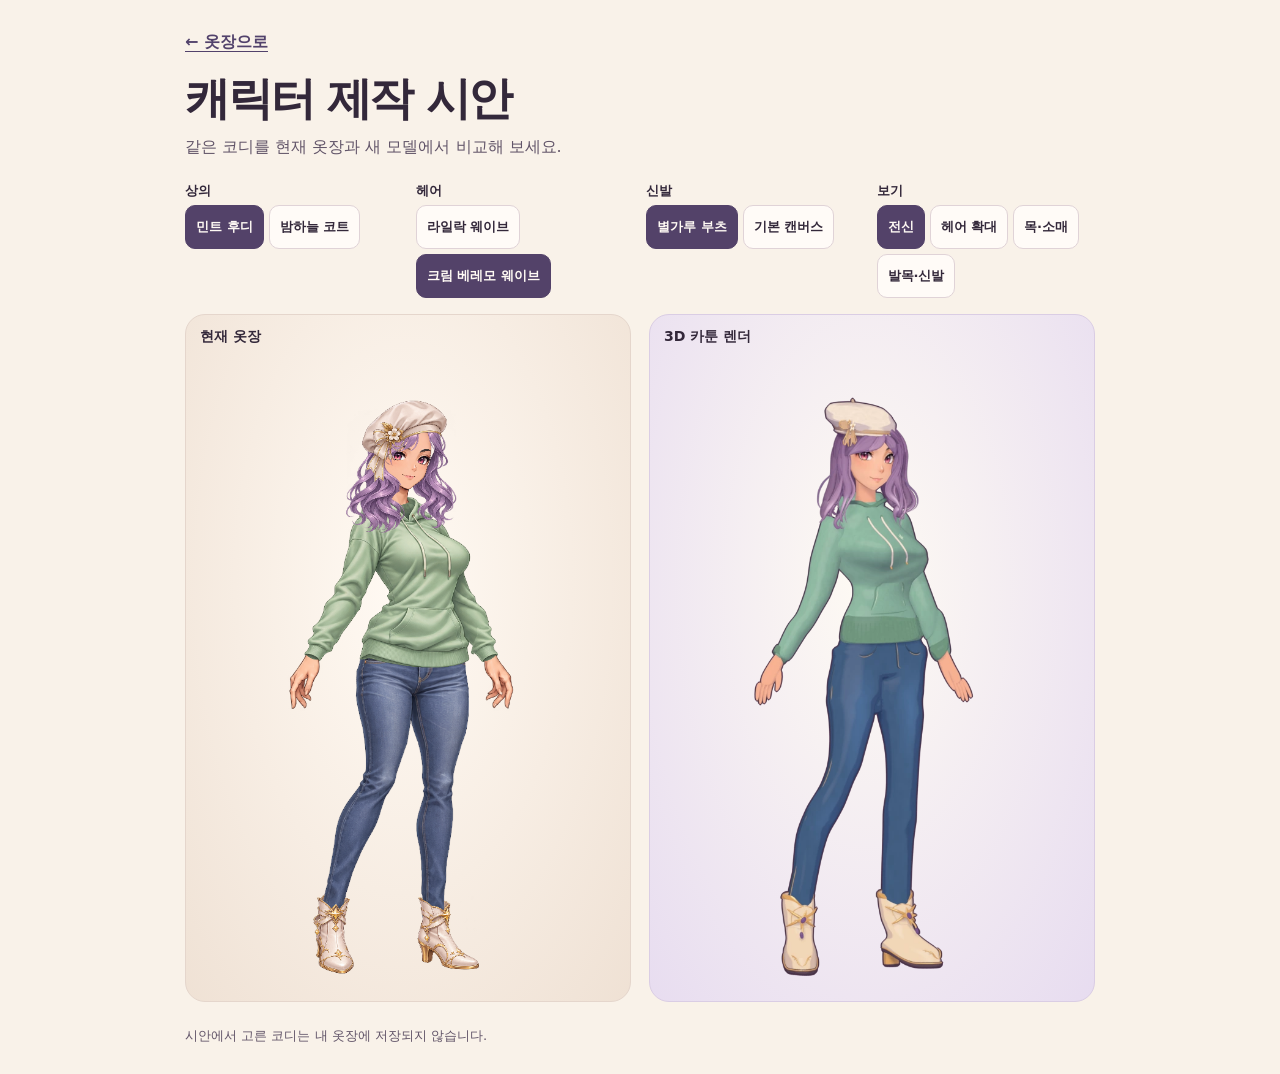
<file: docs/avatar-3d.html>
<!doctype html>
<html lang="ko">
<head>
<meta charset="utf-8">
<meta name="viewport" content="width=device-width, initial-scale=1">
<meta name="theme-color" content="#f9f2e9">
<meta name="description" content="같은 코디의 2D 원화와 3D 모델 렌더를 비교해 보세요.">
<title>캐릭터 제작 시안 · 알찬끼</title>
<link rel="stylesheet" href="./avatar-3d.css">
<script type="module" src="./avatar-3d.mjs?v=21"></script>
</head>
<body>
<main>
  <header class="intro">
    <a class="back" href="./#avatar">← 옷장으로</a>
    <h1>캐릭터 제작 시안</h1>
    <p>같은 코디를 현재 옷장과 새 모델에서 비교해 보세요.</p>
  </header>

  <form class="controls" aria-label="비교할 코디">
    <fieldset>
      <legend>상의</legend>
      <label><input type="radio" name="top" value="hoodie" checked><span>민트 후디</span></label>
      <label><input type="radio" name="top" value="coat"><span>밤하늘 코트</span></label>
    </fieldset>
    <fieldset>
      <legend>헤어</legend>
      <label><input type="radio" name="hair" value="lilac"><span>라일락 웨이브</span></label>
      <label><input type="radio" name="hair" value="beret" checked><span>크림 베레모 웨이브</span></label>
    </fieldset>
    <fieldset>
      <legend>신발</legend>
      <label><input type="radio" name="shoes" value="boots" checked><span>별가루 부츠</span></label>
      <label><input type="radio" name="shoes" value="sneakers"><span>기본 캔버스</span></label>
    </fieldset>
    <fieldset class="view">
      <legend>보기</legend>
      <label><input type="radio" name="view" value="full" checked><span>전신</span></label>
      <label><input type="radio" name="view" value="head"><span>헤어 확대</span></label>
      <label><input type="radio" name="view" value="top"><span>목·소매</span></label>
      <label><input type="radio" name="view" value="feet"><span>발목·신발</span></label>
    </fieldset>
  </form>

  <section class="comparison" aria-label="착장 비교" aria-busy="true">
    <figure class="current">
      <figcaption>현재 옷장</figcaption>
      <canvas id="current" width="680" height="1060" role="img" aria-label="현재 옷장 착장"></canvas>
      <p class="failure" data-error="current" hidden>현재 옷장 이미지를 불러오지 못했습니다.</p>
    </figure>
    <figure class="study">
      <figcaption>3D 카툰 렌더</figcaption>
      <canvas id="study" width="680" height="1060" role="img" aria-label="3D 모델에서 출력한 착장"></canvas>
      <p class="failure" data-error="study" hidden>시안 이미지를 불러오지 못했습니다.</p>
    </figure>
  </section>
  <p class="status" role="status">착장을 불러오는 중입니다.</p>
  <noscript><p>코디를 바꿔 보려면 자바스크립트가 필요합니다.</p></noscript>
  <p class="note">시안에서 고른 코디는 내 옷장에 저장되지 않습니다.</p>
</main>
</body>
</html>
</file>
<file: docs/avatar.css>
.avatar-screen{max-width:1000px;margin:22px auto 60px}.avatar-heading{display:flex;align-items:center;justify-content:space-between}.avatar-title-row{display:flex;align-items:center;justify-content:space-between;gap:16px;margin:8px 0 22px}.avatar-title-row h1{font-size:clamp(28px,5vw,42px);letter-spacing:-1.5px;margin:10px 0}.avatar-title-row p{font-size:13px;color:#7b6a83}.avatar-wallet{background:#3e344e;color:#fff0d2;border-radius:20px;padding:16px 22px;min-width:130px;text-align:right}.avatar-wallet small{display:block;font-size:10px;color:#d8c8df;margin-bottom:7px}.avatar-wallet strong{font-size:28px;font-variant-numeric:tabular-nums}.avatar-wallet strong>span:last-child{font-size:16px;color:#f4cc82}.avatar-layout{display:grid;grid-template-columns:minmax(280px,.95fr) minmax(0,1.1fr);gap:24px;align-items:start}.avatar-dressing{position:sticky;top:100px}.avatar-room{height:350px;position:relative;border-radius:26px;overflow:hidden;background:linear-gradient(#e4daed 0 77%,#c9b9d2 77% 79%,#e0ccbd 79%);display:flex;align-items:center;justify-content:center;isolation:isolate}.avatar-room:before{content:'';position:absolute;left:22px;top:55px;width:74px;height:105px;border:8px solid #f7f0e3;border-radius:40px 40px 6px 6px;background:linear-gradient(140deg,#c0d6db,#e7ecdc);box-shadow:0 7px 0 #82708a15}.avatar-room:after{content:'';position:absolute;right:30px;bottom:68px;width:44px;height:25px;background:#b88d7f;box-shadow:0 -22px 0 -5px #93ac8b,0 -44px 0 -12px #93ac8b;border-radius:4px}.avatar-room-window{position:absolute;right:50px;top:80px;color:#f6edc7;font-size:44px}.avatar-podium{position:absolute;width:180px;height:25px;border-radius:50%;background:#f3e8da;bottom:42px;z-index:-1;box-shadow:0 8px 0 #b99f9c44}.avatar-stage{position:relative;width:260px;height:292px;align-self:end;margin-bottom:28px;z-index:2}.avatar-sprite{width:100%;height:100%;display:block;overflow:visible;filter:drop-shadow(0 2px 0 #624d6410)}.avatar-sprite-body{transform-origin:80px 150px}.avatar-stage .avatar-sprite-body{animation:avatar-breathe 3s ease-in-out infinite}.avatar-preview-label{position:absolute;left:16px;top:16px;z-index:3;background:#fff7e9cc;color:#66536e;border-radius:20px;font-size:11px;padding:8px 12px}.avatar-preview-label.is-preview{background:#3e344e;color:#fff0ce}.avatar-stage-actions{display:flex;gap:10px;min-height:46px;margin-top:10px;align-items:center}.avatar-stage-actions button,.avatar-base-look button,.avatar-empty button{min-height:44px;border:1px solid #d9cce2;border-radius:12px;padding:10px 14px;background:#fff9ef;color:#66536e;font-size:12px;touch-action:manipulation}.avatar-base-look{margin-top:10px;border:1px solid #ded2e5;border-radius:16px;padding:0 14px;font-size:12px;color:#77627e}.avatar-base-look summary{min-height:46px;display:flex;align-items:center;cursor:pointer}.avatar-base-look p{font-size:11px;margin:8px 0}.avatar-look-options{display:flex;gap:6px;flex-wrap:wrap;margin-bottom:12px}.avatar-look-options button{padding:8px 10px;font-size:11px}.avatar-look-options button[data-avatar-look^="skin:"]:before{content:'';display:inline-block;width:12px;height:12px;border-radius:50%;margin-right:5px;background:var(--swatch);vertical-align:middle}.avatar-look-options button[aria-pressed=true]{background:#ded0e8;border-color:#786287}#avatar-status{font-size:12px;color:#80613c;line-height:1.8;min-height:24px}.avatar-tabs{display:flex;gap:8px;align-items:center;border-bottom:1px solid #e2d7e8;padding-bottom:12px}.avatar-tabs button{background:#eee6f2;border:0;border-radius:12px;min-height:44px;padding:10px 18px;color:#766080;font-size:14px;touch-action:manipulation}.avatar-tabs button[aria-pressed=true]{background:#6c577d;color:#fff6e2}.avatar-tabs>span{font-size:10px;color:#8c7696;margin-left:auto;white-space:nowrap}.avatar-slots{display:flex;gap:6px;overflow:auto;padding:14px 0 6px;scrollbar-width:thin}.avatar-slots button{flex-shrink:0;font-size:12px;min-height:44px;padding:8px 12px;border:1px solid transparent;background:transparent;border-radius:12px;color:#77627e;touch-action:manipulation}.avatar-slots button[aria-pressed=true]{border-color:#af98be;background:#e9deef;color:#4e3f5d}.avatar-shopping h2{font-size:14px;letter-spacing:0;margin:16px 0}.avatar-items{display:grid;grid-template-columns:repeat(3,minmax(0,1fr));gap:10px}.avatar-item{display:flex;flex-direction:column;align-items:center;border:1px solid #dfd3e7;background:#fffaf2;border-radius:16px;padding:8px 6px 13px;color:#50415d;min-width:0;touch-action:manipulation}.avatar-item.selected{outline:2px solid #9573a6;outline-offset:1px;background:#eee4f4}.avatar-item-art{height:118px;width:100%;max-width:105px;display:block}.avatar-item strong{font-size:11px;line-height:1.6;overflow-wrap:anywhere;margin-top:3px}.avatar-item small{margin-top:6px;font-size:11px;color:#8a6c3e}.avatar-item-detail{margin-top:18px;border:1px solid #ded0e6;border-radius:18px;background:#f0e7f5;padding:18px}.avatar-item-detail h3{font-size:17px;margin:0 0 8px}.avatar-item-detail p{font-size:12px;color:#786780;line-height:1.8;margin:0 0 15px}.avatar-item-detail button{width:100%;border:0;background:#6d577e;color:#fff5df;border-radius:12px;min-height:48px;padding:12px;font-size:13px;font-weight:750;touch-action:manipulation}.avatar-item-detail button:disabled{background:#dfd3e6;color:#897493;cursor:default}.avatar-empty{border:1px dashed #c9b7d3;border-radius:18px;padding:25px 16px;text-align:center;font-size:13px;color:#87708d;line-height:1.8}.avatar-earning{margin:28px 0 14px;border-top:1px solid #e0d5e6;font-size:12px;color:#7d6986}.avatar-earning summary{min-height:48px;cursor:pointer;padding:12px 0}.avatar-earning p{line-height:1.9}.avatar-entry{display:flex;align-items:center;gap:14px;background:#e9dfef;border:1px solid #dacee3;border-radius:22px;padding:10px 22px;margin:16px 0}.avatar-entry>[data-avatar-mini]{width:66px;height:80px;flex-shrink:0}.avatar-entry>span:nth-child(2){display:grid;gap:7px;flex:1;min-width:0}.avatar-entry small{font-size:9px;letter-spacing:1.5px;color:#8a7494}.avatar-entry strong{font-size:20px;color:#4d3d5b}.avatar-entry span span{font-size:11px;color:#87738d}.avatar-entry>b{font-size:13px;color:#a77a3e;white-space:nowrap}.avatar-journey-link{display:flex;align-items:center;gap:10px;border:1px solid #e0d2e7;background:#efe5f3;border-radius:16px;padding:0 12px;font-size:12px;margin-bottom:10px}.avatar-journey-link [data-avatar-mini]{height:50px;width:44px}.avatar-journey-link>b{margin-left:auto;font-size:12px;color:#98743c}.avatar-game-reward{display:flex;align-items:center;gap:12px;background:#fff5df;border:1px solid #e3cda7;border-radius:16px;padding:10px 14px;margin:16px 0}.avatar-reward-mini{width:48px;height:60px;flex-shrink:0}.avatar-game-reward>div{display:grid;gap:5px;flex:1;min-width:0}.avatar-game-reward strong{font-size:13px;color:#7c5b31}.avatar-game-reward span:not(.avatar-reward-mini){font-size:10px;color:#9b7955;line-height:1.7}.avatar-game-reward>a{font-size:11px;min-height:44px;display:flex;align-items:center;color:#805f37;white-space:nowrap}.avatar-screen button:disabled{cursor:default}.avatar-screen a:focus-visible,.avatar-screen button:focus-visible,.avatar-screen summary:focus-visible{outline:3px solid #c89753;outline-offset:3px}
@keyframes avatar-breathe{0%,100%{transform:translateY(0)}50%{transform:translateY(-2px)}}
@media(max-width:700px){.avatar-layout{grid-template-columns:1fr;gap:20px}.avatar-dressing{position:static}.avatar-room{height:280px}.avatar-stage{height:242px;width:216px;margin-bottom:19px}.avatar-podium{bottom:25px;width:165px}.avatar-room:before{top:50px;width:62px;height:85px;left:20px}.avatar-room:after{bottom:46px;right:25px}.avatar-room-window{right:38px;top:75px;font-size:32px}.avatar-wallet{padding:12px 15px;min-width:105px;border-radius:16px}.avatar-wallet strong{font-size:25px}.avatar-title-row p{font-size:11px}.avatar-title-row h1{font-size:28px}.avatar-item-art{height:110px}.avatar-entry{padding:10px 14px;gap:10px}.avatar-entry strong{font-size:17px}.avatar-entry>b{font-size:11px}.avatar-entry span span{font-size:10px}.avatar-game-reward{gap:8px;padding:8px}.avatar-game-reward strong{font-size:12px}.avatar-game-reward>a{white-space:normal;max-width:65px;line-height:1.6}.avatar-reward-mini{width:40px;height:50px}}
@media(prefers-reduced-motion:reduce){.avatar-stage .avatar-sprite-body{animation:none}}
.avatar-stage-actions:not(:has(button:not([hidden]))){display:none}#avatar-status:empty{display:none}
@media(max-width:700px){.avatar-layout{display:block}.avatar-dressing{position:sticky;top:64px;z-index:4;background:#f5f1e7;padding:8px 0}.avatar-shopping{margin-top:18px}.avatar-room{height:220px;border-radius:20px}.avatar-stage{height:192px;width:171px;margin-bottom:12px}.avatar-podium{bottom:12px;width:135px;height:19px}.avatar-room:before{top:42px;height:70px;width:52px;border-width:6px}.avatar-room:after{bottom:31px;width:36px;height:20px}.avatar-room-window{top:50px;right:34px;font-size:28px}.avatar-base-look{margin-top:8px}.avatar-stage-actions{margin-top:6px;min-height:44px}#avatar-status{margin:8px 0 0;max-height:65px;overflow:auto}}
@media(max-height:760px) and (max-width:700px){.avatar-room{height:174px}.avatar-stage{height:158px;width:141px;margin-bottom:6px}.avatar-room:before{height:52px;top:35px}.avatar-room:after{bottom:18px}.avatar-room-window{top:35px}.avatar-podium{bottom:5px}}
@media(max-width:700px){.avatar-dressing:has(.avatar-base-look[open]){position:relative;top:0}.avatar-item{scroll-margin-top:390px}}

.avatar-theme-filter{display:flex;align-items:center;gap:12px;margin:15px 0 0;font-size:12px;color:#77627e}.avatar-theme-filter select{flex:1;min-width:0;min-height:44px;border:1px solid #d4c3df;border-radius:12px;padding:8px 12px;font:inherit;background:#fff9f1;color:#5c486c;touch-action:manipulation}
@media(max-width:700px){.avatar-theme-filter select{font-size:16px}}
</file>
<file: docs/avatar-cel.css>
/* Cel B: shared head/shoulder/elbow rig. Clothing remains inside its owning joint. */
.avatar-cel{overflow:hidden;filter:drop-shadow(0 3px 1px #68516b0e)}.avatar-stage .avatar-cel .avatar-sprite-body{animation:none}.avatar-cel .avatar-rig-head{transform-origin:var(--rig-head-x) var(--rig-head-y);transform-box:view-box}.avatar-cel .avatar-rig-upper{transform-origin:var(--rig-upper-x) var(--rig-upper-y);transform-box:view-box}.avatar-cel .avatar-rig-arm-right{transform-origin:var(--rig-right-shoulder-x) var(--rig-right-shoulder-y);transform-box:view-box}.avatar-cel .avatar-rig-forearm-right{transform-origin:var(--rig-right-elbow-x) var(--rig-right-elbow-y);transform-box:view-box}.avatar-cel .avatar-rig-arm-left{transform-origin:var(--rig-left-shoulder-x) var(--rig-left-shoulder-y);transform-box:view-box}.avatar-cel .avatar-rig-forearm-left{transform-origin:var(--rig-left-elbow-x) var(--rig-left-elbow-y);transform-box:view-box}.avatar-cel .avatar-hair-tail{transform-origin:var(--rig-hair-tail-x) var(--rig-hair-tail-y);transform-box:view-box}.avatar-eyes-closed{opacity:0}.avatar-stage .avatar-rig-upper{animation:cel-breathe 4s ease-in-out infinite}.avatar-stage .avatar-rig-head{animation:cel-head 5s ease-in-out infinite}.avatar-stage .avatar-hair-tail{animation:cel-hair 4.5s ease-in-out infinite}.avatar-stage .avatar-eyes-open{animation:cel-eyes-open 5s linear infinite}.avatar-stage .avatar-eyes-closed{animation:cel-eyes-closed 5s linear infinite}.avatar-stage .avatar-pose-wave .avatar-rig-arm-right{animation:cel-wave-arm 3.2s ease-in-out infinite}.avatar-stage .avatar-pose-wave .avatar-rig-forearm-right{animation:cel-wave-hand 3.2s ease-in-out infinite}.avatar-stage .avatar-pose-victory .avatar-rig-arm-right{animation:cel-win-arm 3.4s ease-in-out infinite}.avatar-stage .avatar-pose-victory .avatar-rig-forearm-right{animation:cel-win-forearm 3.4s ease-in-out infinite}.avatar-stage .avatar-pose-victory .avatar-rig-head{animation:cel-win-head 3.4s ease-in-out infinite}.avatar-stage .avatar-pose-victory .avatar-rig-upper{animation:cel-win-body 3.4s ease-in-out infinite}.avatar-reward-mini .avatar-pose-victory .avatar-rig-arm-right{transform:rotate(-26deg)}.avatar-reward-mini .avatar-pose-victory .avatar-rig-forearm-right{transform:rotate(-151deg)}
.avatar-room{height:470px;background:linear-gradient(145deg,#e9e0f0 0%,#f0e8ed 60%,#dbcede 77%,#d3bfb3 77.4%,#e9d8ca 100%)}.avatar-stage{height:434px;width:241px;margin-bottom:24px}.avatar-podium{bottom:28px;width:195px}.avatar-room:after{box-shadow:0 -19px 0 -3px #94aa8d;border-radius:6px}.avatar-zoom{position:absolute;right:14px;top:14px;z-index:4;border:1px solid #d2c1df;background:#fff8efcc;color:#6a5379;border-radius:20px;min-height:40px;padding:8px 12px;font-size:11px;touch-action:manipulation}.avatar-motion-controls{display:flex;gap:6px;margin:10px 0 0;align-items:center}.avatar-motion-controls button{flex:1;min-height:44px;padding:8px 12px;border:1px solid #d8cbe1;border-radius:12px;background:#f8f1fb;color:#786086;font-size:12px;touch-action:manipulation}.avatar-motion-controls button[aria-pressed=true]{background:#6e587f;color:#fff4df;border-color:#6e587f}.avatar-item-art{height:123px;padding:4px;overflow:hidden}.avatar-item-art .avatar-sprite{overflow:hidden}.avatar-zoom-dialog{padding:20px;border:1px solid #d7c8e2;border-radius:24px;background:#f4edf5;color:#51405d;width:min(92vw,560px);max-height:94dvh;overflow:auto;box-sizing:border-box}.avatar-zoom-dialog::backdrop{background:#292034aa;backdrop-filter:blur(5px)}.avatar-zoom-heading{display:flex;align-items:center;justify-content:space-between;gap:16px}.avatar-zoom-heading h2{font-size:17px;letter-spacing:0}.avatar-zoom-heading button{min-height:44px;border:1px solid #d0bedc;background:#fff8ef;border-radius:12px;color:#685175;padding:8px 12px}.avatar-zoom-stage{height:min(68dvh,650px);width:auto;max-width:100%;margin:10px auto 0;align-self:auto}.avatar-zoom-dialog p{font-size:11px;text-align:center;line-height:1.8;color:#8b7598}.avatar-zoom-dialog:not([open]){display:none}
@keyframes cel-breathe{0%,100%{transform:translateY(0)}50%{transform:translateY(-1.7px)}}@keyframes cel-head{0%,100%{transform:rotate(0)}50%{transform:rotate(.6deg)}}@keyframes cel-hair{0%,100%{transform:rotate(-1deg)}50%{transform:rotate(1deg)}}@keyframes cel-eyes-open{0%,43%,47%,100%{opacity:1}44%,46%{opacity:0}}@keyframes cel-eyes-closed{0%,43%,47%,100%{opacity:0}44%,46%{opacity:1}}@keyframes cel-wave-arm{0%,12%,91%,100%{transform:rotate(0)}28%,76%{transform:rotate(-14deg)}}@keyframes cel-wave-hand{0%,12%,91%,100%{transform:rotate(0)}28%,76%{transform:rotate(-145deg)}42%,64%{transform:rotate(-157deg)}53%{transform:rotate(-138deg)}}@keyframes cel-win-arm{0%,12%,90%,100%{transform:rotate(0)}28%,76%{transform:rotate(-27deg)}}@keyframes cel-win-forearm{0%,12%,90%,100%{transform:rotate(0)}28%,76%{transform:rotate(-151deg)}}@keyframes cel-win-head{0%,15%,90%,100%{transform:rotate(0)}30%,74%{transform:rotate(-5deg)}}@keyframes cel-win-body{0%,12%,90%,100%{transform:translateY(0)}32%,68%{transform:translateY(-4px)}48%{transform:translateY(-1px)}}
@media(max-width:700px){.avatar-room{height:284px}.avatar-stage{height:262px;width:146px;margin-bottom:12px}.avatar-podium{bottom:10px;width:150px}.avatar-room:before{height:110px;width:60px;top:48px}.avatar-room:after{bottom:26px}.avatar-room-window{top:82px}.avatar-item-art{height:120px}.avatar-motion-controls{margin-top:8px}.avatar-motion-controls button{padding:8px 9px;font-size:11px}.avatar-item{scroll-margin-top:440px}.avatar-zoom-stage{height:min(68dvh,650px);width:auto;margin-bottom:0}}
@media(max-height:760px) and (max-width:700px){.avatar-room{height:215px}.avatar-stage{height:201px;width:112px;margin-bottom:7px}.avatar-room:before{height:85px;top:45px}.avatar-podium{bottom:5px}.avatar-motion-controls{margin-top:5px}.avatar-item{scroll-margin-top:365px}}
@media(prefers-reduced-motion:reduce){.avatar-cel *{animation:none!important}.avatar-stage .avatar-pose-wave .avatar-rig-arm-right{transform:rotate(-14deg)}.avatar-stage .avatar-pose-wave .avatar-rig-forearm-right{transform:rotate(-145deg)}.avatar-stage .avatar-pose-victory .avatar-rig-arm-right{transform:rotate(-27deg)}.avatar-stage .avatar-pose-victory .avatar-rig-forearm-right{transform:rotate(-151deg)}.avatar-stage .avatar-pose-victory .avatar-rig-head{transform:rotate(-5deg)}.avatar-stage .avatar-pose-victory .avatar-rig-upper{transform:none}}
#avatar-layout-anchor{height:1px;pointer-events:none}
@media(max-width:700px){.avatar-compact .avatar-room{height:150px}.avatar-compact .avatar-stage:not(.avatar-zoom-stage){height:143px;width:80px;margin-bottom:2px}.avatar-compact .avatar-room:before{top:28px;width:38px;height:56px}.avatar-compact .avatar-room:after{bottom:17px;width:24px;height:15px}.avatar-compact .avatar-room-window{top:27px;font-size:20px}.avatar-compact .avatar-podium{bottom:1px;width:100px;height:13px}.avatar-compact .avatar-preview-label{font-size:9px;padding:6px 8px;top:9px;left:9px}.avatar-compact .avatar-zoom{min-height:36px;top:8px;right:8px;padding:6px 9px}.avatar-compact .avatar-base-look:not([open]){display:block;margin-top:5px}.avatar-compact .avatar-motion-controls{margin-top:5px}.avatar-item-detail{scroll-margin-top:345px}.avatar-compact .avatar-room,.avatar-compact .avatar-stage{transition:none}}
@media(max-height:760px) and (max-width:700px){.avatar-compact .avatar-room{height:126px}.avatar-compact .avatar-stage:not(.avatar-zoom-stage){height:122px;width:68px}.avatar-compact .avatar-room:before{height:45px;top:25px}}
</file>
<file: docs/avatar-raster.css>
/* Static illustration layers replace the old joint animation renderer everywhere. */
.avatar-raster{display:block;width:100%;height:100%;overflow:hidden;isolation:isolate}.avatar-raster *{animation:none!important}.avatar-motion-controls{display:none!important}
#avatar-legacy[hidden],#avatar-quality[hidden]{display:none!important}
.avatar-room{height:620px;background:radial-gradient(ellipse at 50% 38%,#fffcf6 0,#eee3f1 67%,#d9c8dd 100%);border:1px solid #ded0e6;border-radius:28px}.avatar-room:before{inset:32px 38px 45px;width:auto;height:auto;border:1px solid #d1bad9;border-radius:160px 160px 100px 100px;background:transparent;opacity:.5}.avatar-room:after,.avatar-room-window{display:none}.avatar-stage:not(.avatar-zoom-stage){height:590px;width:100%;margin:12px 0 18px}.avatar-podium{bottom:19px;background:#c3adcd40;box-shadow:0 12px 20px #a68ab435;width:180px;height:14px}.avatar-preview-label{z-index:2;background:#fffaf1de}.avatar-zoom{z-index:3}.avatar-item-art{height:145px;max-width:140px;background:radial-gradient(ellipse,#f0e6f3,transparent 72%);border-radius:12px}.avatar-zoom-stage{height:min(74dvh,900px);width:100%;margin:0}.avatar-zoom-dialog{width:min(94vw,680px)}.avatar-view-switch{flex-direction:row-reverse;justify-content:flex-end}.avatar-title-row p{max-width:320px}.avatar-art-credit{font-size:10px;line-height:1.8;color:#907c9a;text-align:center;margin:8px 0}
@media(max-width:700px){.avatar-dressing{top:64px;background:#f5f1e7}.avatar-room{height:370px}.avatar-stage:not(.avatar-zoom-stage){height:345px;width:100%;margin:9px 0 16px}.avatar-podium{bottom:12px;width:130px}.avatar-room:before{inset:22px 46px 28px}.avatar-item-art{height:125px}.avatar-compact .avatar-room{height:150px}.avatar-compact .avatar-stage:not(.avatar-zoom-stage){height:144px;width:100%;margin:0 0 4px}.avatar-compact .avatar-room:before{inset:8px 70px 12px;width:auto;height:auto}.avatar-compact .avatar-podium{bottom:4px;width:85px;height:8px}.avatar-compact .avatar-art-credit{display:none}.avatar-base-look[open]{background:#faf5ed}.avatar-zoom-stage{height:72dvh}.avatar-item{scroll-margin-top:350px}}
@media(max-height:760px) and (max-width:700px){.avatar-room{height:300px}.avatar-stage:not(.avatar-zoom-stage){height:280px}.avatar-compact .avatar-room{height:126px}.avatar-compact .avatar-stage:not(.avatar-zoom-stage){height:122px}}
/* Resizing the sticky preview must not make browser scroll anchoring expand it again. */
#avatar{overflow-anchor:none}
@media(max-width:700px){.avatar-shopping button{scroll-margin-top:330px;scroll-margin-bottom:110px}.avatar-slots{scroll-margin-top:330px;scroll-margin-bottom:110px}}

/* A one-theme grid is short: a non-sticky preview avoids covering its controls
   and keeps document height stable when the observer toggles compact mode. */
@media(max-width:700px){#avatar.avatar-themed .avatar-dressing{position:static}#avatar.avatar-themed .avatar-room{height:300px}#avatar.avatar-themed .avatar-stage:not(.avatar-zoom-stage){height:280px;width:100%;margin:9px 0 16px}#avatar.avatar-themed .avatar-art-credit{display:block}#avatar.avatar-themed .avatar-base-look{margin-top:8px}#avatar.avatar-themed .avatar-room:before{inset:22px 46px 28px;width:auto;height:auto}#avatar.avatar-themed .avatar-podium{bottom:12px;width:130px;height:14px}}

.avatar-render-fallback{display:flex;align-items:center;justify-content:center;min-height:90px;padding:16px;font-size:12px;line-height:1.6;color:#796680;text-align:center}.avatar-render-notice{display:flex;align-items:center;justify-content:center;gap:12px;flex-wrap:wrap;margin:12px auto;padding:12px 16px;max-width:900px;border:1px solid #dbc8a6;border-radius:12px;background:#fff4df;color:#655038;font-size:13px;line-height:1.7}.avatar-render-notice button{min-height:44px;border:1px solid #bfa276;background:#fffaf0;color:#5b452f;border-radius:10px;padding:8px 12px}
canvas.avatar-raster{object-fit:contain;contain:paint;filter:none}
</file>
<file: docs/avatar-quality.css>
.avatar-view-switch{display:flex;gap:8px;flex-wrap:wrap;border-bottom:1px solid #dfd2e6;padding-bottom:14px;margin:0 0 20px;font-size:13px}.avatar-view-switch a{display:flex;align-items:center;justify-content:center;min-height:46px;padding:10px 18px;background:#eee4f3;color:#7c618e;border-radius:13px}.avatar-view-switch a[aria-current=page]{background:#70557e;color:#fff7ec}.avatar-quality{display:grid;grid-template-columns:minmax(0,1.3fr) minmax(0,.85fr);gap:24px;align-items:start}.avatar-quality-canvas{position:relative;display:flex;align-items:center;justify-content:center;isolation:isolate;min-width:0;border:1px solid #e1d4e8;border-radius:26px;overflow:hidden;background:radial-gradient(ellipse at 50% 40%,#fffbf7,#f0e6f2 70%,#e2d4e7)}.avatar-quality-canvas:before{content:'';position:absolute;inset:25px 26px 35px;border:1px solid #d5bedb;border-radius:160px 160px 100px 100px;z-index:-1;opacity:.5}.avatar-quality-full{display:block;width:100%;height:min(78vh,830px);object-fit:contain;padding:12px 8px 40px;box-sizing:border-box}.avatar-quality-badge{position:absolute;top:16px;left:16px;font-size:11px;padding:8px 12px;border-radius:20px;background:#fffaf0dc;color:#8b6c8d}.avatar-quality-canvas>button{position:absolute;bottom:15px;right:15px;min-height:44px;padding:10px 15px;border:1px solid #d4bfdf;background:#fff9f0ed;color:#765a85;border-radius:14px;font-size:12px;touch-action:manipulation}.avatar-quality-details{padding:18px 0}.avatar-quality-details h2{font-size:29px;letter-spacing:-1.3px;margin:16px 0}.avatar-quality-lead{font-size:14px;line-height:1.9;color:#876e8f;margin-bottom:20px}.avatar-quality-face{position:relative;aspect-ratio:1.12;border:1px solid #e1cfe5;border-radius:22px;background:linear-gradient(135deg,#eee3f0,#faf5ef);overflow:hidden}.avatar-quality-face img{position:absolute;width:200%;height:auto;max-width:none;left:-50%;top:-5%;display:block}.avatar-quality-caption{font-size:10px;color:#9e86a5;margin:8px 0 22px}.avatar-quality-note{padding:18px;background:#f2eaf5;border:1px solid #dfcee6;border-radius:18px;color:#7d6587}.avatar-quality-note strong{font-size:12px;line-height:1.8}.avatar-quality-note p{font-size:12px;line-height:1.9;margin:8px 0 12px}.avatar-quality-note a{display:inline-flex;align-items:center;min-height:44px;font-size:12px;color:#71537e;text-decoration:underline;text-underline-offset:4px}#avatar-quality-status{font-size:12px;line-height:1.8;color:#96634d}.avatar-quality-dialog{width:min(94vw,860px);max-height:96dvh;border:1px solid #dccbe4;border-radius:24px;padding:18px;background:#f3eaf4;color:#725b7e;overflow:auto}.avatar-quality-dialog::backdrop{background:#33243dc9;backdrop-filter:blur(5px)}.avatar-quality-dialog-head{display:flex;align-items:center;justify-content:space-between;gap:14px}.avatar-quality-dialog-head h2{font-size:16px;letter-spacing:0}.avatar-quality-dialog-head button{min-height:44px;padding:8px 12px;border-radius:12px;border:1px solid #d2bfdd;background:#fff8ee;color:#795d85}.avatar-quality-dialog>img{display:block;width:100%;height:min(76dvh,1050px);object-fit:contain;min-height:240px}.avatar-quality-dialog>p{font-size:11px;line-height:1.8;text-align:center}.avatar-quality-dialog:not([open]){display:none}
/* Quality-first phase: keep the old inventory usable, but stop the pose experiment. */
#avatar .avatar-motion-controls{display:none!important}.avatar-stage .avatar-cel *{animation:none!important}.avatar-stage .avatar-cel .avatar-rig-arm-right,.avatar-stage .avatar-cel .avatar-rig-forearm-right,.avatar-stage .avatar-cel .avatar-rig-head,.avatar-stage .avatar-cel .avatar-rig-upper{transform:none!important}.avatar-quality-mode .avatar-wallet{opacity:.7}.avatar-quality-mode .avatar-earning{margin-top:20px}.avatar-quality-mode .avatar-cel{animation:none!important}
@media(max-width:700px){.avatar-quality{grid-template-columns:1fr;gap:4px}.avatar-quality-full{height:min(78dvh,790px);padding:10px 4px 44px}.avatar-quality-canvas{border-radius:22px}.avatar-quality-details{padding:18px 4px 8px}.avatar-quality-details h2{font-size:26px}.avatar-quality-face{max-width:430px}.avatar-view-switch a{font-size:12px;padding:10px 14px}.avatar-quality-badge{top:12px;left:12px;font-size:10px}.avatar-quality-dialog{padding:14px}.avatar-quality-dialog-head h2{font-size:13px}}
body .avatar-view-switch a[aria-current=page]{background:#70557e!important;color:#fff7ec!important}
</file>
<file: docs/journey.css>
.journey-screen{max-width:840px;margin:20px auto 60px}.journey-topline{display:flex;align-items:center;justify-content:space-between}.journey-series-label{font-size:9px;letter-spacing:2px;color:#7e718d}.journey-cover{position:relative;display:flex;min-height:154px;align-items:center;isolation:isolate;background:#e7e0ef;border-radius:24px;overflow:hidden}.journey-cover-copy{padding:24px;position:relative;z-index:1}.journey-cover h1{font-size:clamp(25px,5vw,36px);margin:10px 0;letter-spacing:-1.2px}.journey-cover p{font-size:12px;margin:8px 0;color:#60536f}.journey-cover .soft-kicker{font-size:9px}.journey-cover-art{position:absolute;right:-24px;bottom:0;width:56%;height:auto;opacity:.85;z-index:0}.journey-cover-copy{background:linear-gradient(90deg,#e7e0ef 60%,#e7e0ef00);width:80%}#journey-progress{font-size:11px;font-variant-numeric:tabular-nums}.journey-continue{display:flex;justify-content:space-between;align-items:center;gap:16px;background:#3c344f;color:#fff6e9;border-radius:18px;margin:12px 0 24px;padding:18px 22px;box-shadow:0 5px 0 #d4c9dd}.journey-continue>span{display:grid;gap:7px}.journey-continue small{font-size:10px;color:#d6c7e2}.journey-continue strong{font-size:19px;letter-spacing:-.5px}.journey-continue span span{font-size:11px;color:#d6c7e2}.journey-continue>b{font-size:28px;color:#f6cd83}.journey-browser{display:flex;gap:16px;align-items:end;justify-content:space-between;margin:20px 0 12px}.journey-region-picker{display:flex;gap:12px;align-items:end;flex:1;min-width:0}.journey-region-picker label{font-size:10px;color:#75667f;flex:1;max-width:370px;min-width:0}.journey-region-picker select{font:inherit;font-size:16px;display:block;width:100%;min-width:0;margin-top:6px;padding:12px 30px 12px 12px;min-height:46px;background:#fffcf6;border:1px solid #d6cadd;border-radius:12px;color:#40354f}.journey-region-picker>a{font-size:11px;white-space:nowrap;display:grid;place-items:center;min-height:44px;color:#665074}.journey-region-nav{display:flex;gap:8px;align-items:center;white-space:nowrap}.journey-region-nav a,.journey-page-nav a{min-width:44px;min-height:44px;display:grid;place-items:center;background:#ece5f2;border-radius:12px;font-size:14px}.journey-region-nav span,.journey-page-nav span{font-size:11px;color:#72637d}.journey-region-nav a[aria-disabled=true],.journey-page-nav a[aria-disabled=true]{opacity:.35}.journey-region{margin:0!important;background:var(--region);border:1px solid #ffffff80;border-radius:24px;overflow:hidden;padding:20px;position:relative}.journey-region-head{display:flex;gap:12px;align-items:center}.journey-landmark{font-size:29px;display:grid;place-items:center;width:48px;height:48px;border-radius:15px;background:#fff8;color:#63506e}.journey-region h2{font-size:22px;letter-spacing:-.7px;flex:1}.journey-region-range{font-size:11px;border:1px solid #fff9;background:#fff6;padding:6px 10px;border-radius:20px;white-space:nowrap}.journey-region-progress{font-size:11px;color:#5c4e65;margin:10px 0 0}.journey-path{position:relative;display:grid;grid-template-columns:repeat(5,minmax(0,1fr));gap:16px 8px;padding:20px 0 25px}.journey-path:before{content:'';height:10px;background:#fff7;position:absolute;left:7%;right:7%;top:57px;border-radius:20px}.journey-node{position:relative;z-index:1;display:flex;flex-direction:column;align-items:center;gap:7px;text-align:center;min-width:0;min-height:112px;width:100%;border:0;padding:4px 0;background:transparent;color:#514259;font:inherit;border-radius:16px;touch-action:manipulation}.journey-node:nth-child(even){transform:translateY(12px)}.journey-node b{width:60px;height:60px;display:grid;place-items:center;border-radius:50%;border:4px solid #fff9;background:#f5efe3;color:#72617e;box-shadow:0 5px 0 #6b597629;font-size:23px}.journey-node span{max-width:100%;overflow:hidden;text-overflow:ellipsis;white-space:nowrap;font-size:11px}.journey-node small{font-size:11px;color:#665272;line-height:1.2}.journey-node.current b{background:#6f5b84;color:#fff7e4;border-color:#fff5d4;box-shadow:0 5px 0 #4f3e61,0 0 0 3px #705a8330}.journey-node.current small{font-weight:800;color:#50405f}.journey-node.completed b{background:#f6d28e;color:#6f502d;border-color:#fff2d1}.journey-node.completed small{color:#765225}.journey-node.is-selected:not(:disabled){outline:2px solid #765b8e;outline-offset:3px;background:#fff3}.journey-node:disabled{cursor:default;opacity:1;color:#756a7b}.journey-node:disabled b{background:#ffffff50;color:#8b7f91;box-shadow:0 3px 0 #6b597615}.journey-node:disabled small{color:#756a7b}.journey-region-story{font-size:11px;color:#62536a;border-top:1px solid #fff8;padding-top:4px}.journey-region-story summary{cursor:pointer;min-height:44px;display:flex;align-items:center}.journey-region-story p{line-height:1.9;margin:0 0 10px}.journey-page-nav{display:flex;justify-content:space-between;align-items:center;margin-top:12px;gap:12px}.journey-page-nav a{font-size:12px;padding:8px 12px}.journey-level-preview{display:flex;align-items:center;justify-content:space-between;gap:18px;background:#fffaf1;border:1px solid #dfd3e5;padding:20px;border-radius:18px;margin-top:14px;min-height:125px}.journey-preview-info{min-width:0}.journey-preview-info small{font-size:10px;color:#877192}.journey-preview-info h3{margin:8px 0;font-size:18px;line-height:1.5;overflow-wrap:anywhere}.journey-preview-info p{font-size:12px;line-height:1.8;margin:4px 0;color:#6a5c72}.journey-preview-info .journey-preview-best{font-size:11px}.journey-play{flex-shrink:0;min-height:46px;display:flex;align-items:center;justify-content:center;border-radius:12px;background:#6e5a80;color:#fff7e7;padding:12px 16px;font-size:13px;font-weight:750}.journey-locked-note{font-size:12px;line-height:1.8;color:#75667f;max-width:160px}.journey-level-label{display:flex;align-items:center;font-size:13px;white-space:nowrap;padding:8px}.journey-scene{background:#ece4f2;border-radius:16px;padding:16px;line-height:1.8;font-size:13px;color:#514367}.journey-entry{display:flex;gap:18px;align-items:center;margin:20px 0;padding:24px;background:#ddd6ee;border-radius:24px;color:#39334e}.journey-entry>span:nth-child(2){display:grid;gap:8px;flex:1}.journey-entry small{font-size:10px;letter-spacing:1px}.journey-entry strong{font-size:25px}.journey-entry span span{font-size:13px;line-height:1.7}.journey-entry-art{font-size:54px;position:relative;transform:rotate(-10deg)}.journey-entry-art i{font-style:normal;position:absolute;top:-12px;right:-12px;font-size:24px;color:#b67c42}
@media(max-width:600px){.journey-browser{flex-wrap:wrap;gap:8px}.journey-region-picker{width:100%;flex-basis:100%}.journey-region-nav{width:100%;justify-content:space-between}.journey-path{grid-template-columns:repeat(3,minmax(0,1fr));gap:12px 8px}.journey-path:before{left:15%;right:15%;top:57px}.journey-region{padding:16px}.journey-region h2{font-size:20px}.journey-level-preview{flex-wrap:wrap;padding:18px;gap:12px}.journey-play{width:100%}.journey-locked-note{max-width:none;margin:0}.journey-cover-copy{padding:20px;width:90%;background:linear-gradient(90deg,#e7e0ef 50%,#e7e0ef00)}.journey-cover-art{width:78%;right:-50px;opacity:.42}.journey-cover h1{font-size:27px}.journey-continue{padding:16px 18px;margin-bottom:20px}.journey-entry{padding:18px;gap:12px}.journey-entry strong{font-size:22px}.journey-entry-art{font-size:42px}}
.focus-enter{border:1px solid #a89bb8;border-radius:12px;min-height:44px;padding:10px 14px;background:#ece4f2;color:#453a50;white-space:nowrap;touch-action:manipulation}.focus-toolbar{display:none}.game-focused{overflow:hidden}.game-focused header,.game-focused nav,.game-focused footer{visibility:hidden}.is-game-focused{position:fixed!important;inset:0;z-index:2000;max-width:none!important;width:100%;height:100dvh;margin:0!important;padding:max(8px,env(safe-area-inset-top)) max(10px,env(safe-area-inset-right)) max(12px,env(safe-area-inset-bottom)) max(10px,env(safe-area-inset-left));background:#f5f1e7;overflow:auto;overscroll-behavior:contain;box-sizing:border-box;isolation:isolate}.is-game-focused> :not(.focus-toolbar):not(.puzzle-box):not(.puzzle-result):not(.puzzle-finale):not(.restart-notice):not(.lab-charge):not(.puzzle-save-status){display:none!important}.is-game-focused .focus-toolbar{display:flex;max-width:650px;margin:0 auto 8px;align-items:center;justify-content:space-between;flex-wrap:wrap;gap:6px}.focus-toolbar strong{font-size:14px;max-width:45%;line-height:1.4}.focus-toolbar>div{display:flex;gap:6px}.focus-toolbar button{min-height:44px;padding:8px 10px;border:1px solid #b6a8c3;background:#e9e0f1;color:#453a50;border-radius:12px;font-size:12px;touch-action:manipulation}.focus-toolbar .focus-status:empty{display:none}.focus-status{width:100%;font-size:12px;line-height:1.5}.is-game-focused .puzzle-box{max-width:550px;margin:auto;padding:14px;border-radius:22px}.is-game-focused .puzzle-stage{width:min(100%,max(276px,calc(100dvh - 310px)),440px)}.is-game-focused .puzzle-board{padding:8px;gap:5px}.is-game-focused .puzzle-goals{margin:0 0 12px;gap:8px}.is-game-focused .puzzle-goal-label{margin-bottom:4px;font-size:10px}.is-game-focused .puzzle-goals strong{font-size:21px}.is-game-focused .puzzle-live{margin:8px 0;min-height:32px;font-size:12px}.is-game-focused .puzzle-controls{gap:6px}.is-game-focused .puzzle-controls button{padding:8px 10px;min-height:44px}.is-game-focused .puzzle-controls .pill{display:none}.is-game-focused .puzzle-result{max-width:550px;margin:12px auto}.is-game-focused .restart-notice:not([hidden]){max-width:550px;margin:8px auto}.is-game-focused .lab-charge{max-width:550px;margin:8px auto;padding:10px}.is-game-focused .lab-charge~.puzzle-box .puzzle-stage{width:min(100%,max(276px,calc(100dvh - 440px)),396px)}
@media(max-width:400px){.focus-enter{font-size:12px;padding:8px}.focus-toolbar strong{font-size:12px;max-width:40%}}
@media(max-height:520px) and (min-width:600px){.is-game-focused .puzzle-box{max-width:850px;display:grid;grid-template-columns:minmax(276px,340px) 1fr;gap:10px}.is-game-focused .puzzle-stage{grid-column:1;grid-row:1/4;width:min(100%,calc(100dvh - 85px))}.is-game-focused .puzzle-goals,.is-game-focused .puzzle-live,.is-game-focused .puzzle-controls{grid-column:2}.is-game-focused .puzzle-controls{align-content:start}}

.is-game-focused>.puzzle-save-status{max-width:550px;margin:10px auto;font-size:10px}.is-game-focused .puzzle-tile{touch-action:manipulation}
@media(max-width:400px){.is-game-focused{padding-left:max(6px,env(safe-area-inset-left));padding-right:max(6px,env(safe-area-inset-right))}.is-game-focused .puzzle-box{padding:12px 6px}.is-game-focused .puzzle-board{padding:4px;gap:4px}}
.home-game-paths{margin:24px 0}.home-game-paths .journey-entry,.home-game-paths .avatar-entry{margin:14px 0}.home-secondary{border-top:1px solid #ddd2e4;margin:28px 0 20px;padding-top:6px}.home-secondary>summary{min-height:48px;display:flex;align-items:center;cursor:pointer;font-size:13px;color:#817188}.home-secondary .hub-grid{grid-template-columns:repeat(2,minmax(0,1fr))}#meal-archive{max-width:850px;margin:28px auto}#meal-archive>.hub-grid{grid-template-columns:1fr}#food-tools-archive .record-hub{margin-top:12px}@media(max-width:600px){.home-secondary .hub-grid{grid-template-columns:1fr}}
</file>
<file: docs/daily.css>
.daily-home{margin:28px 0 44px}.daily-top{display:flex;align-items:center;justify-content:space-between;gap:16px;margin-bottom:22px}.daily-top h1{font-size:clamp(27px,4vw,42px);line-height:1.3;letter-spacing:-1.8px;margin:10px 0}.commute-switch{display:flex;padding:4px;background:#e5eadc;border-radius:25px;flex-shrink:0}.commute-switch button{border:0;padding:11px 16px;border-radius:22px;color:var(--ink);background:transparent;font-size:13px;min-height:44px}.commute-switch button[aria-pressed=true]{background:#fff;box-shadow:0 2px 5px #213a3010}.daily-grid{display:grid;grid-template-columns:1.4fr 1fr;gap:18px}.daily-story{background:#203e34;color:#f4f6ed;border-radius:22px;padding:28px}.daily-story .eyebrow{color:#c4d6a8}.daily-story h2{font-size:27px;line-height:1.45;letter-spacing:-1px;margin:20px 0 14px}.daily-story p{line-height:1.9;font-size:15px;color:#d5e1d4}.daily-story .primary{background:#ddebce;color:#203e34;min-height:44px}.daily-side{display:flex;flex-direction:column;gap:16px}.daily-mission{background:#efe4d1;border:0}.daily-mission h3{font-size:19px;line-height:1.6;margin:12px 0}.daily-mission button{min-height:44px}.daily-garden{flex:1}.daily-garden .section-head{margin-bottom:15px}.garden-days{display:grid;grid-template-columns:repeat(7,1fr);gap:5px;margin:20px 0 10px}.garden-day{text-align:center;font-size:11px;color:#647365}.garden-dot{height:35px;display:grid;place-items:center;background:#f0f3e9;border-radius:10px;font-size:18px;margin-bottom:8px}.garden-day[data-count="3"] .garden-dot{background:#d6e7bc}.garden-day.today .garden-dot{outline:2px solid #728d60;outline-offset:1px}.daily-subgrid{display:grid;grid-template-columns:1fr 1fr;gap:18px;margin-top:18px}.quiz-options{display:grid;gap:8px;margin:18px 0}.quiz-options button{text-align:left;border:1px solid #d6dece;background:#f7f9f2;border-radius:10px;padding:13px;color:#203e34;font-size:14px;min-height:44px}.quiz-options button[aria-pressed=true]{border:2px solid #6d8754;background:#eaf0df}.quiz-options button:disabled{opacity:1;cursor:default}.quiz-options button.correct{border-color:#6d8754;background:#e4efd9}.daily-feedback{font-size:13px;line-height:1.8;min-height:24px;color:#5f735b}.journal-label{font-size:14px;line-height:1.8;margin:16px 0;display:block}.journal-label textarea{width:100%;min-height:96px;font:inherit;padding:12px;border:1px solid #d6dece;border-radius:10px;resize:vertical;background:#fafbf6;color:var(--ink);margin-top:10px}.journal-actions{display:flex;justify-content:space-between;gap:12px;align-items:center}.journal-actions button{min-height:44px}.journal-history{margin-top:18px}.journal-entry{border-top:1px solid var(--line);padding:12px 0}.journal-entry p{font-size:13px;line-height:1.8;white-space:pre-wrap;overflow-wrap:anywhere}.daily-next{margin-top:18px;background:#e8edde;border-radius:16px;padding:20px;display:flex;justify-content:space-between;gap:20px;align-items:center}.daily-next p{font-size:13px;line-height:1.8;margin:8px 0 0}.daily-next a{white-space:nowrap;font-size:13px;padding:12px}.daily-progress{display:flex;gap:8px;margin-top:16px;flex-wrap:wrap}.daily-progress span{font-size:11px;border:1px solid #ffffff45;border-radius:20px;padding:7px 10px;color:#d8e7cf}.daily-progress span.done{background:#ddebce;color:#203e34;border-color:transparent}.daily-game-goal{background:#345343;padding:15px;border-radius:12px;font-size:13px;line-height:1.8;margin-top:18px}.daily-home .panel{padding:24px}.daily-home .small{line-height:1.7}.daily-archive summary{cursor:pointer;min-height:44px;padding:12px 0}.daily-archive{margin-top:28px}.daily-status{font-size:12px;line-height:1.8;color:#815339;min-height:22px;margin:10px 0}.daily-skip{display:inline-block;font-size:12px;padding:12px 0;text-decoration:underline}.daily-home button{touch-action:manipulation}.daily-section-label{margin-bottom:18px}.daily-home textarea:focus{outline:2px solid #648b55;outline-offset:2px}@media(max-width:700px){.daily-home{margin-top:24px}.daily-top{display:block}.commute-switch{display:inline-flex;margin-top:12px}.daily-grid,.daily-subgrid{grid-template-columns:1fr}.daily-story{padding:24px}.daily-story h2{font-size:25px}.daily-next{align-items:flex-start;padding:18px}.daily-next a{padding:10px 0}.daily-home .panel{padding:21px}}
</file>
<file: docs/playground.css>
:root{--arcade:#26354a;--peach:#ffb36e;--lilac:#d4c7f7;--lime:#d4eaa8}.playground{margin:30px 0 56px}.play-intro{display:flex;align-items:baseline;justify-content:space-between;gap:20px;margin-bottom:22px}.play-intro p{margin:0;font-size:13px;color:var(--muted)}.play-brand{font-size:11px;font-weight:800;letter-spacing:2px;color:#6e7b72}.feature-game{display:grid;grid-template-columns:1.15fr 1fr;background:var(--arcade);color:#fffaf0;border-radius:26px;overflow:hidden;position:relative}.feature-copy{padding:38px;z-index:1}.feature-copy .eyebrow{color:#e0c59e}.feature-copy h1{font-size:clamp(34px,5.3vw,60px);letter-spacing:-2.5px;line-height:1.2;margin:22px 0 20px}.feature-copy p{font-size:15px;line-height:1.9;color:#d5dce4}.feature-copy .primary{display:inline-block;background:var(--peach);color:#26354a;font-weight:800;min-height:48px;padding:15px 22px}.feature-meta{display:flex;gap:12px;flex-wrap:wrap;font-size:11px;color:#c6d1da;margin-top:22px}.feature-art{position:relative;min-height:300px;display:grid;place-items:center;background:radial-gradient(ellipse at 65% 40%,#4b527b,transparent 65%)}.mini-board{display:grid;grid-template-columns:repeat(4,1fr);gap:8px;width:230px;transform:rotate(9deg);padding:16px;background:#ffffff16;border:1px solid #ffffff20;border-radius:23px;box-shadow:0 20px 40px #09152944}.mini-piece{aspect-ratio:1;border-radius:12px;display:grid;place-items:center;background:#d6e5a7;color:#304543;font-size:25px;box-shadow:inset 0 -4px #00000012}.mini-piece:nth-child(3n){background:#ffbb81}.mini-piece:nth-child(3n+1){background:#d4c7f7}.mini-piece:nth-child(5n){background:#a8d9e2}.mini-piece.spark{outline:2px solid #f6d178;outline-offset:3px;transform:scale(1.12)}.art-label{position:absolute;bottom:20px;font-size:11px;letter-spacing:2px;color:#d6d9ef}.home-cards{display:grid;grid-template-columns:1fr 1fr;gap:18px;margin-top:20px}.story-feature{background:#f1e1d5;border:0;position:relative;overflow:hidden}.story-feature h2{font-size:25px;line-height:1.45;margin:16px 0}.story-feature p{font-size:14px;line-height:1.8;max-width:80%;color:#665d55}.story-feature .primary{display:inline-block;background:#704935;min-height:44px}.story-emoji{position:absolute;right:22px;bottom:22px;font-size:65px;transform:rotate(-12deg)}.home-stage-list{display:grid;gap:8px;margin:18px 0 10px}.home-stage{display:flex;justify-content:space-between;gap:15px;background:#f1f4e9;border:1px solid transparent;padding:12px;border-radius:10px;font-size:13px}.home-stage:hover{border-color:#a1b78b}.home-tools{display:flex;gap:12px;flex-wrap:wrap;margin:25px 0}.home-tools a{border:1px solid var(--line);padding:12px 15px;border-radius:12px;font-size:12px;background:white;min-height:44px}.tiny-discovery{margin-top:22px;background:#e4e8f1;border-radius:20px;padding:26px;display:grid;grid-template-columns:1fr 1fr;gap:28px;align-items:center}.tiny-discovery h3{font-size:22px;line-height:1.5}.tiny-discovery p{line-height:1.8;font-size:13px}.illusion{width:100%;max-width:350px;display:block;margin:auto}.tiny-discovery button{min-height:44px}.discovery-answer{min-height:46px}.puzzle-screen,.story-screen{max-width:720px;margin:28px auto 60px}.back-home{font-size:12px;padding:12px 0;display:inline-block}.puzzle-top{display:flex;align-items:flex-start;justify-content:space-between;gap:16px;margin:15px 0}.puzzle-top h1{font-size:29px;letter-spacing:-1px;margin:10px 0}.stage-pills{display:flex;gap:8px;overflow-x:auto;padding:4px 2px 13px;scrollbar-width:thin}.stage-pills a{display:flex;align-items:center;justify-content:center;background:#edf1e5;border:1px solid #d7dfcd;border-radius:10px;min-width:44px;min-height:44px;font-size:13px;padding:8px 13px;white-space:nowrap}.stage-pills a[aria-current=page]{background:var(--arcade);color:white;border-color:var(--arcade)}.puzzle-box{background:var(--arcade);border-radius:24px;padding:25px;color:#f9fbef;position:relative;overflow:hidden}.puzzle-goals{display:grid;grid-template-columns:1fr 1fr auto;gap:16px;align-items:start;margin:0 0 20px}.puzzle-goal-label{font-size:11px;color:#c6d4d6;display:block;margin-bottom:8px}.puzzle-goals strong{display:block;font-size:23px;font-variant-numeric:tabular-nums}.puzzle-goals .ice-stat strong{font-size:20px}.goal-track{height:5px;width:100%;background:#ffffff26;border-radius:6px;overflow:hidden;margin-top:9px}.goal-track div{height:100%;background:var(--peach);transition:width .25s}.puzzle-board{display:grid;grid-template-columns:repeat(6,1fr);gap:6px;padding:11px;border-radius:18px;background:#152639;width:min(100%,396px);margin:0 auto;touch-action:manipulation}.puzzle-tile{border:0;aspect-ratio:1;border-radius:11px;font-size:clamp(22px,4vw,31px);background:#ffcd9c;box-shadow:inset 0 -4px #00000012;display:grid;place-items:center;position:relative;padding:0;color:#253644;cursor:pointer;touch-action:manipulation;transition:transform .16s,opacity .16s}.puzzle-tile[data-color="1"]{background:#d4e6a3}.puzzle-tile[data-color="2"]{background:#d5c5f2}.puzzle-tile[data-color="3"]{background:#b1deed}.puzzle-tile[data-color="4"]{background:#f4df91}.puzzle-tile:disabled{opacity:1;cursor:default}.puzzle-tile.frosted{outline:2px solid #c9efff;outline-offset:-3px;box-shadow:inset 0 0 0 5px #ffffff65,inset 0 -4px #ffffff70}.puzzle-tile.frosted:before{content:'❄';position:absolute;left:3px;top:0;font-size:11px;color:#1c5264}.puzzle-tile.selected{outline:3px solid #fff5cb;outline-offset:1px;transform:scale(.91)}.puzzle-tile.hinted{outline:3px dashed #fff5cb;outline-offset:1px}.puzzle-tile .special-mark{position:absolute;right:1px;bottom:1px;border-radius:6px;background:#26354a;color:#fff1b5;font-size:13px;padding:1px 4px}.puzzle-tile.clearing{opacity:0;transform:scale(.45) rotate(12deg)}.puzzle-tile:focus-visible{outline:3px solid #fff4c5;outline-offset:1px}.puzzle-live{min-height:44px;margin:15px 0 2px;line-height:1.7;text-align:center;font-size:13px;color:#e0eadb}.puzzle-controls{display:flex;gap:10px;justify-content:center;flex-wrap:wrap}.puzzle-controls button{border:1px solid #667989;background:#ffffff0c;color:#f8faef;border-radius:9px;min-height:44px;padding:9px 16px;font-size:12px;touch-action:manipulation}.puzzle-help{font-size:12px;margin:18px 0;color:#667967;line-height:1.8}.puzzle-help summary{cursor:pointer;min-height:44px;padding:10px 0}.puzzle-result{margin-top:20px;padding:25px;background:#edf1df;border:1px solid #d5dec7;border-radius:18px}.puzzle-result h2{font-size:26px;line-height:1.5;margin:12px 0}.puzzle-result p{font-size:14px;line-height:1.8}.result-actions{display:flex;gap:10px;flex-wrap:wrap}.result-actions button,.result-actions a{min-height:44px;display:inline-flex;align-items:center;justify-content:center}.share-copy{margin-top:15px}.share-copy textarea{width:100%;font:inherit;font-size:12px;line-height:1.8;min-height:125px;padding:12px;border:1px solid var(--line);border-radius:9px}.puzzle-save-status{font-size:11px;min-height:20px;color:#815339;line-height:1.7}.story-screen{max-width:650px}.story-cover{padding:30px;background:#efe2d9;border-radius:22px}.story-cover h1{font-size:clamp(27px,4vw,38px);line-height:1.45;letter-spacing:-1.5px;margin:15px 0}.story-badges{display:flex;gap:12px;font-size:11px;margin:18px 0;color:#806655}.story-scene{border:1px solid #dddad0;background:#fffefa;border-radius:22px;padding:28px;margin-top:18px}.scene-caption{font-size:11px;letter-spacing:1px;color:#887766;border-bottom:1px solid #e5ded5;padding-bottom:15px}.scene-person{display:flex;align-items:center;gap:12px;margin:22px 0 15px;font-size:13px}.scene-avatar{font-size:32px;width:58px;height:58px;background:#f3e3cf;border-radius:18px;display:grid;place-items:center}.scene-text{font-size:16px;line-height:1.95;white-space:pre-wrap;overflow-wrap:anywhere}.scene-message{background:#e9e8dc;border-radius:14px 14px 14px 0;padding:18px;line-height:1.85;font-size:14px;margin:22px 0;white-space:pre-wrap}.story-choices{display:grid;gap:12px;margin-top:22px}.story-choices button{width:100%;text-align:left;background:#fff8ed;border:1px solid #d3bd9f;border-radius:12px;padding:18px;font-size:14px;color:#493c30;line-height:1.7;min-height:60px;touch-action:manipulation}.story-choices button:hover{border-color:#9b694a;background:#f7ead8}.story-choices small{display:block;color:#8c7a63;font-size:11px;font-weight:400;margin-top:6px}.story-back{border:0;background:transparent;color:#7c6654;padding:14px 0;font-size:12px;min-height:44px}.story-ending{font-size:28px;line-height:1.5;letter-spacing:-1px}.ending-badge{display:inline-block;background:#f3e0b5;border-radius:30px;padding:10px 16px;font-size:14px;margin:10px 0}.ending-punch{font-size:16px;line-height:1.9;font-weight:700;color:#704935;padding:18px 0;border-top:1px dashed #dcc9b8}.ending-collection{margin-top:25px;background:#f3efe6;border-radius:16px;padding:22px}.ending-collection h3{font-size:17px;margin:0 0 16px}.ending-items{display:grid;grid-template-columns:1fr 1fr;gap:10px}.ending-item{border:1px solid #e0d9c8;border-radius:9px;padding:12px;font-size:12px;line-height:1.7;background:#fffdf6}.ending-item.locked{background:transparent;color:#9c9c8e}.story-save-status{font-size:12px;color:#815339;line-height:1.8;min-height:20px}.play-test-note{font-size:11px;line-height:1.8;color:var(--muted);margin:18px 0}.home-progress{font-size:12px;color:#75806e;margin:14px 0}.spark-toast{font-weight:800;color:#ffe3a6}.playground a:focus-visible,.puzzle-screen a:focus-visible,.story-screen a:focus-visible{outline:3px solid #d9a04e;outline-offset:4px}@media(max-width:700px){.playground{margin-top:22px}.play-intro{display:block}.play-intro p{margin-top:8px}.feature-game{grid-template-columns:1fr}.feature-copy{padding:27px 25px 15px}.feature-copy h1{font-size:41px;margin:18px 0}.feature-copy p{font-size:14px}.feature-art{min-height:230px}.mini-board{width:185px;gap:7px;padding:13px}.mini-piece{font-size:21px}.art-label{right:18px;bottom:18px;font-size:9px}.home-cards{grid-template-columns:1fr}.story-feature h2{font-size:24px}.tiny-discovery{grid-template-columns:1fr;padding:22px;gap:12px}.puzzle-screen,.story-screen{margin-top:18px}.puzzle-top h1{font-size:26px}.puzzle-box{padding:19px 14px}.puzzle-board{gap:5px;padding:9px}.puzzle-tile{border-radius:9px;font-size:26px}.puzzle-goals{gap:10px;margin:0 4px 18px}.puzzle-goals strong{font-size:21px}.puzzle-goals .ice-stat strong{font-size:18px}.puzzle-live{font-size:12px}.puzzle-result{padding:21px}.story-cover{padding:24px}.story-scene{padding:22px}.scene-text{font-size:15px}.story-choices button{padding:15px}.ending-items{grid-template-columns:1fr 1fr}.home-tools{gap:8px}.home-tools a{flex:1;text-align:center;padding:12px 10px}.puzzle-tile .special-mark{font-size:10px}.puzzle-tile.frosted:before{font-size:9px}}
@media(prefers-reduced-motion:reduce){.puzzle-tile,.goal-track div{transition:none}}
.home-continue{display:block;margin-top:17px;font-size:12px;text-decoration:underline;color:#d5e5d0;min-height:44px;padding:12px 0}.home-continue[hidden]{display:none}

.puzzle-stars{font-size:35px;letter-spacing:5px;color:#927028;margin:12px 0}.puzzle-best{font-size:12px!important;color:#627353}.puzzle-controls button:disabled{opacity:.45;cursor:default}.ending-item.unlocked{color:#514635;cursor:pointer;text-align:left;font:inherit;font-size:12px;min-height:70px}.ending-item.unlocked:hover{border-color:#b49060;background:#fff4df}.ending-item small{display:block;font-size:10px;margin-top:8px;color:#84755c}.home-stage>span:last-child{white-space:nowrap;color:#8d6e28;align-self:center}.story-feature #home-ending-progress{max-width:calc(100% - 75px)}

.restart-notice{display:flex;align-items:center;justify-content:space-between;gap:12px;padding:14px 16px;background:#f7e5c9;border:1px solid #e4c69c;border-radius:13px;margin:0 0 16px;font-size:12px;line-height:1.7}.restart-notice button{min-height:44px;flex-shrink:0;font-size:12px}.puzzle-tile.invalid-move{outline:2px solid #c75b4c;outline-offset:1px;animation:invalid-nudge .2s ease-in-out}.puzzle-tile:disabled{pointer-events:none}@keyframes invalid-nudge{0%,100%{transform:translateX(0)}30%{transform:translateX(-3px)}70%{transform:translateX(3px)}}@media(max-width:400px){.restart-notice{flex-wrap:wrap}.restart-notice button{width:100%}}@media(prefers-reduced-motion:reduce){.puzzle-tile.invalid-move{animation:none}}

/* Arcade feedback: bounded particles, real gravity offsets and opt-in audio. */
.puzzle-stage{position:relative;width:min(100%,396px);margin:auto;isolation:isolate}.puzzle-stage .puzzle-board{width:100%}.puzzle-fx{position:absolute;inset:0;pointer-events:none;overflow:hidden;border-radius:18px;z-index:3}.puzzle-burst{position:absolute;top:40%;left:50%;transform:translateX(-50%);white-space:nowrap;font-size:clamp(22px,6vw,36px);font-weight:950;color:#fff4bc;text-shadow:0 3px 0 #69401d,0 0 18px #26354a;opacity:0;letter-spacing:1px}.puzzle-burst.show{opacity:1}.puzzle-particle{position:absolute;width:8px;height:8px;border-radius:3px;box-shadow:0 0 8px #fff8}.puzzle-blast{position:absolute;pointer-events:none;background:radial-gradient(circle,#fffce8,#ffe38e88,transparent 70%)}.puzzle-blast.row{width:100%;height:50px;background:linear-gradient(transparent,#fff6b8,transparent);transform-origin:center}.puzzle-blast.bomb{width:90px;height:90px;border-radius:50%}.puzzle-stage.is-winning{box-shadow:0 0 30px #ffe08a88;border-radius:18px}.puzzle-tile[data-special=row],.puzzle-tile[data-special=bomb]{box-shadow:inset 0 0 0 2px #fff1ac,inset 0 -4px #0002,0 0 9px #ffd76a77}.puzzle-tile[data-special=bomb] .special-mark{background:#6d408c}.puzzle-tile.clearing{animation:puzzle-pop .22s ease-out forwards}.puzzle-tile.selected{box-shadow:inset 0 0 12px #fff8,0 0 12px #ffdf85aa}@keyframes puzzle-pop{0%{opacity:1;transform:scale(1)}35%{opacity:1;transform:scale(1.15)}100%{opacity:0;transform:scale(.2) rotate(15deg)}}
@media(prefers-reduced-motion:reduce){.puzzle-tile.clearing{animation:none}.puzzle-stage.is-winning{box-shadow:none}.puzzle-particle,.puzzle-blast{display:none}}

.puzzle-burst.show{background:#152639dd;padding:8px 14px;border-radius:14px;box-shadow:0 3px 18px #0003}
</file>
<file: docs/mobile.css>
.screen-reader-only{position:absolute;width:1px;height:1px;padding:0;margin:-1px;overflow:hidden;clip:rect(0,0,0,0);white-space:nowrap;border:0}
.challenge-history{margin-top:22px;background:#edf0e5}.challenge-history .section-head{margin-bottom:12px}.challenge-history p{font-size:13px;line-height:1.8}.history-days{display:grid;grid-template-columns:repeat(7,1fr);gap:9px;margin-top:20px}.history-day{border:1px solid #d6decb;border-radius:12px;padding:14px 8px;background:#fffef8;display:flex;flex-direction:column;gap:10px;font-size:11px;text-align:center;min-height:105px;justify-content:space-between}.history-day:hover{border-color:#8eaa77}.history-day[data-status="complete"]{background:#e0ebce}.history-day.today{border:2px solid #708965}.history-day strong{font-size:13px}.history-day .history-stars{color:#8e702c;white-space:nowrap}.history-day .history-state{color:#687a61;font-size:10px;line-height:1.6}.home-daily-status{font-size:11px!important;color:#d4e0dc!important;margin:14px 0 0!important;min-height:20px}.history-note{font-size:11px!important;color:#7d8a73;margin:15px 0 0}.bottom-nav{padding-left:max(5px,env(safe-area-inset-left));padding-right:max(5px,env(safe-area-inset-right))}
@media(max-width:700px){
 body input,body textarea,body select{font-size:16px!important}
 main{padding-left:max(18px,env(safe-area-inset-left));padding-right:max(18px,env(safe-area-inset-right))}
 footer{padding-bottom:calc(95px + env(safe-area-inset-bottom))}
 .history-days{grid-template-columns:repeat(4,minmax(0,1fr));gap:8px}
 .history-day{min-height:100px;padding:12px 5px}
 .challenge-history{padding:22px}
 .challenge-history .section-head{align-items:flex-start}
 .challenge-history .section-head h2{font-size:22px}
 .puzzle-board{gap:3px;padding:8px}
 .puzzle-controls button,.game-actions button,.primary,.secondary,.delete-small{min-height:44px}
 .stage-pills{scroll-padding-inline:5px}
}
/* Reserve header space for content targets, not for the sticky navigation itself. */
html{scroll-padding-top:0}
#story-scene,#journal-form,#puzzle-result{scroll-margin-top:90px}
</file>
<file: docs/meals.css>
:root{--meal-accent:#c75c35;--meal-dark:#343d2d;--meal-cream:#f9f6ee;--meal-line:#e7e2d5}body{background:var(--meal-cream);color:var(--meal-dark)}header{background:#f9f6eef5;border-color:var(--meal-line)}.logo{letter-spacing:-1.7px;color:#3c462f}.logo span{font-size:10px;letter-spacing:1px;color:#8b826e}nav a[aria-current="page"],.bottom-nav a[aria-current="page"]{background:#eee5cf;color:#48513b}.meal-home,.meal-saved,.meal-compose,.meal-detail{margin:28px 0 56px}.meal-eyebrow{font-size:11px;letter-spacing:2px;color:#8a785b;font-weight:750}.meal-hero{display:grid;grid-template-columns:1.15fr 1fr;gap:40px;align-items:center;padding:15px 0 36px}.meal-hero h1{font-size:clamp(40px,5.2vw,65px);line-height:1.2;letter-spacing:-3px;margin:22px 0;color:#3c452f}.meal-hero p{font-size:15px;line-height:1.9;color:#817a68;max-width:420px}.meal-button{display:inline-flex;align-items:center;justify-content:center;gap:8px;border:0;border-radius:12px;min-height:46px;padding:13px 20px;background:var(--meal-accent);color:white;font:inherit;font-size:13px;font-weight:700;cursor:pointer;touch-action:manipulation}.meal-button.light{background:#eae6d8;color:#4b543c}.meal-button.outline{background:transparent;border:1px solid #d7cfbc;color:#636b52}.meal-actions{display:flex;flex-wrap:wrap;gap:10px;align-items:center;margin:22px 0}.meal-hero-visual{position:relative;background:#eee8d9;border-radius:50% 50% 26px 26px;padding:20px;isolation:isolate}.meal-hero-visual:before{content:'';position:absolute;inset:18% 4% 0;border-radius:50%;background:#ece1c9;z-index:-1}.meal-art{aspect-ratio:1;background-image:url('./assets/meal-board.png');background-size:200% 200%;background-repeat:no-repeat;background-color:#f3eadc;display:block;position:relative}.meal-art[data-art="0"]{background-position:0 0}.meal-art[data-art="1"]{background-position:100% 0}.meal-art[data-art="2"]{background-position:0 100%}.meal-art[data-art="3"]{background-position:100% 100%}.meal-hero-visual .meal-art{border-radius:50% 50% 18px 18px}.meal-price-sticker{position:absolute;right:8px;bottom:28px;background:#fffdf5;box-shadow:0 10px 35px #61513a14;border:1px solid #efe7d5;border-radius:16px;padding:17px 23px;transform:rotate(-4deg);font-size:12px;color:#8b7c60}.meal-price-sticker strong{display:block;font-size:27px;color:#b65530;margin-top:5px;letter-spacing:-1px}.meal-art-label{position:absolute;left:24px;bottom:25px;padding:6px 9px;font-size:9px;letter-spacing:.2px;background:#fffcf2e6;border-radius:20px;color:#837963}.meal-note{border:1px solid #e2d9c5;background:#f1ecde;border-radius:13px;padding:15px 18px;font-size:12px;line-height:1.85;color:#83765c;margin:0 0 28px}.meal-note strong{color:#5e654b}.meal-section-head{display:flex;justify-content:space-between;align-items:baseline;gap:16px;margin:22px 0}.meal-section-head h2{font-size:26px;letter-spacing:-1.3px}.meal-section-head p{font-size:12px;color:#8b8370;margin:0}.meal-filters{display:flex;gap:12px;align-items:end;flex-wrap:wrap;margin-bottom:15px}.meal-search{flex:1;min-width:210px;font-size:12px;color:#867b66}.meal-search input{display:block;width:100%;margin-top:8px;min-height:48px;background:#fffdf8;border:1px solid #ddd5c3;border-radius:12px;padding:13px 16px;color:#3f4934;font-size:14px}.meal-sort-label{font-size:12px;color:#867b66}.meal-sort-label select{display:block;min-height:48px;margin-top:8px;background:#fffdf8;border:1px solid #ddd5c3;border-radius:12px;padding:10px 14px;color:#48513b;font:inherit;font-size:13px}.meal-chips{display:flex;gap:8px;flex-wrap:wrap;margin:15px 0}.meal-chips button{font:inherit;font-size:12px;color:#6e765b;border:1px solid #ded8c9;background:transparent;border-radius:25px;padding:10px 15px;min-height:42px;cursor:pointer;touch-action:manipulation}.meal-chips button[aria-pressed="true"]{background:#4d6043;color:#fffdf4;border-color:#4d6043}.meal-results{font-size:12px;color:#8b826d;line-height:1.8;min-height:23px;margin:17px 0}.meal-grid{display:grid;grid-template-columns:repeat(4,minmax(0,1fr));gap:20px}.meal-card{min-width:0;background:#fffdf7;border:1px solid #e6dfd0;border-radius:19px;overflow:hidden;display:flex;flex-direction:column}.meal-card-image{display:block;position:relative;overflow:hidden;background:#ece5d5}.meal-card .meal-art{transition:transform .25s}.meal-card-image:hover .meal-art{transform:scale(1.025)}.meal-type{position:absolute;top:12px;left:12px;background:#fffdf3ed;border-radius:20px;padding:5px 9px;font-size:10px;color:#80745c;z-index:1}.meal-card-body{padding:17px 15px 0;flex:1}.meal-card h3{font-size:17px;letter-spacing:-.65px;line-height:1.5;margin:0 0 12px;overflow-wrap:anywhere}.meal-card h3 a:hover{text-decoration:underline}.meal-card-cost{display:flex;align-items:baseline;gap:6px;flex-wrap:wrap}.meal-card-cost strong{font-size:24px;color:#b75832;letter-spacing:-.8px}.meal-card-cost span{font-size:10px;color:#928770}.meal-card-meta{font-size:11px;color:#8c8370;line-height:1.8;margin:9px 0 15px}.meal-card-buttons{display:grid;grid-template-columns:1fr 1fr;border-top:1px solid #ece5d6;margin-top:15px}.meal-card-buttons button{border:0;background:transparent;color:#7e826a;font:inherit;font-size:12px;min-height:47px;cursor:pointer;touch-action:manipulation}.meal-card-buttons button+button{border-left:1px solid #ece5d6}.meal-card-buttons button[aria-pressed="true"]{background:#edf0df;color:#526842;font-weight:700}.meal-photo{aspect-ratio:1;display:block;width:100%;object-fit:cover;background:#f2eddf}.meal-placeholder{aspect-ratio:1;display:flex;align-items:center;justify-content:center;flex-direction:column;gap:12px;background:#eee7d7;color:#98876b;font-size:13px}.meal-placeholder span{font-size:50px}.meal-empty{grid-column:1/-1;text-align:center;border:1px dashed #d8ceb7;background:#f4efe2;border-radius:18px;padding:48px 22px;color:#8b7b60;font-size:14px;line-height:1.9}.meal-empty a{display:inline-flex;margin-top:15px}.meal-local-status{font-size:12px;line-height:1.8;color:#986044;min-height:22px;margin:15px 0}.meal-bottom-banner{display:flex;align-items:center;justify-content:space-between;gap:25px;margin-top:35px;padding:30px;background:#e9eddc;border-radius:20px}.meal-bottom-banner h3{font-size:22px;line-height:1.5;margin:0 0 10px;letter-spacing:-1px}.meal-bottom-banner p{font-size:13px;color:#7d8868;line-height:1.85;margin:0}.meal-tools{display:flex;flex-wrap:wrap;gap:10px;margin:24px 0}.meal-tools a{font-size:12px;padding:13px 17px;min-height:44px;background:#fffdf7;border:1px solid #e0d8c7;border-radius:11px}.meal-detail{max-width:1000px;margin-inline:auto}.meal-detail-back{display:inline-block;font-size:12px;color:#86795f;min-height:44px;padding:13px 0}.meal-detail-top{display:grid;grid-template-columns:1fr 1.05fr;gap:35px;align-items:center}.meal-detail-image{border-radius:24px;overflow:hidden}.meal-detail-title{font-size:clamp(28px,4vw,39px);line-height:1.4;letter-spacing:-1.6px;overflow-wrap:anywhere;margin:17px 0}.meal-detail-price{font-size:38px;letter-spacing:-1.5px;color:#b85931;margin:20px 0 8px}.meal-detail-price small{font-size:12px;letter-spacing:0;color:#8e826c;margin-left:9px}.meal-detail-description{font-size:14px;line-height:1.9;color:#7f7a67;white-space:pre-wrap;overflow-wrap:anywhere}.meal-meta-pill{display:inline-block;border:1px solid #ded8c8;border-radius:20px;padding:7px 12px;font-size:11px;color:#7c7e63;margin:5px 5px 5px 0}.meal-detail-grid{display:grid;grid-template-columns:1fr 1fr;gap:22px;margin-top:28px}.meal-panel{background:#fffdf7;border:1px solid #e4dcc9;border-radius:20px;padding:26px}.meal-panel h2{font-size:22px;line-height:1.5;margin:0 0 17px}.meal-portion-control{display:flex;gap:12px;align-items:center;font-size:12px;color:#82775e;margin:15px 0}.meal-portion-control select{font:inherit;min-height:44px;padding:10px;background:#f7f4eb;border:1px solid #d8cfbb;border-radius:9px;color:#4f5941}.meal-cost-table{width:100%;border-collapse:collapse;font-size:12px;line-height:1.7}.meal-cost-table th{text-align:left;color:#8b7c62;font-weight:500;border-bottom:1px solid #e5decc;padding:12px 4px}.meal-cost-table td{border-bottom:1px solid #eee8db;padding:13px 4px;overflow-wrap:anywhere}.meal-cost-table th:last-child,.meal-cost-table td:last-child{text-align:right;white-space:nowrap}.meal-cost-table tfoot td{font-weight:700;color:#785434}.meal-price-explanation{font-size:11px;line-height:1.9;color:#97886c}.meal-purchase{background:#f1ebdc;padding:15px;border-radius:11px;font-size:12px;line-height:1.9;margin-top:18px;color:#897658}.meal-steps{padding:0;list-style:none;counter-reset:step}.meal-steps li{position:relative;padding:0 0 22px 34px;font-size:14px;line-height:1.9;white-space:pre-wrap;overflow-wrap:anywhere}.meal-steps li:before{counter-increment:step;content:counter(step);position:absolute;left:0;top:3px;background:#e9edda;width:23px;height:23px;border-radius:50%;display:grid;place-items:center;font-size:11px;color:#65754c}.meal-tip{background:#edf0e2;border-radius:12px;padding:18px;font-size:13px;line-height:1.9;color:#77865c;white-space:pre-wrap;overflow-wrap:anywhere}.meal-plain-small{font-size:11px;line-height:1.85;color:#97876b}.meal-share-status{font-size:12px;line-height:1.8;color:#936445;min-height:23px}.meal-compose{max-width:780px;margin-inline:auto}.meal-compose h1,.meal-saved h1{font-size:clamp(29px,4vw,40px);letter-spacing:-1.5px;line-height:1.4;margin:15px 0}.meal-form{display:grid;gap:24px}.meal-form label{font-size:13px;line-height:1.8;color:#7c735c}.meal-form input,.meal-form select,.meal-form textarea{display:block;width:100%;margin-top:8px;padding:12px 14px;background:#fffdf8;border:1px solid #dcd2be;border-radius:10px;color:#49513c;font:inherit;font-size:14px;min-width:0}.meal-form input,.meal-form select{min-height:47px}.meal-form textarea{min-height:95px;resize:vertical;line-height:1.85}.meal-form-grid{display:grid;grid-template-columns:1fr 1fr;gap:18px}.meal-form .full{grid-column:1/-1}.ingredient-rows{display:grid;gap:12px}.ingredient-row{display:grid;grid-template-columns:1.15fr 1fr 1fr auto;gap:10px;align-items:end;border-bottom:1px solid #ece3ce;padding-bottom:16px}.ingredient-row label{font-size:11px}.ingredient-row button{font:inherit;font-size:12px;min-height:47px;padding:10px;background:#f2e9d8;color:#8c7052;border:0;border-radius:9px;cursor:pointer}.meal-form-info{font-size:12px;line-height:1.85;color:#92836a}.meal-form-total{display:flex;gap:15px;flex-wrap:wrap;justify-content:space-between;align-items:center;background:#edf0df;border-radius:14px;padding:20px;margin-top:20px;color:#6c7b51;font-size:13px}.meal-form-total strong{font-size:23px;letter-spacing:-.8px}.meal-photo-preview{width:140px;border-radius:16px;display:block;margin:15px 0;max-height:150px;object-fit:cover}.meal-form-status{font-size:13px;color:#a05536;line-height:1.8;min-height:24px}.meal-saved-tabs{display:flex;gap:8px;flex-wrap:wrap;margin:20px 0}.meal-saved-tabs button{border:1px solid #d9d3bf;background:transparent;border-radius:24px;min-height:44px;padding:10px 17px;font:inherit;font-size:13px;color:#738058;cursor:pointer}.meal-saved-tabs button[aria-pressed="true"]{background:#546544;color:#fffdf3;border-color:#546544}.meal-hero-caveat{font-size:10px!important;margin:17px 0;color:#9a8d73!important}.meal-save-hint{color:#839168}.meal-danger{background:#f2e1d7;color:#98634e;border:0;border-radius:9px;font:inherit;font-size:12px;padding:12px 16px;min-height:44px;cursor:pointer}.meal-archive-links{display:flex;gap:8px;flex-wrap:wrap;margin:10px 0 25px}.meal-archive-links a{border:1px solid #d9decc;border-radius:10px;padding:12px 15px;font-size:12px;min-height:44px}.meal-form input:focus,.meal-form textarea:focus,.meal-search input:focus,.meal-sort-label select:focus{outline:2px solid #b48749;outline-offset:2px}#meal-feed{scroll-margin-top:90px}.meal-button:focus-visible,.meal-card button:focus-visible,.meal-chips button:focus-visible{outline:3px solid #d49c53;outline-offset:3px}
@media(max-width:950px){.meal-grid{grid-template-columns:repeat(2,minmax(0,1fr))}.meal-hero{gap:24px}.meal-hero h1{font-size:47px}}
@media(max-width:700px){.logo{font-size:25px;letter-spacing:-1.7px}.logo span{display:none}.bar{padding:14px 18px}.bar nav{gap:1px}.bar nav a{font-size:12px;padding:9px 10px}.meal-home,.meal-saved,.meal-compose,.meal-detail{margin-top:24px}.meal-hero{grid-template-columns:1fr;gap:12px;padding:0 0 28px}.meal-hero h1{font-size:43px;letter-spacing:-2.5px;margin:16px 0}.meal-hero p{font-size:14px}.meal-hero-visual{max-width:380px;width:100%;margin:auto;padding:14px}.meal-price-sticker{bottom:22px;right:0;padding:13px 19px}.meal-price-sticker strong{font-size:25px}.meal-art-label{left:22px;bottom:22px}.meal-note{padding:14px;font-size:11px}.meal-section-head{display:block;margin:24px 0 18px}.meal-section-head p{margin-top:8px}.meal-section-head h2{font-size:24px}.meal-filters{gap:9px}.meal-search{min-width:0;flex-basis:100%}.meal-sort-label{width:100%}.meal-sort-label select{width:100%;min-height:44px}.meal-chips{gap:6px}.meal-chips button{font-size:11px;padding:9px 12px;min-height:44px}.meal-grid{gap:12px}.meal-card{border-radius:15px}.meal-card-body{padding:13px 11px 0}.meal-card h3{font-size:15px;letter-spacing:-.6px;min-height:45px;margin-bottom:10px}.meal-card-cost{gap:3px}.meal-card-cost strong{font-size:21px}.meal-card-cost span{font-size:9px}.meal-card-meta{font-size:10px;line-height:1.8;margin:8px 0 11px}.meal-card-buttons{margin-top:10px}.meal-card-buttons button{font-size:11px;min-height:46px}.meal-type{top:9px;left:8px;font-size:9px;padding:4px 7px}.meal-bottom-banner{display:block;padding:24px}.meal-bottom-banner h3{font-size:22px}.meal-bottom-banner .meal-button{margin-top:18px}.meal-tools{gap:8px}.meal-tools a{flex:1;text-align:center;padding:12px 10px;white-space:nowrap}.meal-detail-top,.meal-detail-grid{grid-template-columns:1fr;gap:20px}.meal-detail-title{font-size:30px}.meal-detail-price{font-size:34px}.meal-panel{padding:21px 17px}.meal-form-grid{gap:15px}.ingredient-row{grid-template-columns:1fr 1fr;gap:10px}.ingredient-row label:first-child{grid-column:1/-1}.ingredient-row button{grid-column:2;min-height:44px}.meal-form-total{display:block;padding:18px}.meal-form-total strong{display:block;margin-top:7px}.meal-form input,.meal-form textarea,.meal-form select{font-size:16px}.meal-detail-description{font-size:14px}.meal-cost-table{font-size:11px}.meal-cost-table td:first-child{max-width:100px}.meal-card .meal-photo,.meal-card .meal-placeholder{min-height:0}.meal-actions .meal-button{flex-grow:1}.bottom-nav a{font-size:11px;padding-inline:7px}}
@media(prefers-reduced-motion:reduce){.meal-card .meal-art{transition:none}}
</file>
<file: docs/meal-solo.css>
.solo-lab{margin:30px 0 60px}.solo-lab h1{font-size:clamp(31px,4.4vw,49px);letter-spacing:-2px;line-height:1.3;margin:16px 0}.solo-intro{font-size:14px;line-height:1.9;color:#8a7d64;max-width:640px}.solo-layout{display:grid;grid-template-columns:1fr 1.15fr;gap:22px;margin-top:28px;align-items:start}.solo-panel{background:#fffdf7;border:1px solid #e2d9c5;border-radius:21px;padding:27px}.solo-panel h2{font-size:23px;line-height:1.5;letter-spacing:-1px;margin:0 0 16px}.solo-panel label{font-size:12px;color:#81745a;line-height:1.8}.solo-panel input,.solo-panel select{display:block;width:100%;min-height:46px;border:1px solid #ded3bd;background:#faf7ed;border-radius:10px;padding:12px;margin-top:8px;font:inherit;color:#4b573b;min-width:0}.solo-settings-row{display:grid;grid-template-columns:1fr 1fr;gap:13px;margin:18px 0}.solo-check{display:flex!important;align-items:flex-start;gap:10px;margin:16px 0}.solo-check input{display:inline-block;width:18px;min-height:18px;height:18px;padding:0;margin:4px 0 0;flex-shrink:0;accent-color:#6b7b4d}.solo-check span{line-height:1.8}.solo-hint{font-size:11px;line-height:1.9;color:#998a6c;margin:12px 0}.solo-pick-stage{background:#e9edda;border-radius:21px;overflow:hidden;border:1px solid #dce2cc}.solo-pick-header{padding:23px 24px 13px}.solo-pick-header h2{font-size:23px;line-height:1.5;margin:12px 0}.solo-pick-body{padding:0 24px 24px}.solo-pick-empty{padding:35px 20px;text-align:center;font-size:14px;line-height:1.9;color:#7e8965}.solo-pick-empty>span{font-size:49px;display:block;margin-bottom:20px}.solo-pick-image{width:145px;border-radius:18px;overflow:hidden;margin:4px auto 20px}.solo-pick-image .meal-placeholder{font-size:10px}.solo-pick-title{font-size:25px;line-height:1.5;letter-spacing:-1px;text-align:center;margin:0 0 12px;overflow-wrap:anywhere}.solo-pick-meta{text-align:center;font-size:13px;color:#6b7a50;line-height:1.9}.solo-pick-meta strong{font-size:22px;color:#9b6337;letter-spacing:-1px}.solo-match{background:#f9fbf1;border-radius:12px;padding:16px;font-size:12px;line-height:1.9;color:#7f8869;margin:18px 0;overflow-wrap:anywhere}.solo-match strong{color:#596d3e}.solo-pick-actions{display:flex;gap:9px;flex-wrap:wrap}.solo-pick-actions a,.solo-pick-actions button{flex-grow:1}.solo-redraw{margin-top:13px;text-align:center;font-size:12px;color:#8b7f5f}.solo-redraw button{font:inherit;border:0;background:transparent;color:#8b6f44;min-height:44px;padding:10px;cursor:pointer;text-decoration:underline}.solo-redraw button:disabled{opacity:.5;cursor:default}.solo-status{font-size:12px;color:#9a6346;line-height:1.9;min-height:24px;margin:17px 0}.solo-plan{margin:28px 0}.solo-plan-list{display:grid;gap:12px}.solo-plan-row{display:grid;grid-template-columns:1fr auto auto;align-items:center;gap:14px;background:#f6f3e8;padding:15px;border-radius:13px}.solo-plan-row strong{font-size:15px;line-height:1.6;display:block;overflow-wrap:anywhere}.solo-plan-row small{font-size:11px;line-height:1.8;color:#918264}.solo-plan-row select{width:auto;min-width:80px;margin:0;font-size:12px}.solo-plan-remove{border:0;background:transparent;color:#9a785b;font-size:12px;min-width:44px;min-height:44px;cursor:pointer}.solo-plan-empty{font-size:13px;line-height:1.9;color:#918264;border:1px dashed #d8cfba;border-radius:13px;padding:25px}.solo-plan-total{display:flex;justify-content:space-between;gap:20px;align-items:center;margin:20px 0;background:#edf0df;padding:20px;border-radius:12px;font-size:13px;color:#738157}.solo-plan-total strong{font-size:25px;letter-spacing:-1px}.solo-shopping{margin-top:20px}.solo-shopping summary{font-size:14px;min-height:44px;cursor:pointer;line-height:1.8;padding:12px 0}.solo-shopping-list{display:grid;grid-template-columns:1fr 1fr;gap:10px;margin:15px 0}.solo-shopping-row{display:flex;gap:10px;align-items:flex-start;background:#f8f6ed;border:1px solid #e6decb;border-radius:10px;padding:13px}.solo-shopping-row input{width:18px;min-height:18px;height:18px;flex-shrink:0;margin:5px 0 0;accent-color:#6d7e4f}.solo-shopping-row span{font-size:12px;line-height:1.9;overflow-wrap:anywhere}.solo-shopping-row small{display:block;color:#93866c;font-size:10px}.solo-shopping-row.done{background:#eaf0db}.solo-shopping-row.done>span{text-decoration:line-through;color:#839170}.solo-home-card{display:flex;justify-content:space-between;align-items:center;gap:20px;background:#e9eedb;border:1px solid #dbe3c8;padding:24px;border-radius:18px;margin:22px 0 30px}.solo-home-card strong{font-size:21px;letter-spacing:-.8px;line-height:1.6}.solo-home-card p{font-size:12px;line-height:1.9;color:#7e8c64;margin:8px 0 0}.solo-home-card a{white-space:nowrap}.solo-journal{border:1px solid #e1d8c3;background:#fffdf6;padding:24px;border-radius:20px;margin:24px 0}.solo-journal h2{font-size:24px;line-height:1.6;margin:0 0 10px}.solo-journal-stats{font-size:13px;line-height:1.9;color:#7d8964}.solo-calendar{display:grid;grid-template-columns:repeat(7,1fr);gap:7px;margin:20px 0}.solo-calendar-day{text-align:center;background:#f3f0e5;border-radius:11px;padding:13px 4px;font-size:10px;line-height:1.8;color:#9b8f76}.solo-calendar-day.active{background:#dfe9c9;color:#63794b}.solo-calendar-day strong{display:block;font-size:18px;margin:7px 0;color:#7c8b59}.solo-calendar-day.today{outline:1px solid #9baa7a}.solo-journal summary{cursor:pointer;font-size:14px;line-height:1.8;min-height:44px;padding:12px 0}.solo-log-list{display:grid;gap:10px;margin:10px 0 18px}.solo-log-row{border-top:1px solid #e8e0cc;padding:16px 0}.solo-log-row h3{font-size:16px;line-height:1.7;margin:7px 0;overflow-wrap:anywhere}.solo-log-row p{font-size:12px;line-height:1.9;color:#8e8165;white-space:pre-wrap;overflow-wrap:anywhere;margin:7px 0}.solo-log-buttons{display:flex;gap:8px}.solo-log-buttons button{font:inherit;font-size:12px;border:0;background:#ede9da;padding:10px 15px;border-radius:9px;color:#837153;min-height:44px;cursor:pointer}.solo-journal-empty{font-size:13px;line-height:1.9;color:#918264;margin:15px 0}.solo-export{font:inherit;font-size:12px;min-height:44px;padding:11px 16px;background:transparent;border:1px solid #d7c9ac;border-radius:10px;color:#8c7954;cursor:pointer}.solo-export:disabled{opacity:.45;cursor:default}.solo-dialog{border:1px solid #dbd0b8;border-radius:21px;padding:27px;width:min(560px,calc(100vw - 30px));max-height:85svh;overflow:auto;background:#fffdf6;color:#4d573f;box-shadow:0 20px 70px #29271f33}.solo-dialog::backdrop{background:#30362c70}.solo-dialog h2{font-size:25px;line-height:1.5;letter-spacing:-1px;margin:13px 0;overflow-wrap:anywhere}.solo-dialog .solo-form-grid{display:grid;grid-template-columns:1fr 1fr;gap:16px;margin:22px 0}.solo-dialog label{font-size:12px;line-height:1.9;color:#8c7d60}.solo-dialog input,.solo-dialog select,.solo-dialog textarea{display:block;width:100%;font:inherit;font-size:14px;padding:12px;background:#f8f5eb;border:1px solid #dbd0b8;border-radius:9px;margin-top:7px;min-height:45px;min-width:0;color:#4d573f}.solo-dialog textarea{min-height:85px;resize:vertical;line-height:1.8}.solo-dialog .wide{grid-column:1/-1}.solo-dialog-status{font-size:12px;line-height:1.85;color:#a46442;min-height:23px}.solo-dialog .meal-actions{margin-bottom:0}.solo-dialog-close{position:absolute;right:14px;top:12px;min-width:44px;min-height:44px;background:transparent;border:0;font-size:20px;color:#958464;cursor:pointer}.solo-log-launch{background:#dfe9ce;color:#5b7244}.solo-copy-area textarea{width:100%;font:inherit;font-size:12px;line-height:1.9;padding:12px;min-height:130px;border:1px solid #d8ceb5;border-radius:10px;background:#fffdf7}.solo-dialog input:focus,.solo-panel input:focus,.solo-panel select:focus{outline:2px solid #a8b785;outline-offset:2px}
@media(max-width:700px){header nav a[href="#meal-compose"]{display:none}.bar nav a{padding-inline:9px}.bottom-nav a{flex:1;min-width:0;min-height:44px;display:flex;align-items:center;justify-content:center;line-height:1.35;padding:8px 2px;font-size:11px}.solo-lab{margin-top:24px}.solo-lab h1{font-size:35px}.solo-layout{grid-template-columns:1fr;gap:18px}.solo-panel{padding:22px 18px}.solo-pick-header,.solo-pick-body{padding-inline:20px}.solo-pick-title{font-size:23px}.solo-plan-row{grid-template-columns:1fr auto;gap:10px;padding:14px}.solo-plan-row>div{grid-column:1/-1}.solo-plan-remove{justify-self:end}.solo-plan-total{display:block}.solo-plan-total strong{display:block;margin-top:8px}.solo-shopping-list{grid-template-columns:1fr}.solo-home-card{display:block;padding:22px}.solo-home-card strong{font-size:21px}.solo-home-card a{margin-top:15px}.solo-journal{padding:22px 17px}.solo-calendar{gap:5px}.solo-calendar-day{padding:11px 2px}.solo-calendar-day strong{font-size:17px}.solo-dialog{padding:24px 20px}.solo-dialog h2{font-size:23px}.solo-dialog input,.solo-dialog select,.solo-dialog textarea{font-size:16px}.solo-settings-row{gap:12px}.solo-pick-actions .meal-button{font-size:12px;padding-inline:14px}}
</file>
<file: docs/fire.css>
body[data-view] #fire{max-width:940px}.fire-panel h1{font-size:clamp(27px,4vw,39px);letter-spacing:-1.5px;line-height:1.4}.fire-intro{font-size:14px;line-height:1.9;color:#65745e}.fire-panel h2{font-size:21px;margin:25px 0 14px}.fire-note,.fire-method p{font-size:12px;line-height:1.9;color:#647259;overflow-wrap:anywhere}.fire-holding{border:1px solid #c9d6be;border-radius:15px;padding:19px;background:#f9fbf4;margin:14px 0}.fire-holding .fields{margin:12px 0}.fire-holding select{font:inherit;font-size:14px;min-height:45px;width:100%;padding:10px;border:1px solid #cbd6c0;background:white;border-radius:9px;margin-top:7px}.fire-holding input{font-size:16px}.fire-row-head{display:flex;justify-content:space-between;align-items:center;gap:12px}.fire-remove{border:0;background:transparent;color:#8b5b40;min-width:44px;min-height:44px;font:inherit;font-size:12px}.fire-history{font-size:12px;line-height:1.9;color:#6b765d;overflow-wrap:anywhere;margin:13px 0}.fire-history a{text-decoration:underline}.fire-history strong{color:#405e36}.fire-csv{font-size:12px;line-height:1.8;margin-top:13px}.fire-csv input{font-size:12px;padding:10px;background:white}.fire-status{font-size:13px;line-height:1.9;color:#8a5738;min-height:24px}.fire-totals{font-size:14px;line-height:1.9;background:#dce8cd;border-radius:12px;padding:17px}.fire-method{border-top:1px solid #cdd8c3;margin:22px 0;padding-top:8px}.fire-method summary{padding:12px 0;min-height:44px;cursor:pointer;font-size:13px}.fire-scenarios{display:grid;grid-template-columns:repeat(3,1fr);gap:10px;margin:25px 0}.fire-scenario{background:#fbfcf6;border:1px solid #d4ddca;border-radius:12px;padding:17px;font-size:12px;line-height:1.9}.fire-scenario strong{font-size:19px;display:block;line-height:1.6}.fire-scenario.base{border-color:#7a9665;background:#e1ebd7}.fire-scenario p{margin:7px 0;color:#6b775f}.fire-table-wrap{overflow:auto}.fire-table{border-collapse:collapse;width:100%;font-size:11px;white-space:nowrap}.fire-table th,.fire-table td{padding:12px 9px;text-align:right;border-bottom:1px solid #d7dfcc}.fire-table th:first-child,.fire-table td:first-child{text-align:left}#fire-chart svg{display:block;width:100%;height:auto;background:#fbfcf6;border-radius:14px}#fire-chart text{font-family:system-ui,sans-serif;font-size:12px;fill:#627157}.fire-chart-key{font-size:12px;line-height:1.9;margin:10px 0;color:#637658}.fire-chart-key span{margin-right:15px}#fire .stats strong{font-size:26px}@media(max-width:700px){.fire-panel{padding:22px 17px}.fire-holding{padding:16px 13px}.fire-holding .fields{gap:13px}.fire-panel .fields input{font-size:16px}.fire-scenarios{grid-template-columns:1fr}.fire-scenario{padding:16px}.fire-scenario strong{font-size:20px}.fire-panel .fields label{line-height:1.8}#fire .stats strong{font-size:22px}.fire-csv input{max-width:100%}}
.fire-lookup-actions{display:flex;flex-wrap:wrap;gap:10px;margin:16px 0}.fire-lookup-actions button{min-height:44px}.fire-lookup-actions button:disabled{opacity:.6;cursor:wait}.fire-lookup-status{font-size:12px;line-height:1.9;color:#8b603e;min-height:24px;overflow-wrap:anywhere}.fire-valuation{border:1px dashed #c3d0b5;padding:12px 15px;border-radius:12px;margin:15px 0}.fire-valuation summary{cursor:pointer;min-height:44px;padding:9px 0;font-size:13px;color:#536846}.fire-valuation p{font-size:11px;line-height:1.9;color:#68765f}.fire-valuation input:disabled{background:#e8eddf;color:#8b957f}
</file>
<file: docs/fire-life.css>
.fire-switch{display:flex;gap:10px;flex-wrap:wrap;margin:22px 0}.fire-switch a{font-size:13px;padding:12px 17px;border:1px solid #cbd7bc;border-radius:25px;background:#f9fbf5}.fire-switch a[aria-current]{background:#dbe9cc;font-weight:700}.fire-quick-form{max-width:620px}.fire-quick-form>label{font-size:15px;font-weight:650;display:block;margin:22px 0}.fire-quick-form>label>span{font-size:12px;color:#7d8d70;float:right;font-weight:400}.fire-quick-form input{font-size:22px;padding:17px;background:#fffef9}.fire-quick-form .fields input{font-size:16px}.fire-quick-form>.primary{width:100%;min-height:54px;font-size:15px}.quick-result{margin:26px 0;background:#203e34;border-radius:22px;padding:28px;color:#f9f7e9;max-width:620px}.quick-result>span{font-size:13px;color:#c1cfaf}.quick-result>strong{display:block;font-size:clamp(30px,5vw,44px);letter-spacing:-1px;margin:14px 0}.quick-result p{font-size:13px;line-height:1.8;color:#d0d9bf}.quick-result>a{display:inline-block;margin-top:12px;min-height:44px}.quick-track{height:8px;border-radius:10px;background:#4d6754;overflow:hidden;margin:22px 0}.quick-track>div{height:100%;background:#b4d08f}.fire-advanced{border-top:1px solid #c6d5b5;margin-top:32px;padding-top:10px}.fire-advanced>summary{font-size:15px;font-weight:650;color:#365433;cursor:pointer;padding:17px 0;min-height:54px;line-height:1.8}.fire-advanced>summary span{font-size:11px;color:#8b987c;margin-left:8px}.fire-life{max-width:960px;margin:35px auto 60px}.fire-life h1{font-size:clamp(33px,5vw,48px);letter-spacing:-2px;line-height:1.35}.life-fiction{font-size:11px;line-height:1.8;color:#8e826a}.life-layout{display:grid;grid-template-columns:.8fr 1.2fr;gap:22px;align-items:start;margin:28px 0}.life-budget-panel{background:#e8eedb;border:1px solid #d4dec3;border-radius:20px;padding:24px}.life-budget-panel>label{font-size:13px;line-height:1.8}.life-budget-panel>input{font-size:28px;padding:17px;background:#fffdf6}.life-presets{display:flex;gap:7px;margin:15px 0;flex-wrap:wrap}.life-presets button{font:inherit;min-height:44px;flex:1;background:#fcfdf5;border:1px solid #cbd8b9;border-radius:10px;padding:9px;font-size:12px;color:#4a633b}.life-costs summary{cursor:pointer;font-size:13px;padding:12px 0;min-height:44px}.life-costs p,.life-wallet-note{font-size:11px;line-height:1.9;color:#7b8967}.life-costs .fields input{font-size:16px;background:#fffdf6}.life-wallet{margin-top:20px;border-top:1px solid #cedabd;padding-top:13px}.life-wallet>div{display:flex;justify-content:space-between;gap:14px;padding:10px 0;font-size:12px;line-height:1.8}.life-wallet>div:last-of-type{font-size:14px;border-top:1px dashed #c8d4b8;margin-top:8px;padding-top:17px}.life-wallet .negative{color:#a05d3d}.life-wallet>p{font-size:12px;line-height:1.8;color:#a05d3d}.life-stage{background:#fffdf6;border:1px solid #e2dac8;border-radius:22px;padding:30px;min-height:410px}.life-stage h2{font-size:26px;letter-spacing:-1px;line-height:1.5;margin:18px 0}.life-stage>p{font-size:13px;line-height:1.9;color:#938369}.life-week{font-size:11px;color:#8d9c6a;letter-spacing:1px}.life-choices{display:grid;gap:12px;margin:24px 0}.life-choices button{font:inherit;text-align:left;background:#f5f3e7;border:1px solid #e3dcc5;border-radius:14px;min-height:76px;padding:18px 20px;color:#52653f;display:flex;justify-content:space-between;align-items:center;gap:15px}.life-choices button:hover{background:#e9eed8;border-color:#a9ba89}.life-choices strong{font-size:14px;line-height:1.7}.life-choices span{font-size:11px;white-space:nowrap;color:#9c825b}.life-diary p{font-size:13px;line-height:1.95;color:#7c8064;padding:10px 0;border-bottom:1px solid #e9e3d1}.life-stage>.primary,.life-stage>.secondary{margin:12px 8px 0 0;min-height:44px}.life-reset{font:inherit;font-size:12px;min-height:44px;padding:10px 0;border:0;background:transparent;color:#9b8765;cursor:pointer;display:block}.life-journal{margin:35px 0}.life-journal h2{font-size:24px;margin-bottom:18px}.life-journal>p{font-size:13px;line-height:1.9;color:#8c906f}.life-journal details{background:#fffdf6;border:1px solid #e3dcc9;border-radius:15px;padding:15px 20px;margin:12px 0}.life-journal summary{cursor:pointer;font-size:13px;min-height:44px;padding:10px 0;line-height:1.8}.life-journal details p{font-size:12px;line-height:1.9;color:#7c8067}.life-stage:focus{outline:none}.life-stage:focus-visible{outline:2px solid #8fa774;outline-offset:3px}@media(max-width:700px){.life-layout{grid-template-columns:1fr;gap:18px}.life-budget-panel{padding:22px 18px}.life-stage{padding:25px 20px;min-height:390px}.life-stage h2{font-size:24px}.life-choices button{padding:16px 14px}.life-choices strong{font-size:13px}.quick-result{padding:24px 20px}.fire-life{margin-top:24px}.fire-quick-form>label{font-size:14px}.fire-advanced>summary{font-size:14px}}
.life-allocation{margin-top:22px}.life-allocation h2{font-size:19px;line-height:1.6;letter-spacing:-.7px;margin:0 0 13px}.life-allocation-list{display:grid;gap:0}.life-allocation-row{display:grid;grid-template-columns:minmax(0,1fr) auto;gap:14px;padding:15px 0;border-bottom:1px solid #cfdbbd;align-items:start}.life-allocation-row strong{display:block;font-size:14px;line-height:1.7;color:#4b603d}.life-allocation-row small{display:block;font-size:10px;line-height:1.8;color:#7a8868;margin-top:4px}.life-allocation-row>div:last-child{text-align:right}.life-allocation-row b{display:block;font-size:20px;line-height:1.5;letter-spacing:-.5px;color:#3d5934;white-space:nowrap}.life-allocation-row span{display:block;font-size:11px;color:#89966f;line-height:1.8}.life-allocation-total{display:flex;justify-content:flex-end;font-size:13px;font-weight:700;margin:18px 0;color:#526b3f}.life-allocation-note{font-size:10px;line-height:1.9;color:#7b8969}.life-wallet-heading{font-size:17px;line-height:1.6;margin:26px 0 0;letter-spacing:-.5px}.life-wallet{margin-top:10px}.life-budget-panel{background:#eaf0df}@media(max-width:700px){.life-allocation-row{padding:13px 0}.life-allocation-row b{font-size:20px}.life-allocation h2{font-size:19px}}
.life-allocation-row{grid-template-columns:minmax(0,1fr) auto 48px;gap:10px}.life-allocation-row .life-allocation-price{text-align:right}.life-allocation-toggle{font:inherit;font-size:11px;font-weight:750;min-width:44px;min-height:44px;border:1px solid #91a77a;border-radius:12px;background:#d6e5bf;color:#3e5d32;cursor:pointer;align-self:center;padding:6px}.life-allocation-toggle[aria-checked="false"]{background:#f1f1e8;border-color:#c4cbbc;color:#5f6e54}.life-allocation-toggle:focus-visible{outline:2px solid #5a7e47;outline-offset:3px}.life-allocation-row.is-off strong,.life-allocation-row.is-off b{color:#5f6e54}.life-allocation-row.is-off small{color:#6a775e}@media(max-width:700px){.life-allocation-row b{font-size:18px}.life-allocation-row strong{font-size:13px}.life-allocation-row{gap:8px}}
</file>
<file: docs/hub.css>
.hub-intro{padding:15px 0 20px}.hub-intro h1{font-size:clamp(32px,4.8vw,52px);line-height:1.25;letter-spacing:-2px;margin:18px 0}.hub-intro>p,.hub-lead{font-size:14px;line-height:1.8;color:#7a806b;max-width:650px}.hub-grid{display:grid;grid-template-columns:repeat(3,minmax(0,1fr));gap:16px;margin:8px 0 24px}.hub-card{display:flex;flex-direction:column;padding:24px;border-radius:20px;border:1px solid #dce1cf;min-height:235px;transition:border-color .15s}.hub-card.food{background:#f3e9d7}.hub-card.goal{background:#e6edd9}.hub-card.living{background:#e7ece6}.hub-icon{font-size:28px}.hub-card h2{font-size:24px;letter-spacing:-1px;margin:18px 0 10px;line-height:1.5}.hub-card p{font-size:12px;color:#778066;line-height:1.8;margin:0 0 20px}.hub-go{font-size:13px;font-weight:750;margin-top:auto;color:#536941}.hub-card:hover{border-color:#8ca574}.home-progress{display:flex;align-items:center;justify-content:space-between;gap:15px;padding:12px 0;border-bottom:1px solid #e3e3d5}.home-progress p{font-size:12px;line-height:1.8;color:#899176;margin:0}.home-progress a{font-size:12px;white-space:nowrap;padding:10px 0;min-height:44px;display:inline-flex;align-items:center;color:#5b7447;font-weight:650}.home-food-actions,.record-context{display:flex;gap:15px;align-items:center;flex-wrap:wrap;margin:20px 0}.home-food-actions a,.record-context a{font-size:12px;min-height:44px;display:inline-flex;align-items:center;padding:8px 0;color:#657750}.home-price-guide{font-size:11px;line-height:1.9;margin:0 0 24px;color:#7c826e}.home-price-guide summary{cursor:pointer;min-height:44px;padding:12px 0}.home-price-guide p{margin:4px 0 18px;max-width:700px}#read{margin:30px 0 60px}#record-hub-heading{font-size:36px;letter-spacing:-1.5px;line-height:1.4;margin:16px 0}.record-hub.home-tools{display:grid;grid-template-columns:repeat(2,minmax(0,1fr));gap:13px;margin:24px 0}.record-hub.home-tools>a{display:flex;align-items:flex-start;gap:16px;background:#fffdf6;border:1px solid #e1dfce;border-radius:16px;padding:22px;color:#4c6040;min-height:126px;line-height:1.7;font-size:13px}.record-hub>a>span{font-size:26px}.record-hub h2{font-size:19px;line-height:1.5;margin:0 0 9px;letter-spacing:-.6px}.record-hub p{font-size:11px;line-height:1.8;color:#869075;margin:0}.record-storage,.read-archive{border:1px solid #dfdfce;border-radius:15px;padding:12px 20px;margin:17px 0;background:#f4f3e8}.record-storage>summary,.read-archive>summary{min-height:44px;padding:10px 0;cursor:pointer;font-size:13px;font-weight:650;color:#667b50;line-height:1.8}.record-storage>p,.hub-archive-note{font-size:11px;line-height:1.9;color:#8b8b74}.archive-links{display:flex;gap:13px;flex-wrap:wrap;padding:10px 0}.archive-links a{font-size:12px;min-height:44px;padding:12px 17px;background:#e9eddd;border-radius:10px}.life-start{width:100%;margin-top:16px;min-height:46px;font-size:13px}#life-stage,#life-journal{scroll-margin-top:100px}.hub-card:focus-visible,.record-hub>a:focus-visible{outline:2px solid #799d5d;outline-offset:4px}@media(max-width:700px){.hub-intro{padding-top:7px}.hub-intro h1{font-size:35px}.hub-grid{grid-template-columns:1fr;gap:11px}.hub-card{min-height:0;padding:18px 20px;display:grid;grid-template-columns:36px minmax(0,1fr);gap:0 14px}.hub-icon{grid-row:1/4;font-size:26px}.hub-card h2{font-size:21px;margin:0 0 5px}.hub-card p{font-size:11px;margin:0 0 9px}.hub-go{font-size:12px;grid-column:2}.home-progress{display:block;padding:11px 0 4px}.home-progress a{min-height:40px}.home-food-actions{gap:12px}.home-food-actions .secondary{font-size:12px;padding-inline:13px}.record-hub.home-tools{grid-template-columns:1fr}.record-hub.home-tools>a{min-height:105px;padding:19px}.record-storage,.read-archive{padding:10px 15px}.read-archive[open]{padding-inline:12px}#record-hub-heading{font-size:30px}.bar nav a{padding-inline:8px}.bottom-nav a{font-size:11px}.life-start{margin-top:13px}}
header nav a{min-height:44px;min-width:44px;display:inline-flex;align-items:center;justify-content:center}.record-hub.home-tools>a{text-align:left}.hub-card,.record-hub>a,.archive-links a{touch-action:manipulation}@media(max-width:360px){.bar{padding-inline:12px}.bar .logo{font-size:24px}.bar nav{gap:1px}.bar nav a{font-size:11px;padding-inline:5px}}
</file>
<file: docs/cart.css>
.cart-page{max-width:960px;margin:30px auto 60px}.cart-page h1{font-size:clamp(30px,4.7vw,46px);line-height:1.35;letter-spacing:-1.8px;margin:20px 0}.cart-lead{font-size:14px;color:#657357;line-height:1.9;max-width:650px}.cart-tools{display:flex;gap:18px;flex-wrap:wrap;margin:18px 0}.cart-tools a{font-size:12px;min-height:44px;padding:10px 0;display:inline-flex;align-items:center;color:#5f7748}.cart-provenance{font-size:11px;line-height:1.9;color:#84775f;background:#efe9d9;padding:16px 20px;border-radius:13px}.cart-form{background:#fffdf6;border:1px solid #dfdfcc;border-radius:20px;padding:25px;margin:25px 0}.cart-main-fields{display:grid;grid-template-columns:1fr 1fr;gap:20px}.cart-main-fields label{font-size:14px;line-height:1.8;color:#5c704a}.cart-main-fields input{font-size:25px;padding:16px;background:#faf8ef}.cart-settings{border-top:1px solid #dedfce;padding-top:8px;margin:20px 0}.cart-settings>summary{min-height:44px;cursor:pointer;padding:10px 0;font-size:13px;color:#5c7047}.cart-settings>summary span{font-size:11px;color:#838d72;margin-left:5px}.cart-note{font-size:11px;line-height:1.9;color:#788267;overflow-wrap:anywhere}.cart-page input{font-size:16px;color:#455c36}.cart-form>.primary{min-height:50px;font-size:14px;width:100%}.cart-search-label{font-size:12px;margin:15px 0;line-height:1.8}.cart-item-rows{display:grid;gap:12px}.cart-item{background:#f4f4e8;border:1px solid #e0e2ce;border-radius:14px;padding:17px}.cart-item-head{display:flex;justify-content:space-between;align-items:center;gap:16px}.cart-item-head strong{font-size:15px;line-height:1.6}.cart-exclude{display:flex;align-items:center;gap:8px;font-size:11px;min-height:44px}.cart-exclude input{width:18px;height:18px;margin:0;accent-color:#7b8f5d}.cart-item-fields{display:grid;grid-template-columns:repeat(3,minmax(0,1fr));gap:14px;margin-top:8px}.cart-item-fields label{font-size:11px;line-height:1.8;color:#697a55}.cart-item-fields input{padding:11px 10px;background:#fffef8}.cart-status{font-size:13px;line-height:1.9;color:#95633f;min-height:24px}.cart-results,.cart-active{border:1px solid #d5dec5;background:#eaf0dd;border-radius:20px;padding:26px;margin:25px 0}.cart-active{background:#f3efdf;border-color:#dfd6bd}.cart-results h2,.cart-active h2{font-size:25px;line-height:1.5;margin:10px 0 16px;letter-spacing:-1px}.cart-result-tabs{display:flex;gap:9px;flex-wrap:wrap;margin:20px 0}.cart-result-tabs button{font:inherit;min-height:44px;border:1px solid #c2d0b0;border-radius:12px;padding:11px 16px;font-size:12px;color:#536e3b;background:#f9fbf2}.cart-result-tabs button[aria-pressed="true"]{background:#4e7040;color:#fff}.cart-money{font-size:35px;font-weight:800;letter-spacing:-1px;line-height:1.6;margin:15px 0}.cart-money small{font-size:12px;letter-spacing:0;color:#778263;font-weight:400;margin-left:10px}.cart-meta{font-size:12px;line-height:1.9;color:#6a7b55}.cart-warning{font-size:13px;line-height:1.9;color:#a15f3b;background:#f4e6cf;border-radius:12px;padding:18px;margin:14px 0}.cart-menus{display:grid;gap:10px;margin:20px 0}.cart-menu{background:#fffdf5;border:1px solid #dfdfca;border-radius:13px;padding:17px}.cart-menu-head{display:flex;justify-content:space-between;align-items:flex-start;gap:15px}.cart-menu strong{font-size:15px;line-height:1.7}.cart-menu small{font-size:11px;color:#7a866a;line-height:1.9;display:block}.cart-menu details{font-size:12px;line-height:1.9;margin-top:9px}.cart-menu summary{min-height:44px;padding:10px 0;cursor:pointer}.cart-menu ol{padding-left:20px}.cart-menu button{min-height:44px;margin-top:12px}.cart-table-wrap{overflow:auto;margin:18px 0}.cart-table{border-collapse:collapse;width:100%;font-size:12px;white-space:nowrap}.cart-table th,.cart-table td{padding:13px 9px;border-bottom:1px solid #cfd8be;text-align:right}.cart-table th:first-child,.cart-table td:first-child{text-align:left}.cart-details>summary{min-height:44px;padding:11px 0;font-size:13px;cursor:pointer}.cart-actions{display:flex;gap:10px;flex-wrap:wrap;margin-top:20px}.cart-actions button{min-height:44px}.cart-copy{width:100%;min-height:180px;padding:15px;background:#fffdf6;border:1px solid #c8d3b6;border-radius:12px;font:inherit;font-size:12px;line-height:1.9;margin-top:15px}.cart-history{margin:30px 0}.cart-history h2{font-size:23px;margin-bottom:20px}.cart-history details{border:1px solid #dedfcd;background:#fffdf7;border-radius:13px;padding:13px 20px;margin:10px 0}.cart-history summary{font-size:12px;line-height:1.9;min-height:44px;padding:10px 0;cursor:pointer}.cart-history p{font-size:12px;line-height:1.9;color:#728263}.cart-form button:disabled,.cart-active button:disabled{opacity:.5;cursor:default}.cart-table caption{font-size:11px;color:#748363;text-align:left;padding:10px 0;line-height:1.9}.cart-page button{touch-action:manipulation}#cart-results,#cart-active{scroll-margin-top:95px}@media(max-width:700px){.cart-page{margin-top:23px}.cart-page h1{font-size:31px}.cart-form,.cart-results,.cart-active{padding:23px 17px}.cart-main-fields{gap:12px}.cart-main-fields label{font-size:12px}.cart-main-fields input{font-size:21px;padding:14px 10px}.cart-item{padding:15px 12px}.cart-item-fields{grid-template-columns:1fr;gap:11px}.cart-item-fields label{display:grid;grid-template-columns:1fr 1fr;align-items:center;gap:10px}.cart-item-fields input{margin:0}.cart-menu-head{display:block}.cart-money{font-size:29px}.cart-money small{display:block;margin-left:0}.cart-provenance{padding:15px}.cart-table{font-size:11px}.cart-result-tabs button{flex:1;padding-inline:10px;font-size:11px}}

.cart-money{overflow-wrap:anywhere}.cart-main-fields input{min-width:0}
</file>
<file: docs/soft-theme.css>
/* Soft arcade: one palette and spacing system across retained tools and games. */
:root{--bg:#f6f2e9;--ink:#302d47;--muted:#686477;--line:#e1dbd0;--green:#e7e2ee;--orange:#f4c56f;--arcade:#343149;--peach:#f4c56f;--soft-paper:#fffdf7;--soft-purple:#78629b}
body.soft-theme{background:var(--bg);color:var(--ink);font-family:ui-sans-serif,-apple-system,BlinkMacSystemFont,'Segoe UI','Noto Sans KR',sans-serif;-webkit-font-smoothing:antialiased;letter-spacing:-.2px}
.soft-theme h1,.soft-theme h2,.soft-theme h3{text-wrap:balance}.soft-theme p{word-break:keep-all;overflow-wrap:anywhere}.soft-theme header{background:#f6f2e9f5;backdrop-filter:blur(12px);border-color:var(--line)}.soft-theme .bar{max-width:1160px;padding:18px 28px}.soft-theme .logo{font-size:27px;letter-spacing:-1.5px;color:var(--ink)}.soft-theme .brand-dot{color:var(--soft-purple);font-size:32px}.soft-theme .logo span{letter-spacing:0;font-size:11px;color:var(--muted);margin-left:16px}.soft-theme header nav{gap:6px}.soft-theme header nav a{min-width:52px;border-radius:12px;font-weight:600;color:#6c657a}.soft-theme nav a[aria-current=page]{background:#e9e1f0;color:#624c83}.soft-theme main{max-width:1160px;padding-inline:28px}.soft-theme #home{margin-top:26px}.soft-theme .soft-icon{width:24px;height:24px;display:block}.soft-theme a:focus-visible,.soft-theme button:focus-visible,.soft-theme summary:focus-visible{outline:3px solid #9878b6;outline-offset:4px}.soft-theme .primary,.soft-theme .meal-button,.soft-theme .cart-primary{background:var(--ink);color:var(--soft-paper);border-radius:12px}.soft-theme .secondary,.soft-theme .meal-button.light{background:#eae3ef;color:#56436f;border-radius:12px}.soft-theme input,.soft-theme select,.soft-theme textarea{color:var(--ink);border-color:#d8d1df;border-radius:10px;background:#fffdf9}.soft-theme input:focus,.soft-theme select:focus,.soft-theme textarea:focus{outline:2px solid #a38bb9}.soft-theme .small,.soft-theme .note,.soft-theme .meal-eyebrow{color:#70647c}.soft-theme .panel,.soft-theme .meal-panel,.soft-theme .card{border-color:var(--line);background:var(--soft-paper);box-shadow:none}.soft-theme details summary{color:#645872}.soft-theme footer{padding-top:30px;color:#756d7d;border-color:var(--line)}
.soft-home-head{display:flex;align-items:center;justify-content:space-between;gap:14px;margin-bottom:20px}.soft-kicker{font-size:10px;font-weight:800;letter-spacing:2px;line-height:1.7}.soft-home-head .soft-kicker{color:#82718d}.soft-home-head p{font-size:12px;color:var(--muted);margin:0}.soft-game-hero{display:grid;grid-template-columns:1.1fr 1fr;background:var(--arcade);color:#fffaf0;border-radius:28px;overflow:hidden;min-height:400px}.soft-game-copy{padding:42px 42px 32px;position:relative;z-index:1}.soft-game-copy>.soft-kicker{color:var(--peach)}.soft-game-copy h1{font-size:clamp(36px,4.5vw,56px);line-height:1.23;letter-spacing:-2.4px;margin:20px 0 18px}.soft-game-copy p{color:#d4cde0;font-size:14px;line-height:1.85;margin:0}.soft-play-button{display:flex;justify-content:space-between;align-items:center;gap:24px;background:var(--peach);color:#302d47;border-radius:12px;padding:16px 20px;margin-top:26px;font-size:15px;font-weight:800;min-height:52px;max-width:300px;box-shadow:0 5px 0 #c48e3e;transition:transform .15s,box-shadow .15s}.soft-play-button:hover{transform:translateY(-2px);box-shadow:0 7px 0 #c48e3e}.soft-play-button:active{transform:translateY(3px);box-shadow:0 2px 0 #c48e3e}.soft-play-button>span{font-size:23px}.soft-game-more{font-size:11px;color:#d4cde0;display:inline-flex;align-items:center;min-height:44px;margin-top:8px;text-decoration:underline;text-underline-offset:4px}.soft-game-visual{position:relative;display:grid;place-items:center;min-height:340px;overflow:hidden;background:radial-gradient(ellipse at center,#9b83bd35,transparent 65%)}.soft-preview{display:grid;grid-template-columns:repeat(6,1fr);gap:7px;padding:18px;border:1px solid #ffffff22;border-radius:24px;background:#ffffff0e;box-shadow:0 25px 35px #17152555;transform:rotate(-9deg);width:310px;position:relative;z-index:1}.soft-piece{aspect-ratio:1;display:grid;place-items:center;border-radius:10px;background:#f6d8b3;box-shadow:inset 0 -4px #00000010,inset 0 2px #fff6}.soft-piece[data-color="1"]{background:#d8e6bb}.soft-piece[data-color="2"]{background:#ddd0ec}.soft-piece[data-color="3"]{background:#c6e3ea}.soft-piece[data-color="4"]{background:#f4e3ae}.piece-art{width:80%;height:80%;display:block;pointer-events:none}.soft-orbit{position:absolute;width:350px;height:350px;border:1px solid #cdb4ee1b;border-radius:50%}.soft-orbit.two{width:430px;height:430px}.soft-art-caption{position:absolute;bottom:30px;font-size:9px;letter-spacing:3px;color:#bfb4ce}.soft-section-head{display:flex;align-items:baseline;justify-content:space-between;gap:14px;margin:32px 0 16px}.soft-section-head h2{font-size:22px;letter-spacing:-.8px}.soft-section-head>span{font-size:11px;color:var(--muted)}.soft-discover{display:grid;grid-template-columns:1.2fr 1fr;gap:16px}.soft-journal-card,.soft-story-card{position:relative;border-radius:22px;padding:28px;min-height:200px;overflow:hidden}.soft-journal-card{background:#e9e2d6;display:flex;gap:25px;align-items:center}.soft-journal-card>[data-soft-icon]{display:grid;place-items:center;width:78px;height:92px;background:#fff9ec;border-radius:12px;transform:rotate(-8deg);flex-shrink:0;box-shadow:5px 5px 0 #d7cbb5;color:#806f51}.soft-journal-card .soft-icon{width:37px;height:37px}.soft-journal-card h2,.soft-story-card h2{font-size:28px;line-height:1.4;letter-spacing:-1px;margin:9px 0}.soft-journal-card p,.soft-story-card p{font-size:12px;line-height:1.8;color:#6b6069;margin:0}.soft-journal-card .soft-kicker{color:#83745e}.soft-story-card{background:#e8e0ef}.soft-story-card .soft-kicker{color:#7c648e}.soft-story-card:after{content:'?';position:absolute;right:35px;top:34px;font-size:90px;font-weight:900;color:#d2bddf;transform:rotate(12deg);pointer-events:none}.soft-arrow{position:absolute;right:22px;bottom:20px;font-size:21px}.soft-theme .hub-grid{gap:14px;margin-top:0}.soft-theme .hub-card{background:var(--soft-paper);border:1px solid var(--line);border-radius:18px;min-height:190px;padding:23px;transition:transform .15s,border-color .15s}.soft-theme .hub-card:hover{transform:translateY(-3px);border-color:#ad99bf}.soft-theme .hub-icon{color:#867096;width:42px;height:42px;background:#eee8f2;border-radius:12px;display:grid;place-items:center}.soft-theme .hub-card h2{font-size:20px;margin:16px 0 8px;color:var(--ink)}.soft-theme .hub-card p{font-size:12px;color:#736a7d;line-height:1.8}.soft-theme .hub-go{color:#76608a}.soft-theme .home-progress{border-color:var(--line)}.soft-theme .home-progress a,.soft-theme .home-food-actions a{color:#77628c}.soft-theme .home-price-guide{color:#786e7f}.soft-theme .meal-section-head h2{font-size:24px}.soft-theme .record-hub.home-tools>a{background:var(--soft-paper);border-color:var(--line);color:var(--ink);border-radius:18px}.soft-theme .record-hub p{color:#766c7e;font-size:12px}.soft-theme .record-storage,.soft-theme .read-archive{background:#ede8f0;border-color:#e0d7e6}.soft-theme .record-storage>summary,.soft-theme .read-archive>summary{color:#655574}.soft-theme .record-storage>p,.soft-theme .hub-archive-note{color:#74687c}.soft-theme .cart-form,.soft-theme .cart-active{border-color:var(--line);background:var(--soft-paper)}.soft-theme .puzzle-box{background:var(--arcade);box-shadow:0 10px 30px #37314d0e}.soft-theme .puzzle-board{background:#25243a}.soft-theme .puzzle-tile{background:#f6d8b3}.soft-theme .puzzle-tile[data-color="1"]{background:#d8e6bb}.soft-theme .puzzle-tile[data-color="2"]{background:#ddd0ec}.soft-theme .puzzle-tile[data-color="3"]{background:#c6e3ea}.soft-theme .puzzle-tile[data-color="4"]{background:#f4e3ae}.soft-theme .puzzle-tile .piece-art{width:82%;height:82%}.soft-theme .puzzle-result{background:#ebe3f0;border-color:#ded0e5}.soft-theme .puzzle-stars{color:#a27c35}.soft-theme .feature-game{background:var(--arcade)}.soft-theme .stage-pills a,.soft-theme .home-stage{background:#ece6f1;color:#69557c;border-color:#e0d6e7}.soft-theme .stage-pills a[aria-current=page]{background:var(--arcade);color:#fffaf0}.soft-theme .story-cover,.soft-theme .story-feature{background:#eee2d5}.soft-theme .goal-track div{background:var(--peach)}
@media(max-width:700px){.soft-theme .bar{padding:10px 12px}.soft-theme .logo{font-size:20px;white-space:nowrap}.soft-theme .brand-dot{font-size:23px}.soft-theme .logo span{display:none}.soft-theme header nav{gap:0}.soft-theme header nav a{min-width:44px;padding:8px 6px;font-size:11px}.soft-theme main{padding-inline:18px}.soft-theme #home{margin-top:22px}.soft-home-head{margin-bottom:16px}.soft-home-head>p{display:none}.soft-game-hero{grid-template-columns:1fr;min-height:0;border-radius:24px}.soft-game-copy{padding:27px 25px 0}.soft-game-copy h1{font-size:35px;letter-spacing:-1.8px;margin:16px 0 13px}.soft-game-copy p{font-size:13px}.soft-play-button{max-width:none;margin-top:23px}.soft-game-more{margin-top:6px}.soft-game-visual{min-height:225px}.soft-preview{width:235px;padding:13px;gap:5px;border-radius:20px}.soft-piece{border-radius:8px}.soft-art-caption{bottom:17px;font-size:8px;letter-spacing:2px}.soft-orbit{width:250px;height:250px}.soft-orbit.two{width:330px;height:330px}.soft-section-head{margin-top:28px;align-items:center}.soft-section-head h2{font-size:20px}.soft-section-head>span{font-size:10px;max-width:125px;text-align:right}.soft-discover{grid-template-columns:1fr 1fr;gap:11px}.soft-journal-card,.soft-story-card{min-height:200px;padding:20px 17px}.soft-journal-card{display:block}.soft-journal-card>[data-soft-icon]{display:none}.soft-journal-card h2,.soft-story-card h2{font-size:21px;letter-spacing:-.8px;margin:10px 0}.soft-journal-card p,.soft-story-card p{font-size:11px;max-width:125px}.soft-discover .soft-kicker{font-size:8px;letter-spacing:1px}.soft-story-card:after{font-size:60px;right:-2px;top:65px;opacity:.5}.soft-arrow{bottom:13px;right:16px}.soft-theme .hub-grid{grid-template-columns:1fr;gap:10px}.soft-theme .hub-card{min-height:0;padding:18px;grid-template-columns:42px minmax(0,1fr);gap:0 16px}.soft-theme .hub-icon{grid-row:1/4}.soft-theme .hub-card h2{font-size:18px;margin:0 0 5px}.soft-theme .hub-card p{font-size:11px;margin:0 0 7px}.soft-theme .hub-go{font-size:11px}.soft-theme .bottom-nav{background:#fffdf7f5;backdrop-filter:blur(12px);border-color:var(--line);padding:9px 6px calc(9px + env(safe-area-inset-bottom));gap:4px}.soft-theme .bottom-nav a{display:flex;flex:1;flex-direction:column;align-items:center;justify-content:center;gap:5px;padding:7px 3px;min-height:50px;border-radius:14px;font-size:10px;color:#82758b}.soft-theme .bottom-nav .soft-icon{width:19px;height:19px}.soft-theme .bottom-nav a[aria-current=page]{color:#72548c;background:#eee5f3}.soft-theme footer{padding-bottom:110px}.soft-theme .puzzle-top h1{font-size:25px}}
@media(prefers-reduced-motion:reduce){.soft-play-button,.soft-theme .hub-card{transition:none}.soft-play-button:hover,.soft-theme .hub-card:hover{transform:none}}
.soft-theme .quick-result{background:#39334e;color:#fffaf0;border-color:#39334e}.soft-theme .quick-result p,.soft-theme .quick-result .quick-label{color:#d5cadf}.soft-theme .quick-track{background:#635674}.soft-theme .quick-track>div{background:#e6bc6e}.soft-theme .fire-quick-form,.soft-theme .life-budget-panel{background:#ece6f1;border-color:#ddd2e5}.soft-theme .fire-switch button[aria-pressed=true],.soft-theme .meal-chips button[aria-pressed=true]{background:#78618e;color:#fffaf0}.soft-theme .fire-intro,.soft-theme .fire-note,.soft-theme .fire-method p,.soft-theme .life-fiction,.soft-theme .life-wallet-note{color:#746b7c}.soft-theme .fire-holding,.soft-theme .fire-scenario,.soft-theme .life-stage,.soft-theme .life-journal details{background:var(--soft-paper);border-color:var(--line)}.soft-theme .life-allocation-row{border-color:#d9cee2}.soft-theme .life-allocation-row strong,.soft-theme .life-allocation-row b,.soft-theme .life-allocation-total{color:#554362}.soft-theme .life-allocation-row small,.soft-theme .life-allocation-row span,.soft-theme .life-allocation-note{color:#7b6f86}.soft-theme .life-allocation-toggle{background:#ddcfe8;border-color:#b39cc5;color:#5e4376}.soft-theme .life-allocation-toggle[aria-checked=false]{background:#f5f1f8;border-color:#d2c7da;color:#7a6d83}.soft-theme .life-presets button,.soft-theme .life-choices button{background:#fffaf3;border-color:#ddd4e1;color:#5c4a6d}.soft-theme .life-choices button:hover{background:#f0e8f5;border-color:#b8a0cb}.soft-theme .cart-provenance,.soft-theme .cart-item{background:#ede7f1;border-color:#ddd4e5;color:#74647f}.soft-theme .cart-main-fields label,.soft-theme .cart-page input,.soft-theme .cart-settings>summary,.soft-theme .cart-tools a{color:#685573}.soft-theme .cart-main-fields input{background:#faf7fc}.soft-theme .cart-active,.soft-theme .cart-menu,.soft-theme .cart-history details{background:#fffaf3;border-color:#ded5e5}.soft-theme .cart-note,.soft-theme .cart-lead{color:#7a6c82}.soft-theme .mini-piece .piece-art{width:90%;height:90%}.soft-theme #puzzle-target-icon .piece-art{display:inline-block;width:20px;height:20px;vertical-align:middle;margin-right:4px}.soft-theme .record-hub>a>span .soft-icon{width:26px;height:26px;color:#8b719b}.soft-theme .record-hub>a>span{font-size:0}.soft-theme .soft-game-more{color:#ded5e7}

/* Puzzle-only discovery: no empty slot after retiring story promotions. */
.soft-theme .soft-discover{grid-template-columns:1fr}.soft-theme #arcade .home-cards{grid-template-columns:1fr}.soft-theme .soft-journal-card{min-height:170px}.soft-theme #arcade .home-stage-list{grid-template-columns:repeat(2,minmax(0,1fr))}.soft-theme #arcade .home-stage{align-items:center}@media(max-width:700px){.soft-theme .soft-journal-card{display:flex;gap:20px;min-height:155px}.soft-theme .soft-journal-card>[data-soft-icon]{display:grid;width:58px;height:76px}.soft-theme .soft-journal-card h2{font-size:24px}.soft-theme .soft-journal-card p{max-width:230px}.soft-theme #arcade .home-stage-list{grid-template-columns:1fr}}

.score-mode-card{background:#ebe2f1;border:1px solid #d9c8e3;border-radius:24px;padding:30px;display:grid;grid-template-columns:1fr auto;gap:25px;align-items:center;margin:24px 0}.score-mode-card h2{font-size:30px;letter-spacing:-1px;margin:12px 0}.score-mode-card p{font-size:13px;line-height:1.8;color:#776480}.score-mode-card .soft-play-button{margin:0;min-width:230px}.score-hub-record{font-size:12px!important;font-weight:700}@media(max-width:700px){.score-mode-card{grid-template-columns:1fr;gap:14px;padding:24px}.score-mode-card h2{font-size:26px}.score-mode-card .soft-play-button{min-width:0;max-width:none}.score-mode-card p{font-size:12px}}

.soft-theme .stage-pills a{flex-shrink:0}

/* Special pieces keep readable, distinct silhouettes on every device. */
.soft-theme .puzzle-tile[data-special=col]{box-shadow:inset 0 0 0 2px #fff1ac,inset 0 -4px #0002,0 0 9px #ffd76a77}.soft-theme .puzzle-tile[data-special=row]:after,.soft-theme .puzzle-tile[data-special=col]:after{content:'';position:absolute;inset:40% 0;background:#fff7c8aa;pointer-events:none}.soft-theme .puzzle-tile[data-special=col]:after{inset:0 40%}.soft-theme .puzzle-tile[data-special=bomb]{box-shadow:inset 0 0 0 3px #8860ac,0 0 12px #ac85d799}.soft-theme .puzzle-tile[data-special=bomb] .special-mark{font-size:19px;padding:0 4px;background:#71438e;color:#fff2b8}.soft-theme .puzzle-tile[data-special=rainbow]{background:conic-gradient(#e6ab74,#e9d383,#a9cfb7,#a2c7e5,#b59dd9,#e6ab74);box-shadow:inset 0 0 0 3px #fff5dc,0 0 13px #e7b5e0}.soft-theme .puzzle-tile[data-special=rainbow] .piece-art{opacity:.2}.soft-theme .puzzle-tile[data-special=rainbow] .special-mark{inset:18%;border-radius:50%;display:grid;place-items:center;background:#fff9e9cc;color:#67508c;font-size:25px;padding:0;z-index:1}.puzzle-energy{position:absolute;border-radius:50%;pointer-events:none;background:radial-gradient(circle,transparent 35%,#f7d8a9a0 45%,#fff5d4 49%,transparent 56%)}.puzzle-energy.bomb,.puzzle-energy.mega{background:radial-gradient(circle,#fff4d990 5%,#eeb27d90 25%,transparent 42%,#c4a7edb0 47%,transparent 55%)}.puzzle-energy.color,.puzzle-energy.nova{background:conic-gradient(from 0deg,#f1cb8b66,#abcee766,#c6b1e766,#b4d9bb66,#f1cb8b66);border:2px solid #fff2c0}.puzzle-laser{position:absolute;pointer-events:none;background:linear-gradient(transparent,#f6dfa399,#fff8de,#f6dfa399,transparent);box-shadow:0 0 16px #f1d087}.puzzle-laser.horizontal{width:100%;height:12px;transform:translateY(-50%)}.puzzle-laser.vertical{height:100%;width:12px;transform:translateX(-50%);background:linear-gradient(90deg,transparent,#f6dfa399,#fff8de,#f6dfa399,transparent)}.puzzle-laser.horizontal.wide{height:34%}.puzzle-laser.vertical.wide{width:34%}.puzzle-color-beam{position:absolute;height:3px;transform-origin:0 50%;background:linear-gradient(90deg,#f9d99e,#d4c3f4,#fff6da);box-shadow:0 0 6px #e3d6f5}.soft-theme .puzzle-burst{max-width:96%;font-size:clamp(20px,5vw,32px)}
@media(prefers-reduced-motion:reduce){.puzzle-energy,.puzzle-laser,.puzzle-color-beam{display:none}}

.special-recipes{display:grid;grid-template-columns:repeat(3,minmax(0,1fr));gap:8px;margin:18px 0}.special-recipes>span{display:flex;flex-direction:column;gap:4px;border-radius:12px;padding:12px;background:#eee6f3;color:#7e638d;font-size:11px;text-align:center;line-height:1.5}.special-recipes b{font-size:13px;color:#4a385b}.soft-theme .special-recipes>span:nth-child(2){background:#f1e1d5;color:#8b604b}.soft-theme .special-recipes>span:nth-child(3){background:#e2e9e6;color:#5e786d}

.special-recipes{margin:10px 0}.special-recipes>span{padding:8px;gap:2px}.special-recipes b{font-size:11px}
/* Mechanics laboratory: tools are optional, board motion remains bounded. */
.lab-feature{display:grid;grid-template-columns:1fr auto;align-items:center;gap:24px;background:#39344f;color:#fff6e8;border-radius:25px;padding:30px;margin:24px 0}.lab-feature h2{font-size:32px;line-height:1.3;letter-spacing:-1px;margin:12px 0}.lab-feature p{font-size:13px;color:#d1c5df;line-height:1.8}.lab-feature .soft-kicker{color:#ecc27b}.lab-feature .soft-play-button{margin:0;min-width:210px}.lab-home-link a{display:inline-flex;min-height:44px;align-items:center;font-size:12px;color:#7e608e}.lab-route-links{display:flex;gap:16px;flex-wrap:wrap;margin:16px 0}.lab-route-links a{min-height:44px;padding:12px 0;font-size:12px;color:#7d608a}.lab-charge{padding:14px 16px;margin:0 auto 18px;background:#ffffff0b;border:1px solid #ffffff15;border-radius:15px;max-width:396px}.lab-charge>div:first-child{display:flex;justify-content:space-between;gap:15px;font-size:12px;color:#e0d3eb}.lab-charge .goal-track{height:6px}.lab-charge .goal-track>div{width:0;background:linear-gradient(90deg,#a1cfc3,#e5bd77);transition:width .2s}.lab-skills{display:grid;grid-template-columns:repeat(3,minmax(0,1fr));gap:7px;margin-top:12px}.lab-skills button{font:inherit;font-size:11px;min-height:44px;border:1px solid #c4a5df55;background:#5b486d;color:#fff0da;border-radius:10px;padding:7px 3px;touch-action:manipulation}.lab-skills button:disabled{opacity:.4}.lab-skills button[aria-pressed=true]{background:#f3cb7a;color:#3d304f;border-color:#f3cb7a}.lab-cancel-tool{font:inherit;min-height:44px;background:transparent;color:#e9d5f1;border:0;font-size:11px;padding:10px 0 0}.lab-screen .puzzle-goals{grid-template-columns:1fr 1fr auto}.lab-screen .puzzle-goals strong{font-size:21px}.lab-screen .puzzle-goal-label{font-size:10px}.lab-screen .puzzle-tile[data-box="1"],.lab-screen .puzzle-tile[data-box="2"]{background:linear-gradient(45deg,#b88961,#dcb78b);box-shadow:inset 0 0 0 3px #976c4f,inset 0 0 0 6px #edcfac}.lab-screen .puzzle-tile[data-box="1"]:after,.lab-screen .puzzle-tile[data-box="2"]:after{content:'▣';position:absolute;font-size:33px;color:#9a714e;inset:0;display:grid;place-items:center}.lab-screen .puzzle-tile[data-box="1"]:after{content:'╱';color:#6f4938}.lab-screen .puzzle-tile[data-box="1"] .piece-art,.lab-screen .puzzle-tile[data-box="2"] .piece-art{visibility:hidden}.lab-screen .puzzle-tile[data-chain="1"]:before{content:'⛓';position:absolute;inset:0;display:grid;place-items:center;background:#34314955;color:#fff0c9;font-size:29px;z-index:2;pointer-events:none}.lab-screen .puzzle-tile[data-belt="true"]{border-bottom:4px solid #8cb7b1}.lab-screen .puzzle-tile[data-belt="true"]:before{content:'›';position:absolute;bottom:-4px;left:2px;font-size:12px;color:#3a716a;font-weight:800}.lab-screen .puzzle-tile[data-portal="0"],.lab-screen .puzzle-tile[data-portal="1"]{outline:3px solid #bba1d8;outline-offset:-2px}.lab-screen .puzzle-tile[data-portal="1"]{outline-color:#78b8b6}.lab-screen .puzzle-tile[data-portal]:after{content:'◎';position:absolute;right:2px;top:0;font-size:12px;color:#71518e}.lab-screen .puzzle-tile[data-special=rocket] .special-mark{inset:15%;display:grid;place-items:center;background:#f6d58e;color:#795130;border-radius:50%;font-size:24px}.lab-screen .puzzle-tile[data-special=link] .special-mark{background:#486e8f;color:#e2f1ff;font-size:22px}.lab-screen .puzzle-tile[data-special=vortex]{background:repeating-conic-gradient(#b8a2d6 0 30deg,#dfd3ee 30deg 60deg);box-shadow:inset 0 0 0 3px #9377af}.lab-screen .puzzle-tile[data-special=vortex] .special-mark{background:#765095;color:#f8e8ff;font-size:22px}.lab-screen .puzzle-tile[data-special=growth]{box-shadow:inset 0 0 0 3px #cb9c62,0 0 10px #edc88388}.lab-screen .puzzle-tile[data-special=growth] .special-mark{font-size:16px;background:#9a623c;color:#fff1c7}.puzzle-collect-fx{position:absolute;inset:0;pointer-events:none;z-index:4}.puzzle-collection-spark{position:absolute;left:0;top:0;width:9px;height:9px;border-radius:50%;box-shadow:0 0 9px #fff8}.puzzle-traveler{position:absolute;left:0;top:0;color:#fff2bf;font-size:23px;line-height:1;text-shadow:0 0 10px #f3bc68;pointer-events:none}.puzzle-traveler.portal{color:#c0e7e3;text-shadow:0 0 12px #c1a7e5}.puzzle-traveler.link{color:#c5e5fa}.puzzle-energy.spiral{background:repeating-conic-gradient(transparent 0 15deg,#b8a0d8bb 15deg 35deg,transparent 35deg 60deg)}.puzzle-energy.crate{background:radial-gradient(circle,#e8bf89bb,transparent 65%)}.puzzle-energy.grow{background:radial-gradient(circle,transparent 30%,#edc875 45%,transparent 55%)}.puzzle-burst[data-chain="3"],.puzzle-burst[data-chain="4"],.puzzle-burst[data-chain="5"]{color:#ffebae;text-shadow:0 3px 0 #794c47,0 0 18px #c7a4e9}.puzzle-burst[data-chain="5"]{letter-spacing:2px}
@media(max-width:700px){.lab-feature{grid-template-columns:1fr;padding:25px;gap:16px}.lab-feature h2{font-size:28px}.lab-feature .soft-play-button{max-width:none;min-width:0}.lab-screen .puzzle-goals{gap:8px}.lab-screen .puzzle-goals strong{font-size:18px}.lab-screen .puzzle-goal-label{font-size:9px}.lab-charge{padding:12px}.lab-skills button{font-size:10px}.lab-screen .puzzle-tile[data-chain="1"]:before{font-size:24px}}
@media(prefers-reduced-motion:reduce){.puzzle-traveler,.puzzle-collection-spark{display:none}.lab-charge .goal-track>div{transition:none}}

/* Short impacts, accelerating falls and bounded shock rings, without new rules to learn. */
.soft-theme #challenge .puzzle-tile.clearing{animation-duration:.15s}.puzzle-hit-ring{position:absolute;pointer-events:none;border:3px solid #f5d58b;border-radius:50%;box-shadow:0 0 14px #d4bae280,inset 0 0 14px #f4dba255}.lab-experiments{margin:24px 0;border-top:1px solid #ded5e5}.lab-experiments>summary{padding:15px 0;min-height:44px;font-size:12px;color:#806b8e}.lab-experiments .lab-feature{margin-top:4px}@media(prefers-reduced-motion:reduce){.puzzle-hit-ring{display:none}.soft-theme #challenge .puzzle-tile.clearing{animation:none}}
</file>
<file: docs/menu-focus.css>
/* Four destinations, a single continuing game and progressive disclosure. */
.bottom-nav{grid-template-columns:repeat(4,minmax(0,1fr))}
.bottom-nav a{flex:1;min-width:0}
.dress-nav-icon{font-size:26px;line-height:28px;height:28px;display:block}
#home .soft-game-copy>p{min-height:0}
#home .home-game-paths{grid-template-columns:1.15fr 1fr}
.next-reward-card{display:flex;flex-direction:column;justify-content:center;gap:10px;padding:26px 28px;border:1px solid #eee2bd;border-radius:24px;background:#fff9e8;color:#514731;text-decoration:none;min-width:0}
.next-reward-card strong{font-size:21px;line-height:1.5;letter-spacing:-.6px}
.next-reward-card p{font-size:14px;line-height:1.7;margin:0;color:#786d59}
.reward-link{font-size:14px;font-weight:700;margin-top:5px}
#arcade .game-primary{min-height:184px;margin-bottom:8px;background:linear-gradient(115deg,#f0edf9,#e8f3ee);border-color:#ded9ed;box-shadow:0 6px 22px #63527d0a}
#arcade .game-primary strong{font-size:30px;line-height:1.4}
#arcade .game-primary em{display:block;margin-top:18px;font-style:normal;font-weight:800;color:#584471}
#arcade .game-primary [data-menu-journey-summary]{display:block;line-height:1.6}
.stage-map-link{display:block;width:fit-content;min-height:44px;padding:9px 4px;margin:0 0 22px;color:#6d677e;font-size:14px}
#arcade .score-mode-card{margin-top:0;margin-bottom:26px;box-shadow:none}
#arcade .score-mode-card h2{font-size:25px}
.game-options,.avatar-reference-menu,#read>.home-secondary{border:1px solid #e2ded5;border-radius:18px;background:#fffdfa;padding:0 20px;margin:18px 0}
.game-options>summary,.avatar-reference-menu>summary,#read>.home-secondary>summary{padding:19px 0;min-height:56px;font-weight:750;font-size:15px;cursor:pointer;color:#5d5969}
.game-options[open]{padding-bottom:22px}
.menu-option-note{font-size:14px;color:#787482;line-height:1.7}
.game-options .feature-game{margin-top:24px}
#arcade .lab-experiments{margin-top:14px}
#arcade .play-test-note{font-size:12px;line-height:1.8;color:#8a8591}
#read>.home-secondary{margin-top:28px}
#read .home-secondary .soft-discover{margin-bottom:20px}
.life-record-link{display:block;border-top:1px solid #e8e2d6;padding:18px 4px;color:inherit;text-decoration:none}
.life-record-link h2{font-size:17px;margin:5px 0}
.life-record-link p{font-size:14px;color:#756f7b}
#read .tiny-discovery{margin-top:20px}
.avatar-reference-menu{margin-top:32px}
.avatar-reference-menu .avatar-view-switch{margin-top:0;margin-bottom:20px}
@media(max-width:699px){
 #home .home-game-paths{grid-template-columns:1fr;gap:14px}
 .next-reward-card{padding:20px 22px;border-radius:20px;gap:6px}
 .next-reward-card strong{font-size:19px}
 #arcade .game-primary{min-height:166px;padding:22px 18px;gap:16px}
 #arcade .game-primary strong{font-size:24px}
 #arcade .game-primary .journey-entry-art{width:62px;flex:0 0 62px;font-size:42px}
 .game-options,.avatar-reference-menu,#read>.home-secondary{padding-left:16px;padding-right:16px}
 #arcade .score-mode-card{padding:22px}
 #arcade .score-mode-card .soft-play-button{width:100%;justify-content:center}
}
#arcade .play-intro h1{font-size:34px;line-height:1.3;letter-spacing:-1.5px;margin:12px 0}
#read>.home-secondary>summary{display:list-item;list-style:disclosure-closed}
#read>.home-secondary[open]>summary{list-style:disclosure-open}
</file>
<file: docs/play-modes.css>
/* Home and Games share the same two choices, names, and reading order. */
.play-mode-grid{display:grid;grid-template-columns:repeat(2,minmax(0,1fr));gap:16px;margin:22px 0 0}
.play-mode-card{display:flex;flex-direction:column;align-items:flex-start;gap:9px;min-width:0;padding:25px;border:1px solid #d8cbe5;border-radius:20px;color:#463653;background:#eee5f7;box-shadow:0 4px 0 #b7a5c629;transition:transform .15s,box-shadow .15s}
.play-mode-random{color:#5c4428;background:#fff0d4;border-color:#e4cca0;box-shadow:0 4px 0 #c4a76a29}
.play-mode-card:hover{transform:translateY(-2px);box-shadow:0 6px 15px #4c395c19}
.play-mode-card:focus-visible{outline:3px solid #8f68b1;outline-offset:4px}
.play-mode-eyebrow{font-size:12px;font-weight:750;opacity:.8}
.play-mode-card>strong{font-size:29px;line-height:1.3;letter-spacing:-1px}
.play-mode-rule{word-break:keep-all;font-size:14px;line-height:1.6;font-weight:650}
.play-mode-status{font-size:12px;line-height:1.6;color:#756480;margin:3px 0 12px;word-break:keep-all;overflow-wrap:anywhere}
.play-mode-random .play-mode-status{color:#826b4b}
.play-mode-action{display:flex;align-items:center;justify-content:center;align-self:stretch;min-height:46px;margin-top:auto;padding:10px 9px;font-size:14px;line-height:1.5;font-weight:800;border:1px solid #c8b1d9;border-radius:11px;background:#fffaf4b5;text-align:center}
.play-mode-stage .play-mode-action::after{content:' →';white-space:pre}
.play-mode-map{display:flex;align-items:center;width:fit-content;min-height:44px;margin:10px 0 16px;font-size:13px;font-weight:650;color:#76617e}
#home .play-mode-grid{gap:12px;margin-top:20px}
#home .play-mode-card{padding:18px 14px;gap:7px;box-shadow:none}
#home .play-mode-card>strong{font-size:23px}
#home .play-mode-rule{font-size:12px;min-height:38px}
#home .play-mode-status{font-size:11px;margin-bottom:9px}
#home .play-mode-action{font-size:12px;padding:9px 5px}
#home .play-mode-map{color:#e4d5f1}
#home .soft-game-copy{padding:32px 28px 24px}
#arcade .play-mode-grid{margin-top:20px}
#arcade .play-intro{display:block;margin-bottom:20px}
#arcade .play-intro p{line-height:1.7}
#arcade .play-mode-map{margin-bottom:25px}
@media(max-width:700px){
 .play-mode-grid{gap:10px}
 .play-mode-card,#home .play-mode-card{padding:16px 12px;gap:7px;border-radius:16px}
 .play-mode-eyebrow{font-size:10px}
 .play-mode-card>strong,#home .play-mode-card>strong{font-size:22px;letter-spacing:-.8px}
 .play-mode-rule,#home .play-mode-rule{font-size:12px;min-height:39px}
 .play-mode-status,#home .play-mode-status{font-size:11px;margin-bottom:9px}
 .play-mode-action,#home .play-mode-action{font-size:12px;min-height:46px;padding:9px 5px}
 #home .soft-game-copy{padding:25px 18px 0}
 #home .soft-game-copy h1{font-size:32px;margin:14px 0 10px}
 #home .play-mode-grid{gap:10px;margin-top:15px}
}
@media(max-width:350px){.play-mode-card>strong,#home .play-mode-card>strong{font-size:19px}.play-mode-action,#home .play-mode-action{font-size:11px}.play-mode-card,#home .play-mode-card{padding:14px 9px}}
@media(prefers-reduced-motion:reduce){.play-mode-card{transition:none}.play-mode-card:hover{transform:none}}
</file>
<file: docs/puzzle-presentation.css>
/* Keep the objective and board together on entry. Rules and mode links follow play. */
#challenge {
  --puzzle-shell: #262138;
  --puzzle-gold: #ffd68b;
}

#challenge:not(.is-game-focused) {
  margin-block-start: clamp(12px, 3vw, 28px);
}

#challenge .puzzle-top {
  align-items: center;
  gap: 12px;
  margin-bottom: 14px;
}

#challenge .puzzle-top h1 {
  font-size: clamp(23px, 5vw, 36px);
  line-height: 1.2;
  margin: 0 0 5px;
}

#challenge .puzzle-top p {
  margin: 0;
  font-size: 12px;
  line-height: 1.5;
}

#challenge .puzzle-box {
  background: radial-gradient(ellipse at 50% 0%, #49405f, transparent 70%), var(--puzzle-shell);
  border: 1px solid #514666;
  box-shadow: 0 12px 25px #34254424, inset 0 1px #d9bef325;
}

#challenge .puzzle-goals {
  align-items: start;
}

#challenge .puzzle-goals > div:last-child {
  text-align: right;
}

#challenge .puzzle-goal-label {
  margin-bottom: 4px;
}

#challenge .goal-track {
  height: 5px;
  margin-top: 6px;
}

#challenge .puzzle-stage {
  border-radius: 19px;
}

#challenge .puzzle-board {
  background: #1c192e;
  box-shadow: inset 0 3px 9px #171224a8, 0 1px 0 #d9bef33b;
}

#challenge .puzzle-tile {
  transition: transform .09s ease, outline-color .09s ease;
}

#challenge .puzzle-tile:not(:disabled):active {
  transform: scale(.91);
}

#challenge .puzzle-tile.selected {
  outline-color: #ffe4a8;
}

#challenge .puzzle-live {
  min-height: 2em;
}

#challenge .puzzle-burst {
  top: 8%;
  max-width: calc(100% - 12px);
  white-space: normal;
  text-align: center;
  font-size: clamp(16px, 5vw, 26px);
  letter-spacing: -.35px;
}

.soft-theme #challenge .puzzle-tile.clearing {
  animation-name: puzzle-snap;
  animation-duration: .12s;
}

@keyframes puzzle-snap {
  30% { transform: scale(1.12); filter: brightness(1.24); opacity: 1; }
  100% { transform: scale(.38) rotate(10deg); opacity: 0; }
}

#challenge .puzzle-context {
  margin: 14px 0;
}

#challenge .puzzle-context .back-home {
  min-height: 44px;
  display: inline-flex;
  align-items: center;
}

#puzzle-reopen-result {
  min-height: 44px;
  margin: 0 auto 10px;
  padding-inline: 16px;
  border-radius: 12px;
  border: 1px solid #ffd68b77;
  color: #ffe4aa;
  background: #332940;
  font: inherit;
  font-size: 13px;
}

#puzzle-reopen-result:not([hidden]) { display: block; }

#challenge .puzzle-finale {
  width: min(92vw, 480px);
  max-height: 90vh;
  max-height: min(90dvh, 720px);
  overflow: auto;
  padding: 0;
  border: 1px solid #eeddb5;
  border-radius: 25px;
  background: #fff7e9;
  box-shadow: 0 18px 70px #150d2a91;
  overscroll-behavior: contain;
}

#challenge .puzzle-finale::backdrop {
  background: #21183188;
}

#challenge .puzzle-finale .puzzle-result {
  margin: 0;
  border: 0;
  text-align: center;
  background: radial-gradient(ellipse at center top, #ffdf9c8f, transparent 50%), #fff8eb;
}

.puzzle-finale-tools {
  display: flex;
  justify-content: flex-end;
  gap: 8px;
  margin-bottom: 4px;
}

.puzzle-finale-tools button {
  min-height: 44px;
  background: #fffbf5;
  color: #51415e;
  padding: 0 10px;
  border: 1px solid #e3d4e8;
  border-radius: 11px;
  font: inherit;
  font-size: 13px;
}

#challenge .puzzle-finale h2 {
  word-break: keep-all;
  text-wrap: balance;
}

#challenge .puzzle-finale .puzzle-stars span {
  display: inline-block;
}

#challenge .puzzle-finale .earned-star {
  color: #a86310;
  text-shadow: 0 2px 0 #f1c36c;
}

#challenge .puzzle-finale .empty-star {
  color: #867b8d;
}

#challenge .puzzle-finale .result-actions {
  justify-content: center;
}

#challenge .puzzle-finale .result-actions [id="puzzle-next"]:not([hidden]) {
  width: 100%;
}

#challenge .puzzle-finale .avatar-game-reward {
  text-align: left;
}

#challenge .puzzle-finale.is-celebrating {
  animation: puzzle-finale-arrive .7s both;
}

#challenge .puzzle-finale.is-celebrating .earned-star {
  animation: puzzle-star-arrive .33s calc(.12s + var(--star-index) * .10s) both;
}

#challenge .puzzle-finale.is-celebrating .avatar-game-reward:not([hidden]) {
  animation: puzzle-reward-arrive .28s .40s both;
}

@keyframes puzzle-finale-arrive {
  from { opacity: .25; transform: translateY(12px) scale(.96); }
  40%, 100% { opacity: 1; transform: none; }
}

@keyframes puzzle-star-arrive {
  from { transform: translateY(8px) scale(.45); opacity: .15; }
  65% { transform: translateY(-3px) scale(1.22); opacity: 1; }
  to { transform: none; opacity: 1; }
}

@keyframes puzzle-reward-arrive {
  from { opacity: .12; transform: translateY(6px); }
  to { opacity: 1; transform: none; }
}

@media (max-width: 699px) {
  #challenge:not(.is-game-focused) .puzzle-box { padding: 13px 10px; }
  #challenge .puzzle-finale .puzzle-result { padding: 12px 16px 18px; }
}

@media (prefers-reduced-motion: reduce) {
  #challenge .puzzle-tile,
  .soft-theme #challenge .puzzle-tile.clearing,
  #challenge .puzzle-finale.is-celebrating,
  #challenge .puzzle-finale.is-celebrating .earned-star,
  #challenge .puzzle-finale.is-celebrating .avatar-game-reward {
    transition: none;
    animation: none;
  }
  #challenge .puzzle-tile:not(:disabled):active { transform: none; }
}

.puzzle-birth-ring {
  position: absolute;
  border: 2px solid #ffe4a8;
  border-radius: 40%;
  box-shadow: 0 0 14px #ffca7a, inset 0 0 9px #ffdeaa8c;
}
</file>
<file: docs/home-motion.css>
.soft-game-visual {
  padding-bottom: 72px;
}

#home .soft-preview {
  grid-template-columns: repeat(6, minmax(0, 1fr));
  position: relative;
  overflow: hidden;
}

#home .soft-piece {
  position: relative;
  min-width: 0;
}

.home-demo-special {
  position: absolute;
  right: 0;
  bottom: 0;
  font-size: 15px;
  font-weight: 800;
  color: #5b367b;
  background: #fff8d8;
  border-radius: 50%;
  line-height: 1;
}

.home-demo-control {
  position: absolute;
  bottom: 10px;
  z-index: 2;
  min-height: 44px;
  padding: 8px 16px;
  border-radius: 22px;
  border: 1px solid #c5b2e64d;
  background: #302940;
  color: #f2e7fc;
  font: inherit;
  font-size: 12px;
  cursor: pointer;
  touch-action: manipulation;
}

.home-demo-control:hover {
  background: #4a3d61;
}

.home-demo-control:focus-visible {
  outline: 2px solid #ffdb98;
  outline-offset: 3px;
}

#home .avatar-entry,
#home .next-reward-card {
  transition: transform .16s ease, box-shadow .16s ease;
}

#home .avatar-entry:hover,
#home .next-reward-card:hover {
  transform: translateY(-3px);
  box-shadow: 0 8px 20px #38274e12;
}

#home .avatar-entry:active,
#home .next-reward-card:active {
  transform: scale(.99);
}

@media (max-width: 700px) {
  #home .soft-game-visual { min-height: 320px; }
  #home .soft-preview { gap: 5px; padding: 11px; }
}

@media (prefers-reduced-motion: reduce) {
  #home .avatar-entry,
  #home .next-reward-card { transition: none; }
  #home .avatar-entry:hover,
  #home .next-reward-card:hover,
  #home .avatar-entry:active,
  #home .next-reward-card:active { transform: none; }
  .home-demo-control { display: none; }
}
</file>
<file: docs/collection.css>
.collection-wish {
 display:flex;align-items:center;justify-content:space-between;gap:20px;padding:20px 24px;
 margin:22px 0;border:1px solid #dbc3e3;border-radius:20px;background:#f4eafa;color:#45354f;
}
.collection-wish-copy small {display:block;font-size:11px;color:#80658d;margin-bottom:5px}
.collection-wish-copy strong {font-size:20px}
.collection-wish-copy p {font-size:13px;margin:8px 0 0;line-height:1.6}
.collection-wish-actions {display:flex;gap:12px;flex-wrap:wrap;align-items:center}
.collection-wish-actions a,.collection-wish-actions button {display:inline-flex;align-items:center;justify-content:center;min-height:44px;font:inherit;font-size:13px}
.collection-wish-actions a:first-child {padding:9px 15px;border-radius:12px;background:#51405f;color:#fff6e7;font-weight:700}
.collection-wish-clear {border:0;background:transparent;color:#75647c;cursor:pointer}
.collection-item-actions {display:flex;gap:8px;flex-wrap:wrap;align-items:center}
#avatar-wish {min-height:44px;border-radius:12px;padding:10px 14px;border:1px solid #c8a5d7;background:#f7eafa;color:#6c3d7b;font:inherit;font-size:13px}
#avatar-wish[aria-pressed=true] {background:#765086;color:#fff}
.collection-looks,.collection-prizes {border:1px solid #ded2e7;background:#fffaf2;padding:12px 16px;border-radius:17px;margin-top:16px}
.collection-looks summary,.collection-prizes summary {cursor:pointer;min-height:44px;padding:10px 0;font-size:14px;font-weight:700}
.collection-looks p {font-size:12px;line-height:1.7}
.collection-looks label {font-size:13px;display:block}
#collection-look-name {display:block;width:100%;font:inherit;font-size:16px;border:1px solid #cdbdd9;border-radius:10px;padding:11px;margin-top:8px;background:#fff}
.collection-look {display:flex;gap:8px;align-items:center;border-top:1px solid #e5dce7;padding:12px 0;margin-top:12px}
.collection-look strong {flex:1;min-width:0;overflow-wrap:anywhere;font-size:14px}
.collection-look button,#collection-backgrounds button {min-height:44px;border:1px solid #cdbbd8;background:#f5edf8;color:#55405d;border-radius:10px;padding:10px;font:inherit;font-size:12px;cursor:pointer}
.collection-look button:disabled,#collection-backgrounds button:disabled {opacity:.5;cursor:default}
#collection-backgrounds {display:grid;gap:8px}
#collection-backgrounds button {text-align:left;line-height:1.5}
#collection-backgrounds button[aria-pressed=true] {background:#66506f;color:white}
#home .avatar-entry {position:relative;display:grid;grid-template-columns:140px minmax(0,1fr);align-items:center;gap:12px;min-height:355px;padding:24px 20px;overflow:hidden}
#home [data-home-avatar] {width:140px;height:300px;display:block;grid-column:1;grid-row:1/4;z-index:1}
#home [data-home-avatar] > .avatar-raster {width:100%;height:100%;display:block;overflow:hidden;object-fit:contain}
#home .avatar-entry > span:not([data-home-avatar]):not(.collection-room-prop) {position:relative;z-index:2;min-width:0}
#home .avatar-entry > b {font-size:18px;justify-self:start;align-self:start;z-index:2}
#home .collection-home-badge {font-size:12px;line-height:1.6;color:#6c5175;align-self:start}
[data-collection-background=studio] .collection-room-prop {display:none}
.avatar-room[data-collection-background=citrus-lane],#home .avatar-entry[data-collection-background=citrus-lane] {background:radial-gradient(ellipse at 20% 20%,#fff8c9,transparent 50%),linear-gradient(140deg,#fce8c7,#e7bb91)}
.avatar-room[data-collection-background=glass-garden],#home .avatar-entry[data-collection-background=glass-garden] {background:repeating-linear-gradient(90deg,transparent 0 23%,#ffffff55 24% 25%),radial-gradient(ellipse at top,#f3ffe7,#b9d4c4)}
.avatar-room[data-collection-background=starlight-station],#home .avatar-entry[data-collection-background=starlight-station] {background:radial-gradient(circle at 20% 20%,#fff6bb 1px,transparent 3px),radial-gradient(circle at 80% 35%,#fff6bb 2px,transparent 4px),linear-gradient(145deg,#47415e,#a497be)}
#home .avatar-entry[data-collection-background=starlight-station] {color:#fff8ed}
#home .avatar-entry[data-collection-background=starlight-station] .collection-home-badge {color:#fff0c6}
.collection-room-prop {position:absolute;bottom:22px;right:12px;z-index:0;width:62px;height:80px;border:2px solid #fff9d699;border-radius:24px 24px 10px 10px;display:grid;place-items:center;font-size:37px;color:#a76c29;background:linear-gradient(145deg,#fff2cbcc,#d1a96777);box-shadow:0 4px 20px #f8de8b66;pointer-events:none}
[data-collection-background=glass-garden] .collection-room-prop {color:#3e7760;border-radius:40% 40% 15px 15px;background:linear-gradient(#f6ffedd9,#97c3ad)}
[data-collection-background=starlight-station] .collection-room-prop {color:#fff1ba;border-radius:30px;background:radial-gradient(#fff2b166,#c1aad944);border-color:#fff1b9;box-shadow:0 0 28px #ffe3a899}
.collection-region-prize,.collection-finish-prize {border:1px solid #e4d5b1;border-radius:18px;padding:18px;margin:20px 0;background:#fff7e7}
.collection-region-prize>p {font-size:12px;color:#8a7255;margin:0 0 10px}
.collection-prize-copy {display:grid;grid-template-columns:auto 1fr;gap:6px 12px;align-items:center}
.collection-prize-symbol {font-size:32px;grid-row:1/4;color:#9d7333}
.collection-prize-copy strong {font-size:17px}
.collection-prize-copy p {font-size:12px!important;line-height:1.6;margin:0}
.collection-prize-copy a {font-size:13px;min-height:44px;display:flex;align-items:center;color:#695076}
#challenge .collection-wish {text-align:left;display:block;padding:14px}
#challenge .collection-wish-actions {margin-top:8px;gap:8px}
@media(max-width:699px) {
 .collection-wish {flex-direction:column;align-items:stretch;padding:18px;gap:12px}
 #home .avatar-entry {grid-template-columns:145px minmax(0,1fr);min-height:330px;padding:16px}
 #home [data-home-avatar] {width:145px;height:290px}
 #home .avatar-entry strong {font-size:18px}
 .collection-look {gap:5px}
}
#home .collection-room-prop {right:12px;bottom:12px;width:44px;height:60px;font-size:28px;opacity:.85}
#home .avatar-entry[data-collection-background=starlight-station] strong {color:#fff6e4}
#home .avatar-entry[data-collection-background=starlight-station] small,
#home .avatar-entry[data-collection-background=starlight-station] > span:nth-child(2) > span {color:#eaddf4}

.collection-management {display:grid;grid-template-columns:1fr 1fr;gap:16px;align-items:start;margin-top:20px}
@media(max-width:700px){.collection-management{grid-template-columns:1fr;gap:0}}
</file>
<file: docs/play-upgrades.css>
#challenge .puzzle-tile {touch-action:pinch-zoom}
#challenge .puzzle-tile.is-dragging {position:relative;z-index:8;transition:none;cursor:grabbing;box-shadow:0 6px 14px #17112666}
#challenge .puzzle-tile.drag-target {outline:3px solid #ffe09b;outline-offset:-3px;filter:brightness(1.14)}
#challenge .puzzle-tile.guide-tile {outline:2px dashed #fff1bf;outline-offset:-3px}
.puzzle-guide {display:flex;align-items:center;gap:9px;border-radius:12px;background:#fff2d8;color:#4d3b53;padding:9px 12px;font-size:12px;line-height:1.6;margin:0 0 12px}
.puzzle-guide span {flex:1}
.puzzle-guide button {min-height:44px;padding:5px 8px;font:inherit;font-size:11px;color:#6d547c;border:1px solid #d9bedf;background:#fffaf0;border-radius:9px;cursor:pointer}
.puzzle-mission {border:1px solid #d5bbf175;padding:8px 12px;border-radius:12px;margin-bottom:12px;background:#5d436333;color:#fbe6ad;font-size:14px;text-align:center;font-weight:750}
.journey-mission {font-weight:750;color:#6b4c83!important}
.score-chase {font-size:12px;line-height:1.5;color:#ffe5b4;margin:0 0 12px}
.score-chase>div {height:4px;background:#ffffff22;border-radius:3px;margin-top:5px;overflow:hidden}
.score-chase i {display:block;height:100%;background:#ffd282;max-width:100%;transition:width .13s ease-out}
.score-history-details {border:1px solid #d9cce1;border-radius:16px;padding:12px 16px;margin:18px 0;background:#fcf6ed;color:#57455e}
.score-history-details summary {min-height:44px;cursor:pointer;display:list-item;padding:10px 0;font-size:13px;font-weight:700}
[data-score-history] h3 {font-size:16px;margin:12px 0}
.score-history-bars {display:flex;gap:6px;align-items:end;list-style:none;padding:0;margin:12px 0;min-height:132px}
.score-history-bars li {flex:1;min-width:0;display:flex;align-items:center;flex-direction:column;gap:5px}
.score-history-bars span {font-size:9px;letter-spacing:-.5px;font-variant-numeric:tabular-nums}
.score-history-bars i {display:block;background:linear-gradient(#c7acd8,#8d70a0);width:min(100%,32px);border-radius:5px 5px 0 0}
.score-history-bars li:last-child i {background:linear-gradient(#edca7b,#c39141)}
.score-history-bars small {font-size:8px;white-space:normal;text-align:center}
.avatar-shop-tools {display:grid;grid-template-columns:1.3fr 1fr 1fr;gap:9px;margin:16px 0}
.avatar-shop-tools label {font-size:12px;color:#796382;min-width:0}
.avatar-shop-tools input,.avatar-shop-tools select {width:100%;margin-top:7px;min-height:44px;border:1px solid #cdbbd8;border-radius:11px;background:#fffaf1;color:#51405b;padding:8px;font:inherit;font-size:16px}
.outfit-export {margin:26px 0;padding:22px;border:1px solid #decee7;background:#faf3ff;border-radius:22px}
.outfit-export h2 {font-size:22px;margin:0 0 16px}
.outfit-export label {font-size:13px;display:block}
#outfit-card-name {display:block;width:min(100%,360px);font:inherit;font-size:16px;padding:11px;margin:8px 0 14px;border:1px solid #ccb5db;background:#fff;border-radius:11px}
.outfit-export button,.outfit-export a {display:inline-flex;justify-content:center;align-items:center;min-height:44px;padding:10px 18px;border:1px solid #b395c2;border-radius:12px;font:inherit;font-size:14px;color:#fff7eb;background:#6c4d7d;cursor:pointer;margin-right:8px}
.outfit-export button:disabled {opacity:.5}
#outfit-export-status {font-size:13px;line-height:1.7;color:#74617e}
#outfit-export-preview img {display:block;max-width:min(100%,360px);height:auto;border-radius:18px;margin:14px 0;box-shadow:0 8px 22px #5d386b26}
[data-collection-background=prism-workshop] {background:radial-gradient(ellipse at top,#effaff,#a4b9d4)!important}
[data-collection-background=prism-workshop] .collection-room-prop {color:#6678a7;background:linear-gradient(135deg,#f7ddf0,#d5e7ff);border-radius:20%;transform:rotate(-10deg)}
@media(max-width:700px){.avatar-shop-tools{grid-template-columns:1fr 1fr}.avatar-shop-tools label:first-child{grid-column:1/-1}}
@media(max-height:520px) and (min-width:600px){.is-game-focused .puzzle-guide,.is-game-focused .puzzle-mission,.is-game-focused .score-chase{grid-column:2}.is-game-focused .puzzle-guide{font-size:11px}}
@media(prefers-reduced-motion:reduce){.score-chase i{transition:none}#challenge .puzzle-tile.drag-target{filter:none}}

.score-history-bars span{max-width:100%;overflow-wrap:anywhere}

.score-history-note{font-size:11px!important;line-height:1.6!important;color:#806d86}
.score-history-bars small{min-height:24px}
.score-history-bars span{min-height:22px;display:flex;align-items:end;justify-content:center}
/* Leave room for persistent navigation during native anchor and keyboard scrolling. */
#read .hub-card,#read summary {scroll-margin-top:90px;scroll-margin-bottom:110px}

/* Native scroll-into-view must settle before the mobile preview changes size. */
html:has(body[data-view="avatar"]){scroll-behavior:auto}
</file>
<file: docs/puzzle-objectives.css>
/* A checked label accompanies the color change, including in reduced motion. */
#challenge #puzzle-collection-goal[data-complete],#challenge #puzzle-ice-wrap[data-complete] {color:#c0edda}
#challenge [data-complete] .puzzle-goal-label {color:#c0edda}
#challenge #puzzle-collection-goal[data-complete] .puzzle-goal-label::after,
#challenge #puzzle-ice-wrap[data-complete] .puzzle-goal-label::after {content:' ✓';font-weight:900}
#challenge #puzzle-mission[data-complete] {border-color:#9fe1bf;background:#28645455}
#challenge #puzzle-mission[data-complete]::after {content:' ✓ 완료'}
#challenge .objective-arrived {animation:puzzle-objective-arrive .48s ease-out}
#challenge [data-low-moves] {color:#ffdb9e}
#challenge [data-low-moves] .puzzle-goal-label {color:#ffdb9e}
.puzzle-turn-note {margin:0 0 10px;text-align:center;color:#ffe6b6;font-size:12px;line-height:1.5}
.puzzle-result-objectives {margin:16px 0;padding:13px 14px;border:1px solid #e2d6e6;border-radius:15px;background:#fffdf7;text-align:left}
.puzzle-result-objectives ul {list-style:none;padding:0;margin:0;display:grid;gap:10px}
.puzzle-result-objectives li {display:flex;gap:12px;justify-content:space-between;align-items:baseline;font-size:13px;color:#65506f}
.puzzle-result-objectives li span {min-width:0;overflow-wrap:anywhere}
.puzzle-result-objectives strong {white-space:nowrap;color:#946323;font-size:12px}
.puzzle-result-objectives li[data-complete=true] strong {color:#316e5b}
#challenge .puzzle-result-objectives p {font-size:12px;line-height:1.7;margin:12px 0 0;color:#796582}
#challenge #puzzle-result-undo {width:100%;min-height:48px}
#challenge .puzzle-stars.is-message {font-size:14px;line-height:1.6;letter-spacing:0;margin:10px 0}
#challenge .puzzle-stars:empty {display:none}
@keyframes puzzle-objective-arrive {40%{transform:translateY(-2px);filter:brightness(1.5)}to{transform:none;filter:none}}
@media(max-height:520px) and (min-width:600px){.is-game-focused .puzzle-turn-note{grid-column:2}}
@media(prefers-reduced-motion:reduce){#challenge .objective-arrived{animation:none}}
#challenge .puzzle-finale .result-actions #puzzle-next.secondary {width:auto}
</file>
<file: docs/journal/journal.css>
*{box-sizing:border-box}body{margin:0;background:#f7f5ec;color:#203e34;font-family:system-ui,sans-serif;line-height:1.9;overflow-wrap:anywhere}header,main,footer{max-width:800px;margin:auto;padding:24px}a{color:#254e3e;text-underline-offset:5px}a:focus-visible{outline:3px solid #ad712a}h1{font-size:clamp(28px,5vw,44px);line-height:1.4}h2{font-size:22px}article{background:#fffdf6;padding:clamp(18px,4vw,36px);border:1px solid #dedfcf;border-radius:22px}img{display:block;width:100%;height:auto;border-radius:18px}figure{margin:28px 0}figcaption,.meta,footer{font-size:13px;color:#596e60}.label{font-size:13px;letter-spacing:2px}p{margin:24px 0}nav a{display:inline-block;min-height:44px;padding:8px 0}footer{border-top:1px solid #dedfcf}li{margin:12px 0}/* Shared soft arcade editorial palette. */
body{background:#f6f2e9;color:#302d47;-webkit-font-smoothing:antialiased}header{padding-top:32px}header>h1{letter-spacing:-1.6px}a{color:#73578b}article{background:#fffdf7;border-color:#e1dbd0;border-radius:24px}figcaption,.meta,footer{color:#71667b}footer{border-color:#e1dbd0}article+article{margin-top:24px}article>h2{font-size:clamp(23px,4vw,30px);letter-spacing:-1px;line-height:1.5}article p{line-height:1.95}img{border-radius:16px}
</file>
<file: docs/avatar-3d.css>
:root {
  color-scheme: light;
  font-family: "Instrument Sans", "Noto Sans KR", system-ui, sans-serif;
  color: #33283a;
  background: #f9f2e9;
}
* { box-sizing: border-box; }
body { margin: 0; }
main { max-width: 990px; margin: 0 auto; padding: 32px clamp(12px, 4vw, 40px) 28px; }
.intro { margin-bottom: 22px; }
.back { color: #52426b; text-decoration-thickness: 1px; text-underline-offset: 4px; font-weight: 650; }
h1 { font-size: clamp(1.85rem, 5vw, 2.8rem); letter-spacing: -.05em; margin: 16px 0 6px; }
p { margin: 0; line-height: 1.55; }
.intro p, .note { color: #625569; }
.controls {
  display: grid;
  grid-template-columns: repeat(4, minmax(0, 1fr));
  gap: 8px 12px;
  margin-bottom: 16px;
}
fieldset { display: flex; flex-wrap: wrap; gap: 5px; min-width: 0; padding: 0; margin: 0; border: 0; }
legend { padding: 0 0 5px; font-size: .82rem; font-weight: 700; }
label { cursor: pointer; position: relative; }
label input { position: absolute; width: 1px; height: 1px; opacity: 0; }
label span {
  display: grid; place-items: center; min-height: 44px; padding: 4px 10px;
  background: #fffbf7; border: 1px solid #e0d3d7; border-radius: 10px;
  font-size: .82rem; font-weight: 600;
}
label input:checked + span { color: #fffaf4; background: #534269; border-color: #534269; }
label input:focus-visible + span, .back:focus-visible { outline: 2px solid #714b99; outline-offset: 3px; }
.comparison { display: grid; grid-template-columns: repeat(2, minmax(0, 1fr)); gap: clamp(8px, 2vw, 18px); }
figure {
  display: grid; grid-template-rows: auto 1fr; min-width: 0; position: relative; overflow: hidden; margin: 0;
  border: 1px solid #e5d6cc; border-radius: 20px;
  background: radial-gradient(ellipse at 49% 39%, #fff9f2 5%, #efe1d4 100%);
}
.study { background: radial-gradient(ellipse at 49% 39%, #fdf9f3 5%, #e7dcf0 100%); border-color: #dacde4; }
figcaption { padding: 12px 14px 5px; font-size: .88rem; font-weight: 750; }
canvas { display: block; width: 100%; max-height: 650px; object-fit: contain; }
.failure { position: absolute; inset: 43% 8% auto; text-align: center; padding: 8px; background: #fffaf4; border-radius: 8px; }
.status { min-height: 24px; padding-top: 6px; font-size: .78rem; }
.note { font-size: .82rem; }
@media (max-width: 805px) {
  .controls { grid-template-columns: repeat(2, minmax(0, 1fr)); }
}
@media (max-width: 440px) {
  main { padding-top: 18px; }
  .intro { margin-bottom: 14px; }
  .intro p { font-size: .88rem; }
  .controls { grid-template-columns: repeat(2, minmax(0, 1fr)); gap: 6px 8px; }
  .view { grid-column: 1 / -1; }
  label span { font-size: .77rem; padding: 4px 7px; }
  figcaption { padding: 9px 10px 4px; font-size: .80rem; }
  figure { border-radius: 13px; }
}
</file>
